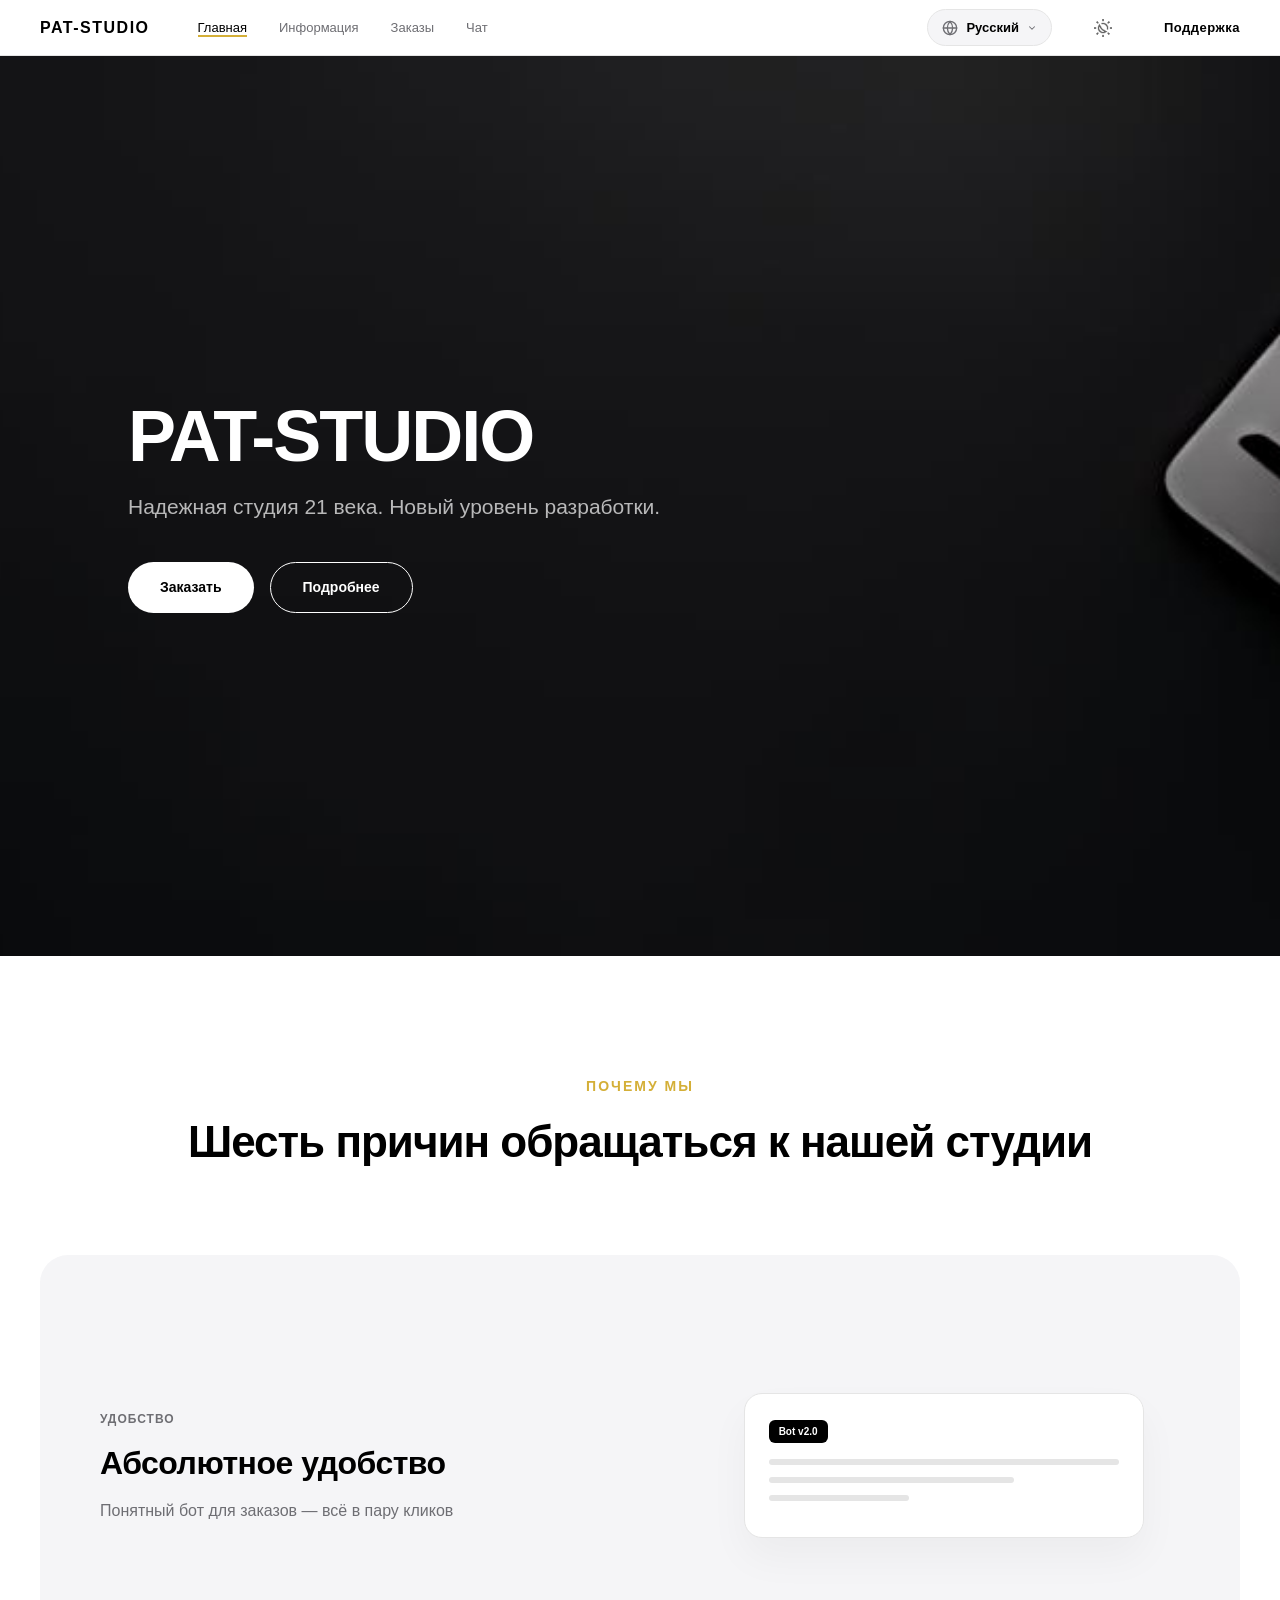
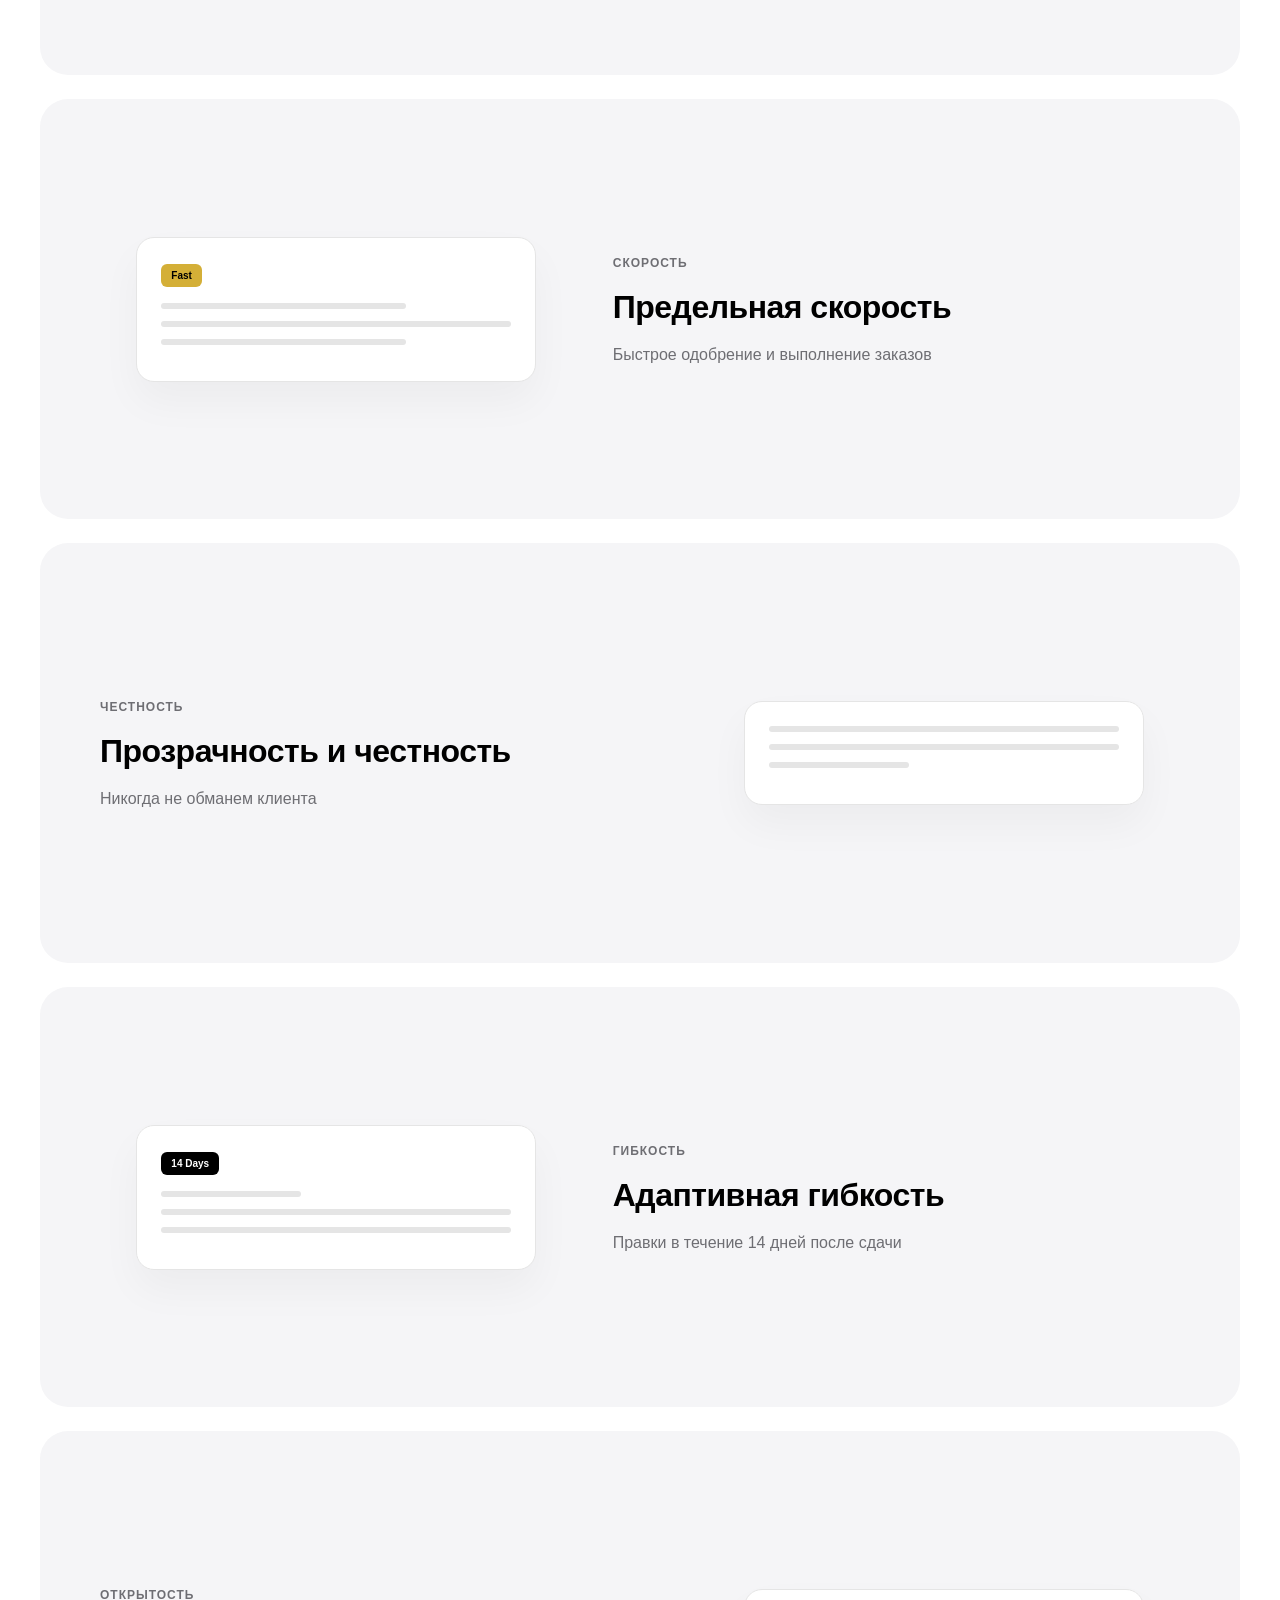
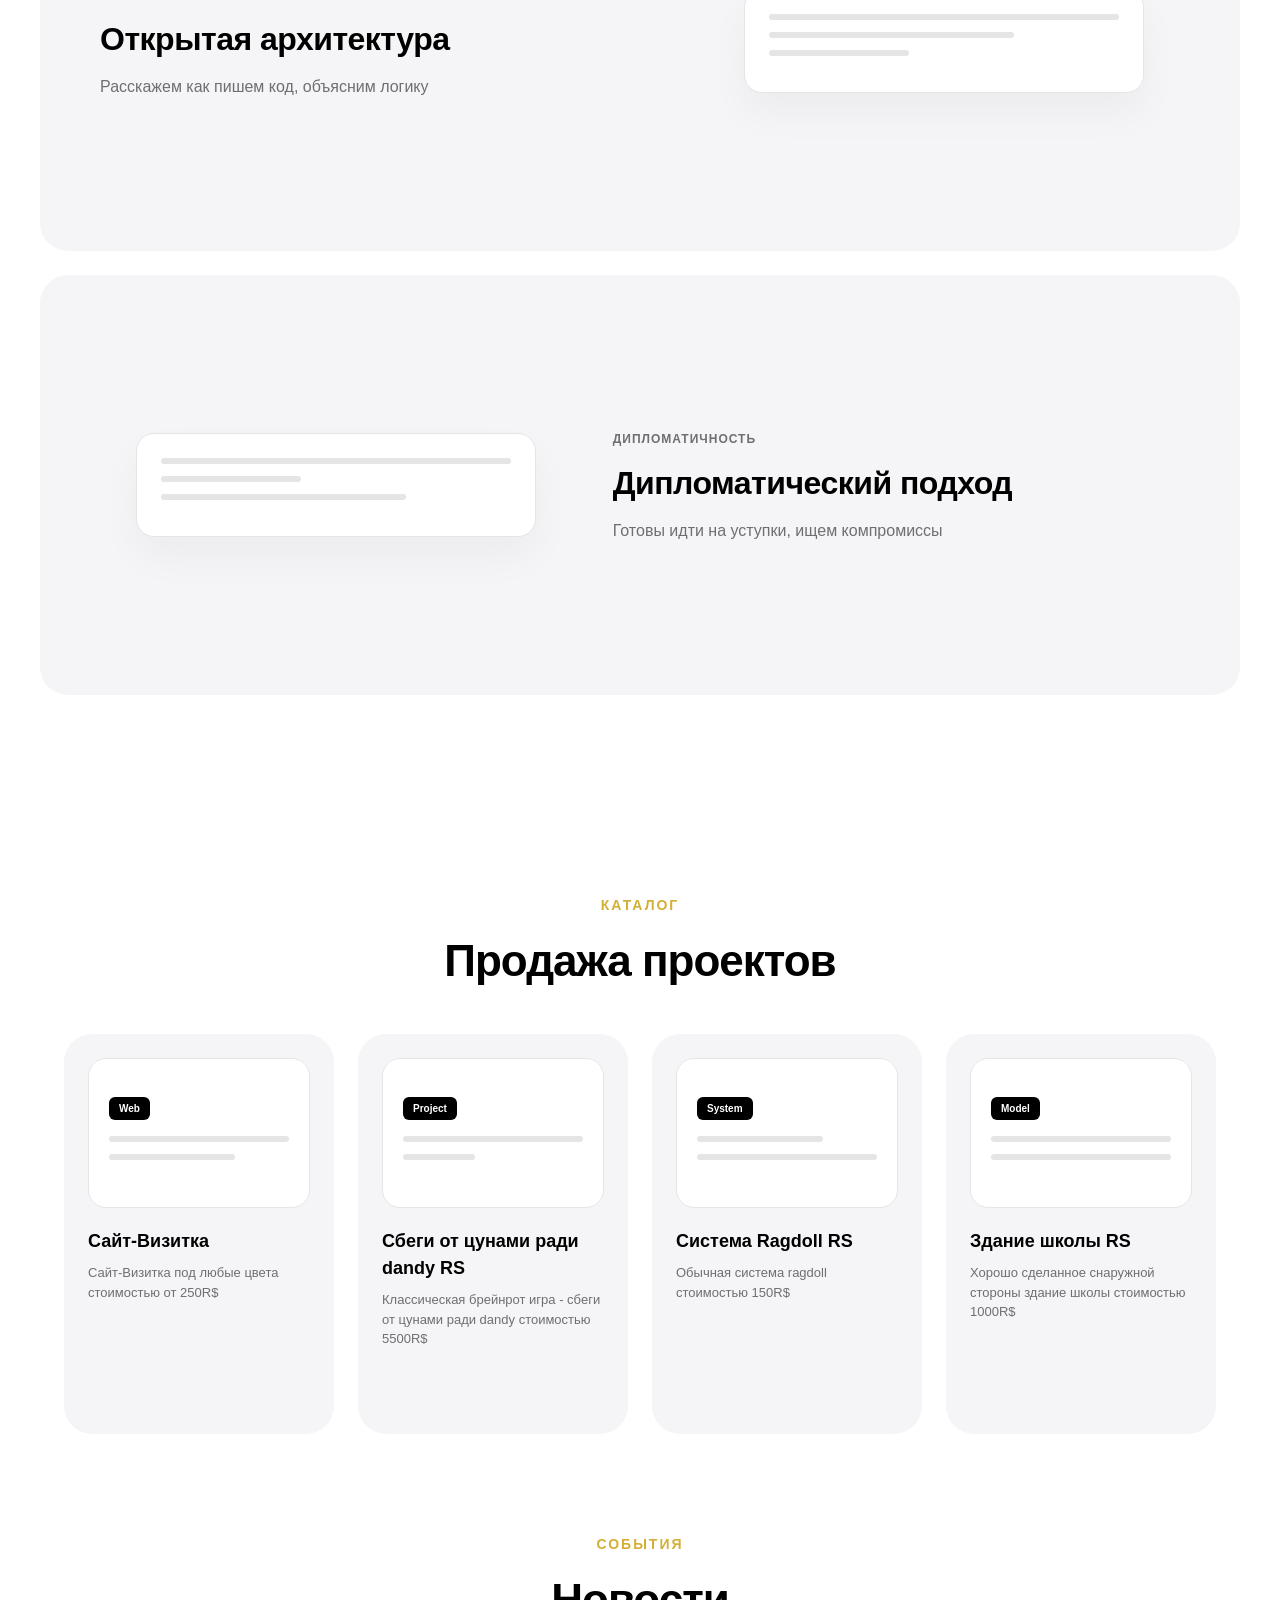
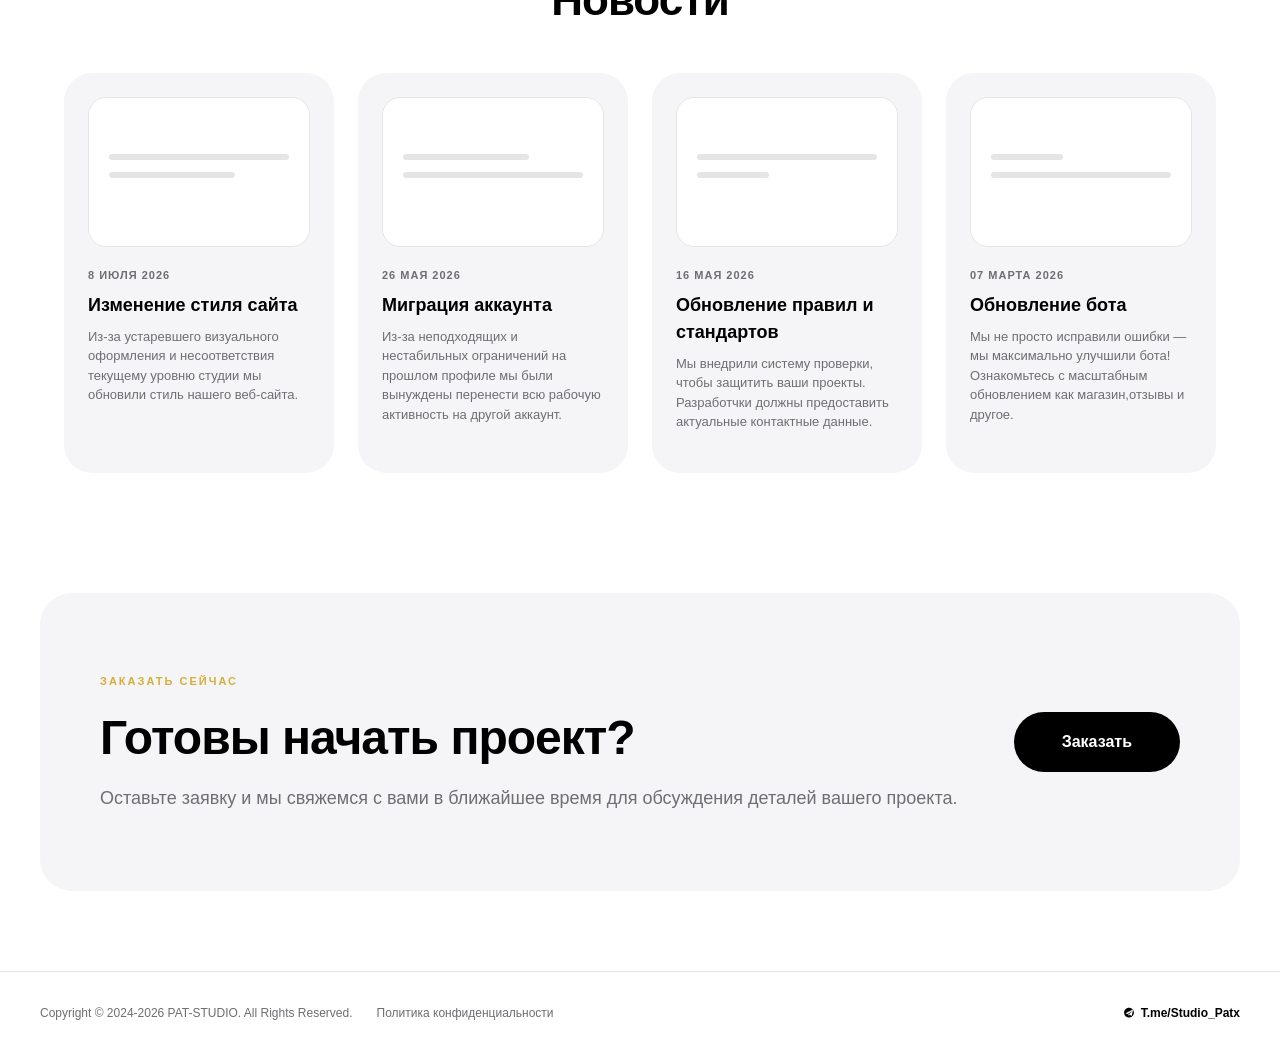
<file: index.html>
<!DOCTYPE html>
<html lang="en" data-theme="light">
<head>
    <meta charset="UTF-8">
    <meta name="viewport" content="width=device-width, initial-scale=1.0">
    <title>PAT-STUDIO</title>
    <script>
        const savedTheme = localStorage.getItem('pat_theme') || 'light';
        document.documentElement.setAttribute('data-theme', savedTheme);
    </script>
    <style>
        /*СИС*/
        :root {
            --bg-primary: #ffffff;
            --bg-secondary: #f5f5f7;
            --text-primary: #000000;
            --text-secondary: #6e6e73;
            --border-color: #e5e5e5;
            --badge-bg: #000000;
            --badge-text: #ffffff;
            --accent-gold: #d4af37;
            --font-samsung: "SamsungOne", "Inter", -apple-system, sans-serif;
            --transition-smooth: all 0.6s cubic-bezier(0.16, 1, 0.3, 1);
            --transition-fast: all 0.2s ease;
        }

        [data-theme="dark"] {
            --bg-primary: #000000;
            --bg-secondary: #0b0b0c;
            --text-primary: #ffffff;
            --text-secondary: #86868b;
            --border-color: #1a1a1a;
            --badge-bg: #ffffff;
            --badge-text: #000000;
        }

        /* --- БАЗОВЫЕ СТИЛИ --- */
        * {
            margin: 0;
            padding: 0;
            box-sizing: border-box;
            outline: none;
        }

        body {
            font-family: "SamsungOne", "Inter", "Helvetica Neue", Arial, sans-serif;
            background-color: var(--bg-primary);
            color: var(--text-primary);
            min-height: 100vh;
            overflow-x: hidden;
            -webkit-font-smoothing: antialiased;
            transition: background-color 0.5s ease, color 0.5s ease;
            line-height: 1.5;
        }

        body.rtl {
            direction: rtl;
        }

        /* --- СКРОЛЛБАР --- */
        ::-webkit-scrollbar {
            width: 8px;
        }
        ::-webkit-scrollbar-track {
            background: var(--bg-primary);
        }
        ::-webkit-scrollbar-thumb {
            background: var(--border-color);
            border-radius: 4px;
        }

        /* --- ТЕКСТОВЫЕ СТИЛИ И АНИМАЦИИ ВЫЯВЛЕНИЯ --- */
        .reveal {
            opacity: 0;
            transform: translateY(40px);
            transition: var(--transition-smooth);
        }

        .reveal.active {
            opacity: 1;
            transform: translateY(0);
        }

        /* --- ШАПКА САЙТА (HEADER) --- */
        .header {
            position: fixed;
            top: 0;
            left: 0;
            width: 100%;
            height: 56px;
            background: rgba(255, 255, 255, 0.7);
            backdrop-filter: blur(20px);
            -webkit-backdrop-filter: blur(20px);
            z-index: 1000;
            border-bottom: 1px solid var(--border-color);
            display: flex;
            align-items: center;
            transition: border-color 0.5s ease, background-color 0.5s ease;
        }


        [data-theme="dark"] .header {
            background: rgba(0, 0, 0, 0.7);
        }

        .header-container {
            width: 100%;
            max-width: 1440px;
            margin: 0 auto;
            padding: 0 40px;
            display: flex;
            justify-content: space-between;
            align-items: center;
        }

        .logo-zone {
            display: flex;
            align-items: center;
            gap: 48px;
        }

        .logo {
            font-size: 16px;
            font-weight: 800;
            letter-spacing: 1.5px;
            text-transform: uppercase;
            text-decoration: none;
            color: var(--text-primary);
            transition: opacity 0.2s;
        }

        .logo:hover {
            opacity: 0.7;
        }


        .nav-menu {
            display: flex;
            gap: 32px;
            list-style: none;
            height: 100%;
            margin: 0;
            padding: 0;
        }

        .nav-menu li {
            display: flex;
            align-items: center;
            height: 100%;
        }


        .nav-link {
            font-size: 13px;
            font-weight: 500;
            text-decoration: none;
            color: var(--text-secondary);
            transition: var(--transition-fast);
            position: relative;
            display: flex;
            align-items: center;
            height: 100%;
            cursor: pointer;
        }

        .nav-link:hover {
            color: var(--text-primary);
        }


        .nav-link.active {
            color: var(--text-primary);
        }

        .nav-link.active::after {
            content: '';
            position: absolute;
            bottom: 0;
            left: 0;
            right: 0;
            height: 2px;
            background: var(--accent-gold);
            z-index: 1005;
        }

        .controls-zone {
            display: flex;
            align-items: center;
            gap: 24px;
        }

        .header-support {
            font-size: 14px;
            font-weight: 800;
            letter-spacing: 0.5px;
            text-decoration: none;
            color: #000000;
            transition: opacity 0.2s ease;
            display: inline-flex;
            align-items: center;
            margin-left: 20px;
        }

        .header-support:hover {
            opacity: 0.7;
        }

        [data-theme="dark"] .header-support {
            color: #ffffff;
        }

        @media (max-width: 600px) {
            .header-support {
                font-size: 12px;
                margin-left: 12px;
            }
        }

        .controls-zone {
            display: flex;
            align-items: center;
            gap: 24px;
        }

        .header-support {
            font-size: 13px;
            font-weight: 800;
            letter-spacing: 0.5px;
            text-decoration: none;
            color: #000000;
            transition: opacity 0.2s ease;
            display: inline-flex;
            align-items: center;
            margin-left: 20px;
        }

        .header-support:hover {
            opacity: 0.7;
        }

        [data-theme="dark"] .header-support {
            color: #ffffff;
        }

        @media (max-width: 600px) {
            .header-support {
                font-size: 12px;
                margin-left: 12px;
            }
        }

        /* --- СТИЛИ ДЛЯ КАСТОМНОГО ПЕРЕКЛЮЧАТЕЛЯ ЯЗЫКОВ --- */

        .lang-wrapper {
            display: flex;
            align-items: center;
            gap: 8px;
            position: relative;
            padding: 8px 14px;
            border-radius: 50px;
            background: var(--bg-secondary);
            border: 1px solid var(--border-color);
            transition: background-color 0.2s ease, border-color 0.2s ease;
            cursor: pointer;
            user-select: none;
        }

        .lang-wrapper:hover {
            background: var(--border-color);
        }

        .lang-icon {
            width: 16px;
            height: 16px;
            stroke: var(--text-secondary);
            transition: stroke 0.2s ease;
        }

        .lang-wrapper:hover .lang-icon {
            stroke: var(--text-primary);
        }

        .lang-current {
            font-size: 13px;
            font-weight: 600;
            color: var(--text-primary);
            font-family: "SamsungOne", "Inter", "Helvetica Neue", Arial, sans-serif;
        }

        .lang-arrow {
            stroke: var(--text-secondary);
            transition: transform 0.3s cubic-bezier(0.16, 1, 0.3, 1), stroke 0.2s ease;
        }


        .lang-wrapper.open .lang-arrow {
            transform: rotate(180deg);
            stroke: var(--text-primary);
        }


        .lang-dropdown {
            position: absolute;
            top: calc(100% + 8px);
            right: 0;
            background: var(--bg-secondary);
            border: 1px solid var(--border-color);
            border-radius: 16px;
            padding: 6px;
            min-width: 130px;
            display: flex;
            flex-direction: column;
            gap: 2px;
            box-shadow: 0 10px 30px rgba(0, 0, 0, 0.1);
            opacity: 0;
            pointer-events: none;
            transform: translateY(-10px);
            transition: opacity 0.3s cubic-bezier(0.16, 1, 0.3, 1), transform 0.3s cubic-bezier(0.16, 1, 0.3, 1);
            z-index: 1100;
        }

        .lang-wrapper.open .lang-dropdown {
            opacity: 1;
            pointer-events: auto;
            transform: translateY(0);
        }


        .lang-option {
            padding: 8px 12px;
            font-size: 13px;
            font-weight: 500;
            color: var(--text-primary);
            border-radius: 10px;
            font-family: "SamsungOne", "Inter", "Helvetica Neue", Arial, sans-serif;
            transition: background-color 0.2s ease;
            text-align: left;
        }


        body.rtl .lang-option {
            text-align: right;
        }

        .lang-option:hover {
            background: var(--border-color);
        }

        .theme-toggle-btn {
            background: none;
            border: none;
            padding: 8px;
            margin-left: 10px;
            cursor: pointer;
            display: inline-flex;
            align-items: center;
            justify-content: center;
            border-radius: 50px;
            transition: background-color 0.2s ease;
        }

        .theme-toggle-btn:hover {
            background: var(--border-color);
}

        .theme-icon {
            width: 18px;
            height: 18px;
            display: block;
            filter: brightness(0) opacity(0.6);
            transition: filter 0.2s ease;
        }

        .theme-icon {
            width: 18px;
            height: 18px;
            display: block;

            filter: brightness(0) opacity(0.6);
            transition: filter 0.2s ease, opacity 0.2s ease;
        }

        [data-theme="dark"] .theme-icon {
            filter: brightness(0) invert(1) opacity(0.6);
        }

        [data-theme="dark"] .theme-toggle-btn:hover .theme-icon {
            filter: brightness(0) invert(1) opacity(1);
        }

        .theme-toggle-btn:hover .theme-icon {
            filter: brightness(0) opacity(1);
        }

        body.dark .theme-icon {
            filter: brightness(1) opacity(0.6);
        }
        body.dark .theme-toggle-btn:hover .theme-icon {
            filter: brightness(1) opacity(1);
        }

        /* --- ГЛАВНЫЙ ЭКРАН (HERO SECTION) --- */
        .hero-section {
            position: relative;
            height: 100vh;
            display: flex;
            flex-direction: column;
            justify-content: center;
            align-items: flex-start;
            text-align: left;
            padding: 0 10%;
            background: #000000 url('indexim.jpg') center/cover no-repeat;
            img {max-width: 100%}
            color: #ffffff;
            z-index: 1;
            margin-top: 56px;
        }

        .hero-title {
            font-size: 72px;
            font-weight: 800;
            line-height: 1.05;
            letter-spacing: -2px;
            margin-bottom: 16px;
            max-width: 900px;
            text-align: left;
        }

        .hero-subtitle {
            font-size: 21px;
            color: rgba(255, 255, 255, 0.7);
            max-width: 600px;
            margin-bottom: 40px;
            font-weight: 400;
            text-align: left;
        }

        .hero-cta-group {
            display: flex;
            gap: 16px;
            justify-content: flex-start;
        }

        .btn-premium {
            display: inline-flex;
            align-items: center;
            justify-content: center;
            padding: 14px 32px;
            border-radius: 50px;
            font-size: 14px;
            font-weight: 600;
            text-decoration: none;
            transition: var(--transition-smooth);
            border: none;
            cursor: pointer;
            font-family: "SamsungOne", "Inter", "Helvetica Neue", Arial, sans-serif;
        }

        .btn-premium.primary {
            background: #ffffff;
            color: #000000;
        }

        .btn-premium.primary:hover {
            transform: scale(1.03);
            opacity: 0.9;
        }

        .btn-premium.secondary {
            background: transparent;
            border: 1px solid #ffffff;
            color: #ffffff;
        }

        .btn-premium.secondary:hover {
            background: rgba(255, 255, 255, 0.1);
            transform: scale(1.03);
        }

        /* --- СЕКЦИЯ ПЛАШЕК SAMSUNG-STYLE (SHOWCASE STACK) --- */
        .showcase-section {
            padding: 120px 40px;
            max-width: 1440px;
            margin: 0 auto;
            background: var(--bg-primary);
        }

        .section-header {
            margin-bottom: 80px;
            text-align: center;
        }

        .section-tag {
            font-size: 14px;
            font-weight: 700;
            color: var(--accent-gold);
            text-transform: uppercase;
            letter-spacing: 2px;
            margin-bottom: 12px;
            display: block;
        }

        .section-main-title {
            font-size: 44px;
            font-weight: 700;
            letter-spacing: -1px;
            color: var(--text-primary);
        }

        .samsung-container {
            display: flex;
            flex-direction: column;
            gap: 24px;
        }

        .samsung-plate {
            background: var(--bg-secondary);
            border-radius: 28px;
            padding: 60px;
            display: grid;
            grid-template-columns: 1.2fr 1fr;
            gap: 40px;
            align-items: center;
            min-height: 420px;
            overflow: hidden;
            position: relative;
            transition: transform 0.5s ease, background-color 0.5s ease;
        }

        .samsung-plate:hover {
            transform: translateY(-4px);
        }

        .samsung-plate.inverted {
            grid-template-columns: 1fr 1.2fr;
        }

        .plate-info {
            z-index: 2;
        }

        .plate-tag {
            font-size: 12px;
            font-weight: 700;
            text-transform: uppercase;
            letter-spacing: 1px;
            margin-bottom: 16px;
            color: var(--text-secondary);
            display: inline-block;
        }

        .plate-title {
            font-size: 32px;
            font-weight: 700;
            line-height: 1.2;
            margin-bottom: 16px;
            letter-spacing: -0.5px;
            color: var(--text-primary);
        }

        .plate-text {
            font-size: 16px;
            color: var(--text-secondary);
            line-height: 1.6;
            max-width: 480px;
        }

        .plate-visual {
            position: relative;
            width: 100%;
            height: 100%;
            min-height: 280px;
            display: flex;
            align-items: center;
            justify-content: center;
        }

        .ui-mockup {
            background: var(--bg-primary);
            border: 1px solid var(--border-color);
            border-radius: 18px;
            width: 100%;
            max-width: 400px;
            padding: 24px;
            box-shadow: 0 20px 40px rgba(0,0,0,0.04);
            transform: translateY(20px);
            opacity: 0;
            transition: all 0.8s cubic-bezier(0.16, 1, 0.3, 1) 0.2s;
        }

        .samsung-plate.active .ui-mockup {
            transform: translateY(0);
            opacity: 1;
        }

        .ui-line {
            height: 6px;
            background: var(--border-color);
            border-radius: 4px;
            margin-bottom: 12px;
        }
        .ui-line.short { width: 40%; }
        .ui-line.medium { width: 70%; }
        .ui-line.long { width: 100%; }

        .ui-badge-preview {
            display: inline-block;
            background: var(--badge-bg);
            color: var(--badge-text);
            padding: 4px 10px;
            font-size: 10px;
            font-weight: 700;
            border-radius: 6px;
            margin-bottom: 16px;
        }

        /* --- СЕКЦИЯ КОНТРАСТНОГО ЗАКАЗА (BLACK CARD ORDER) --- */
        .order-showcase-section {
        padding: 80px 40px;
        background: var(--bg-primary);
    }

    .premium-order-card {
        background: var(--bg-secondary);
        color: var(--text-primary);
        border-radius: 32px;
        padding: 80px 60px;
        max-width: 1360px;
        margin: 0 auto;
        display: flex;
        justify-content: space-between;
        align-items: center;
        position: relative;
        overflow: hidden;
        border: none;
        transition: transform 0.5s ease, background-color 0.5s ease;
    }

    .premium-order-card:hover {
        transform: translateY(-4px);
    }

    .order-card-tag {
        font-size: 11px;
        font-weight: 700;
        text-transform: uppercase;
        letter-spacing: 2px;
        color: var(--accent-gold);
        margin-bottom: 20px;
        display: block;
    }

    .order-card-title {
        font-size: 48px;
        font-weight: 700;
        line-height: 1.15;
        letter-spacing: -1px;
        margin-bottom: 20px;
    }

    .order-card-desc {
        font-size: 18px;
        color: var(--text-secondary);
        line-height: 1.45;
    }

    .btn-order-glow {
        background: var(--text-primary);
        color: var(--bg-primary);
        padding: 18px 48px;
        border-radius: 50px;
        font-size: 16px;
        font-weight: 700;
        text-decoration: none;
        display: inline-block;
        transition: var(--transition-smooth);
        border: none;
    }

    .btn-order-glow:hover {
        transform: scale(1.05);
        opacity: 0.9;
    }

        /* --- МИНИМАЛИСТИЧНЫЙ КОМПАКТНЫЙ ФУТЕР (SMALL FOOTER) --- */
        .footer {
            background: var(--bg-primary);
            border-top: 1px solid var(--border-color);
            padding: 32px 40px;
            font-size: 12px;
            color: var(--text-secondary);
            transition: background-color 0.5s ease, border-color 0.5s ease;
        }

        .footer-container {
            max-width: 1440px;
            margin: 0 auto;
            display: flex;
            justify-content: space-between;
            align-items: center;
        }

        .footer-left {
            display: flex;
            align-items: center;
            gap: 24px;
        }

        .footer-copyright {
            font-weight: 400;
        }

        .footer-links {
            display: flex;
            gap: 16px;
            list-style: none;
        }

        .footer-link-item a {
            color: var(--text-secondary);
            text-decoration: none;
            transition: var(--transition-fast);
        }

        .footer-link-item a:hover {
            color: var(--text-primary);
            text-decoration: underline;
        }

        .footer-right {
            display: flex;
            align-items: center;
            gap: 20px;
        }

        .footer-tg {
            display: flex;
            align-items: center;
            gap: 6px;
            color: var(--text-primary);
            text-decoration: none;
            font-weight: 600;
        }

        .footer-tg:hover {
            text-decoration: underline;
        }

        /* --- АДАПТИВНОСТЬ --- */
        @media (max-width: 1024px) {
            .samsung-plate, .samsung-plate.inverted {
                grid-template-columns: 1fr;
                padding: 40px;
                min-height: auto;
            }
            .premium-order-card {
                flex-direction: column;
                align-items: flex-start;
                gap: 40px;
                padding: 48px;
            }
            .hero-title { font-size: 52px; }
        }

        @media (max-width: 768px) {
            .header-container { padding: 0 20px; }
            .nav-menu { display: none; }
            .showcase-section { padding: 60px 20px; }
            .footer-container {
                flex-direction: column;
                align-items: flex-start;
                gap: 16px;
            }
            .hero-section { margin-top: 0; }
        }
    </style>
</head>
<body>

    <!-- ШАПКА САЙТА -->
    <header class="header">
    <div class="header-container">

        <div class="logo-zone">
            <a href="#" class="logo">PAT-STUDIO</a>
           <nav>
                <ul class="nav-menu">
                    <li><a href="index.html" class="nav-link active" data-key="navHome">Главная</a></li>
                    <li><a href="about.html" class="nav-link" data-key="navAbout">Информация</a></li>
                    <li><a href="orders.html" class="nav-link" data-key="navOrders">Заказы</a></li>
                    <li><a href="chat.html" class="nav-link" data-key="navChat">Чат</a></li>
                </ul>
            </nav>
        </div>

        <div class="controls-zone">

            <div class="lang-wrapper" id="customLangWidget" onclick="toggleLangMenu(event)">
                <svg class="lang-icon" width="16" height="16" viewBox="0 0 24 24" fill="none" stroke="currentColor" stroke-width="2" stroke-linecap="round" stroke-linejoin="round"><circle cx="12" cy="12" r="10"></circle><line x1="2" y1="12" x2="22" y2="12"></line><path d="M12 2a15.3 15.3 0 0 1 4 10 15.3 15.3 0 0 1-4 10 15.3 15.3 0 0 1-4-10 15.3 15.3 0 0 1 4-10z"></path></svg>
                <span class="lang-current" id="currentLangText">Русский</span>
                <svg class="lang-arrow" width="10" height="10" viewBox="0 0 24 24" fill="none" stroke="currentColor" stroke-width="2.5" stroke-linecap="round" stroke-linejoin="round"><polyline points="6 9 12 15 18 9"></polyline></svg>

                <select id="langSelect" style="display: none;" onchange="AppEngine.changeLanguage(this.value)">
                    <option value="ru">Русский</option>
                    <option value="en">English</option>
                    <option value="zh">中文</option>
                    <option value="it">Italiano</option>
                    <option value="ar">العربية</option>
                </select>

                <div class="lang-dropdown" id="langDropdownMenu">
                    <div class="lang-option" onclick="selectLanguage('ru', 'Русский')">Русский</div>
                    <div class="lang-option" onclick="selectLanguage('en', 'English')">English</div>
                    <div class="lang-option" onclick="selectLanguage('zh', '中文')">中文</div>
                    <div class="lang-option" onclick="selectLanguage('it', 'Italiano')">Italiano</div>
                    <div class="lang-option" onclick="selectLanguage('ar', 'العربية')">العربية</div>
                </div>
            </div>

            <button class="theme-toggle-btn" onclick="AppEngine.toggleTheme()" aria-label="Toggle Theme">
                <img src="theme.png" class="theme-icon" alt="Theme">
            </button>
            <a href="https://t.me/PaT_Support" target="_blank" class="header-support" data-key="headerSupport">Support</a>
        </div>
    </div>
</header>


    <!-- ГЛАВНЫЙ ЭКРАН -->
    <main class="hero-section">
        <h1 class="hero-title" data-key="heroTitle">PAT-STUDIO</h1>
        <p class="hero-subtitle" data-key="heroSubtitle">Надежная студия 21 века. Новый уровень разработки.</p>
        <div class="hero-cta-group">
            <a href="orders.html" class="btn-premium primary" data-key="heroBtn">Заказать</a>
            <a href="about.html" class="btn-premium secondary" data-key="navAbout">Подробнее</a>
        </div>
    </main>

    <!-- СЕКЦИЯ ПЛАШЕК SAMSUNG SHOWCASE -->
    <section class="showcase-section">
        <div class="section-header reveal">
            <span class="section-tag" data-key="sectionTag">Почему мы</span>
            <h2 class="section-main-title" data-key="sectionTitle">Шесть причин обращаться к нашей студии</h2>
        </div>

        <div class="samsung-container">
            <!-- Плашка 1 -->
            <div class="samsung-plate reveal">
                <div class="plate-info">
                    <span class="plate-tag" data-key="cardTitle1">УДОБСТВО</span>
                    <h3 class="plate-title" data-key="cardTitle1">Абсолютное удобство</h3>
                    <p class="plate-text" data-key="cardText1">Понятный бот для заказов — всё в пару кликов</p>
                </div>
                <div class="plate-visual">
                    <div class="ui-mockup">
                        <div class="ui-badge-preview">Bot v2.0</div>
                        <div class="ui-line long"></div>
                        <div class="ui-line medium"></div>
                        <div class="ui-line short"></div>
                    </div>
                </div>
            </div>

            <!-- Плашка 2 -->
            <div class="samsung-plate inverted reveal">
                <div class="plate-visual">
                    <div class="ui-mockup">
                        <div class="ui-badge-preview" style="background: var(--accent-gold); color: #000;">Fast</div>
                        <div class="ui-line medium"></div>
                        <div class="ui-line long"></div>
                        <div class="ui-line medium"></div>
                    </div>
                </div>
                <div class="plate-info">
                    <span class="plate-tag" data-key="cardTitle2">СКОРОСТЬ</span>
                    <h3 class="plate-title" data-key="cardTitle2">Предельная скорость</h3>
                    <p class="plate-text" data-key="cardText2">Быстрое одобрение и выполнение заказов</p>
                </div>
            </div>

            <!-- Плашка 3 -->
            <div class="samsung-plate reveal">
                <div class="plate-info">
                    <span class="plate-tag" data-key="cardTitle3">ЧЕСТНОСТЬ</span>
                    <h3 class="plate-title" data-key="cardTitle3">Прозрачность и честность</h3>
                    <p class="plate-text" data-key="cardText3">Никогда не обманем клиента</p>
                </div>
                <div class="plate-visual">
                    <div class="ui-mockup">
                        <div class="ui-line long"></div>
                        <div class="ui-line long"></div>
                        <div class="ui-line short"></div>
                    </div>
                </div>
            </div>

            <!-- Плашка 4 -->
            <div class="samsung-plate inverted reveal">
                <div class="plate-visual">
                    <div class="ui-mockup">
                        <div class="ui-badge-preview">14 Days</div>
                        <div class="ui-line short"></div>
                        <div class="ui-line long"></div>
                        <div class="ui-line long"></div>
                    </div>
                </div>
                <div class="plate-info">
                    <span class="plate-tag" data-key="cardTitle4">ГИБКОСТЬ</span>
                    <h3 class="plate-title" data-key="cardTitle4">Адаптивная гибкость</h3>
                    <p class="plate-text" data-key="cardText4">Правки в течение 14 дней после сдачи</p>
                </div>
            </div>

            <!-- Плашка 5 -->
            <div class="samsung-plate reveal">
                <div class="plate-info">
                    <span class="plate-tag" data-key="cardTitle5">ОТКРЫТОСТЬ</span>
                    <h3 class="plate-title" data-key="cardTitle5">Открытая архитектура</h3>
                    <p class="plate-text" data-key="cardText5">Расскажем как пишем код, объясним логику</p>
                </div>
                <div class="plate-visual">
                    <div class="ui-mockup">
                        <div class="ui-line long"></div>
                        <div class="ui-line medium"></div>
                        <div class="ui-line short"></div>
                    </div>
                </div>
            </div>

            <!-- Плашка 6 -->
            <div class="samsung-plate inverted reveal">
                <div class="plate-visual">
                    <div class="ui-mockup">
                        <div class="ui-line long"></div>
                        <div class="ui-line short"></div>
                        <div class="ui-line medium"></div>
                    </div>
                </div>
                <div class="plate-info">
                    <span class="plate-tag" data-key="cardTitle6">ДИПЛОМАТИЧНОСТЬ</span>
                    <h3 class="plate-title" data-key="cardTitle6">Дипломатический подход</h3>
                    <p class="plate-text" data-key="cardText6">Готовы идти на уступки, ищем компромиссы</p>
                </div>
            </div>
        </div>
    </section>

    <!-- <p>Проекты</p> -->

    <div class="section-header reveal" style="margin-top: 80px; margin-bottom: 40px;">
    <span class="section-tag" data-key="projectsSaleTag">Каталог</span>
    <h2 class="section-main-title" data-key="projectsSaleTitle">Продажа проектов</h2>
</div>

<div class="content-section-wrapper">
    <div class="products-grid reveal">
        <div class="product-card">
            <div class="product-visual">
                <div class="ui-mockup">
                    <div class="ui-badge-preview">Web</div>
                    <div class="ui-line long"></div>
                    <div class="ui-line medium"></div>
                </div>
            </div>
            <div class="product-info">
                <h4 class="product-title" data-key="projTitle1">Название проекта 1</h4>
                <p class="product-text" data-key="projText1">Краткое описание готового решения, его архитектуры и назначения.</p>
                <button class="product-buy-btn" data-key="projBuyBtn">Купить</button>
            </div>
        </div>

        <div class="product-card">
            <div class="product-visual">
                <div class="ui-mockup">
                    <div class="ui-badge-preview">Project</div>
                    <div class="ui-line long"></div>
                    <div class="ui-line short"></div>
                </div>
            </div>
            <div class="product-info">
                <h4 class="product-title" data-key="projTitle2">Название проекта 2</h4>
                <p class="product-text" data-key="projText2">Краткое описание готового решения, его архитектуры и назначения.</p>
                <button class="product-buy-btn" data-key="projBuyBtn">Купить</button>
            </div>
        </div>

        <div class="product-card">
            <div class="product-visual">
                <div class="ui-mockup">
                    <div class="ui-badge-preview">System</div>
                    <div class="ui-line medium"></div>
                    <div class="ui-line long"></div>
                </div>
            </div>
            <div class="product-info">
                <h4 class="product-title" data-key="projTitle3">Название проекта 3</h4>
                <p class="product-text" data-key="projText3">Краткое описание готового решения, его архитектуры и назначения.</p>
                <button class="product-buy-btn" data-key="projBuyBtn">Купить</button>
            </div>
        </div>

        <div class="product-card">
            <div class="product-visual">
                <div class="ui-mockup">
                    <div class="ui-badge-preview">Model</div>
                    <div class="ui-line long"></div>
                    <div class="ui-line long"></div>
                </div>
            </div>
            <div class="product-info">
                <h4 class="product-title" data-key="projTitle4">Название проекта 4</h4>
                <p class="product-text" data-key="projText4">Краткое описание готового решения, его архитектуры и назначения.</p>
                <button class="product-buy-btn" data-key="projBuyBtn">Купить</button>
            </div>
        </div>
    </div>
</div>

<div class="section-header reveal" style="margin-top: 100px; margin-bottom: 40px;">
    <span class="section-tag" data-key="newsSectionTag">События</span>
    <h2 class="section-main-title" data-key="newsSectionTitle">Новости</h2>
</div>

    <!-- <p>Новости</p> -->

<div class="content-section-wrapper">
    <div class="news-grid reveal">
        <div class="news-card">
            <div class="news-visual">
                <div class="ui-mockup">
                    <div class="ui-line long"></div>
                    <div class="ui-line medium"></div>
                </div>
            </div>
            <div class="news-info">
                <span class="news-date-tag" data-key="newsDate1">08 июля 2026</span>
                <h4 class="news-title" data-key="newsTitle1">Изменение стиля сайта</h4>
                <p class="news-text" data-key="newsText1">Из-за устаревшего визуального оформления и несоответствия текущему уровню студии мы обновили стиль нашего веб-сайта.</p>
            </div>
        </div>

        <div class="news-card">
            <div class="news-visual">
                <div class="ui-mockup">
                    <div class="ui-line medium"></div>
                    <div class="ui-line long"></div>
                </div>
            </div>
            <div class="news-info">
                <span class="news-date-tag" data-key="newsDate2">26 МАЯ 2026</span>
                <h4 class="news-title" data-key="newsTitle2">Миграция аккаунта</h4>
                <p class="news-text" data-key="newsText2">Из-за неподходящих и нестабильных ограничений на прошлом профиле мы были вынуждены перенести всю рабочую активность на другой аккаунт.</p>
            </div>
        </div>

        <div class="news-card">
            <div class="news-visual">
                <div class="ui-mockup">
                    <div class="ui-line long"></div>
                    <div class="ui-line short"></div>
                </div>
            </div>
            <div class="news-info">
                <span class="news-date-tag" data-key="newsDate3">16 МАЯ 2026</span>
                <h4 class="news-title" data-key="newsTitle3">Обновление правил и стандартов</h4>
                <p class="news-text" data-key="newsText3">Мы внедрили систему проверки, чтобы защитить ваши проекты. Разработчки должны предоставить актуальные контактные данные.</p>
            </div>
        </div>

        <div class="news-card">
            <div class="news-visual">
                <div class="ui-mockup">
                    <div class="ui-line short"></div>
                    <div class="ui-line long"></div>
                </div>
            </div>
            <div class="news-info">
                <span class="news-date-tag" data-key="newsDate4">7 марта 2026</span>
                <h4 class="news-title" data-key="newsTitle4">Обновление бота</h4>
                <p class="news-text" data-key="newsText4">Мы не просто исправили ошибки — мы максимально улучшили бота! Ознакомьтесь с масштабным обновлением как магазин,отзывы и другое.</p>
            </div>
        </div>
    </div>
</div>

        <!-- <p>Стили</p> -->

<style>
    .content-section-wrapper {
        width: 100%;
        max-width: 1200px;
        margin: 0 auto;
        padding: 0 24px;
    }

    .products-grid, .news-grid {
        display: grid;
        grid-template-columns: repeat(4, 1fr);
        gap: 24px;
        width: 100%;
        margin-bottom: 40px;
    }

    /* Карточка Проектов */
    .product-card {
        background: var(--bg-secondary);
        border-radius: 28px;
        padding: 24px;
        display: flex;
        flex-direction: column;
        justify-content: space-between;
        min-height: 400px;
        transition: transform 0.4s ease, background-color 0.5s ease;
        overflow: hidden;
    }

    .product-card:hover {
        transform: translateY(-4px);
    }

    /* Внутренний UI-контейнер для визуала */
    .product-visual {
        background: var(--bg-primary);
        border-radius: 18px;
        padding: 20px;
        height: 150px;
        display: flex;
        align-items: center;
        justify-content: center;
        margin-bottom: 20px;
        border: 1px solid var(--border-color);
    }

    .product-visual .ui-mockup {
        opacity: 1;
        transform: none;
        box-shadow: none;
        padding: 0;
        border: none;
        width: 100%;
    }

    .product-info {
        display: flex;
        flex-direction: column;
        flex-grow: 1;
    }

    .product-title {
        font-size: 18px;
        font-weight: 700;
        color: var(--text-primary);
        margin-bottom: 8px;
    }

    .product-text {
        font-size: 13px;
        color: var(--text-secondary);
        line-height: 1.5;
        margin-bottom: 20px;
        flex-grow: 1;
    }

    .product-buy-btn {
        width: 100%;
        padding: 12px;
        background: var(--text-primary);
        color: var(--bg-primary);
        border: none;
        border-radius: 50px;
        font-size: 13px;
        font-weight: 600;
        cursor: pointer;
        opacity: 0;
        transform: translateY(10px);
        transition: opacity 0.3s ease, transform 0.3s ease, background-color 0.2s ease;
    }

    .product-card:hover .product-buy-btn {
        opacity: 1;
        transform: translateY(0);
    }

    .product-buy-btn:hover {
        background: var(--accent-gold);
        color: #000000;
    }

    /* Карточка Новостей */
    .news-card {
        background: var(--bg-secondary);
        border-radius: 28px;
        padding: 24px;
        display: flex;
        flex-direction: column;
        min-height: 400px;
        transition: transform 0.4s ease, background-color 0.5s ease;
        overflow: hidden;
    }

    .news-card:hover {
        transform: translateY(-4px);
    }

    .news-visual {
        background: var(--bg-primary);
        border-radius: 18px;
        padding: 20px;
        height: 150px;
        display: flex;
        align-items: center;
        justify-content: center;
        margin-bottom: 20px;
        border: 1px solid var(--border-color);
    }

    .news-visual .ui-mockup {
        opacity: 1;
        transform: none;
        box-shadow: none;
        padding: 0;
        border: none;
        width: 100%;
    }

    .news-info {
        display: flex;
        flex-direction: column;
        flex-grow: 1;
    }

    .news-date-tag {
        font-size: 11px;
        font-weight: 700;
        text-transform: uppercase;
        letter-spacing: 1px;
        color: var(--text-secondary);
        margin-bottom: 8px;
    }

    .news-title {
        font-size: 18px;
        font-weight: 700;
        color: var(--text-primary);
        margin-bottom: 8px;
    }

    .news-text {
        font-size: 13px;
        color: var(--text-secondary);
        line-height: 1.5;
    }

    @media (max-width: 1200px) {
        .products-grid, .news-grid {
            grid-template-columns: repeat(2, 1fr);
        }
    }

    @media (max-width: 600px) {
        .products-grid, .news-grid {
            grid-template-columns: 1fr;
        }
        .product-buy-btn {
            opacity: 1;
            transform: none;
        }
    }
</style>

    <!-- КОНТРАСТНАЯ ЧЕРНАЯ ПЛАШКА С ТЕКСТОМ И КНОПКОЙ ЗАКАЗА -->
    <section class="order-showcase-section">
        <div class="premium-order-card reveal">
            <div class="order-card-left">
                <span class="order-card-tag" data-key="orderTag">Заказать сейчас</span>
                <h2 class="order-card-title" data-key="orderTitle">Готовы начать проект?</h2>
                <p class="order-card-desc" data-key="orderDesc">Оставьте заявку и мы свяжемся с вами в ближайшее время для обсуждения деталей вашего проекта.</p>
            </div>
            <div class="order-card-right">
                <a href="orders.html" class="btn-order-glow" data-key="heroBtn">Заказать</a>
            </div>
        </div>
    </section>

    <!-- НИЖНИЙ БАР -->
    <footer class="footer">
        <div class="footer-container">
            <div class="footer-left">
                <span class="footer-copyright">Copyright © 2024-2026 PAT-STUDIO. All Rights Reserved.</span>
                <ul class="footer-links">
                    <li class="footer-link-item"><a href="/license.html" data-key="footerTerms">Политика конфиденциальности</a></li>
                </ul>
            </div>
            <div class="footer-right">
                <a href="https://t.me/Studio_Patx" target="_blank" class="footer-tg">
                    <svg width="12" height="12" viewBox="0 0 24 24" fill="currentColor"><path d="M12.003 21.144c-4.832 0-8.991-3.614-9.664-8.384l-.008-.073c-.76-5.41 3.018-10.273 8.428-11.033 5.41-.76 10.273 3.018 11.033 8.428.718 5.112-2.617 9.805-7.697 10.91l-.147.03c-.636.126-1.288.193-1.945.193zm-1.573-7.536l.247 3.513c.354 0 .506-.163.69-.34l1.636-1.574 3.394 2.503c.623.344 1.07.167 1.226-.575l2.224-10.48c.227-.91-.346-1.32-.942-1.052L6.151 12.04c-.883.22-.873.714-.155.935l3.328 1.04 7.712-4.866c.363-.22.696-.102.424.14l-6.248 5.64-.176-.328z"/></svg>
                    T.me/Studio_Patx
                </a>
            </div>
        </div>
    </footer>

    <!-- СИСТЕМНЫЕ СКРИПТЫ, АНИМАЦИИ И ПЕРЕВОДЫ -->
    <script>
        const AppEngine = {
            translations: {
            ru: {
                    headerSupport: "Поддержка",
                    projectsSaleTag: "Каталог",
                    projectsSaleTitle: "Продажа проектов",
                    projBuyBtn: "Купить",
                    projTitle1: "Сайт-Визитка",
                    projText1: "Сайт-Визитка под любые цвета стоимостью от 250R$",
                    projTitle2: "Сбеги от цунами ради dandy RS",
                    projText2: "Классическая брейнрот игра - сбеги от цунами ради dandy стоимостью 5500R$",
                    projTitle3: "Система Ragdoll RS",
                    projText3: "Обычная система ragdoll стоимостью 150R$",
                    projTitle4: "Здание школы RS",
                    projText4: "Хорошо сделанное снаружной стороны здание школы стоимостью 1000R$",
                    newsSectionTag: "События",
                    newsSectionTitle: "Новости",
                    newsDate1: "8 июля 2026",
                    newsTitle1: "Изменение стиля сайта",
                    newsText1: "Из-за устаревшего визуального оформления и несоответствия текущему уровню студии мы обновили стиль нашего веб-сайта.",
                    newsDate2: "26 МАЯ 2026",
                    newsTitle2: "Миграция аккаунта",
                    newsText2: "Из-за неподходящих и нестабильных ограничений на прошлом профиле мы были вынуждены перенести всю рабочую активность на другой аккаунт.",
                    newsDate3: "16 МАЯ 2026",
                    newsTitle3: "Обновление правил и стандартов",
                    newsText3: "Мы внедрили систему проверки, чтобы защитить ваши проекты. Разработчки должны предоставить актуальные контактные данные.",
                    newsDate4: "07 марта 2026",
                    newsTitle4: "Обновление бота",
                    newsText4: "Мы не просто исправили ошибки — мы максимально улучшили бота! Ознакомьтесь с масштабным обновлением как магазин,отзывы и другое."
                },
                en: {
                    headerSupport: "Support",
                    navHome: "Home",
                    navAbout: "About",
                    navOrders: "Orders",
                    navChat: "Chat",
                    heroTitle: "PAT-STUDIO",
                    heroSubtitle: "Reliable 21st-century studio. A new level of development.",
                    heroBtn: "Order Now",
                    sectionTag: "Why Us",
                    sectionTitle: "Six reasons to choose our studio",
                    cardTitle1: "CONVENIENCE",
                    cardText1: "Clear order bot — everything in a couple of clicks",
                    cardTitle2: "SPEED",
                    cardText2: "Fast approval and order execution",
                    cardTitle3: "HONESTY",
                    cardText3: "We never deceive our clients",
                    cardTitle4: "FLEXIBILITY",
                    cardText4: "Edits within 14 days after delivery",
                    cardTitle5: "OPENNESS",
                    cardText5: "We'll explain how we code and our logic",
                    cardTitle6: "DIPLOMACY",
                    cardText6: "Ready to make concessions, seeking compromises",
                    orderTag: "Order Now",
                    orderTitle: "Ready to start your project?",
                    orderDesc: "Leave a request and we will contact you soon to discuss the details of your project.",
                    footerTerms: "Privacy Policy",
                    projectsSaleTag: "Catalog",
                    projectsSaleTitle: "Projects for Sale",
                    projBuyBtn: "Buy",
                    projTitle1: "Business Card Website",
                    projText1: "Business card website in any colors starting from 250R$",
                    projTitle2: "Escape from tsunami for dandy RS",
                    projText2: "Classic brainrot game - escape from tsunami for dandy costing 5500R$",
                    projTitle3: "Ragdoll System RS",
                    projText3: "Regular ragdoll system costing 150R$",
                    projTitle4: "School Building RS",
                    projText4: "A well-made school building from the outside costing 1000R$",
                    newsSectionTag: "Events",
                    newsSectionTitle: "News",
                    newsDate1: "July 8, 2026",
                    newsTitle1: "Website Style Change",
                    newsText1: "Due to an outdated visual design and inconsistency with the studio's current level, we have updated the style of our website.",
                    newsDate2: "MAY 26, 2026",
                    newsTitle2: "Account Migration",
                    newsText2: "Due to unsuitable and unstable restrictions on the previous profile, we were forced to move all work activity to another account.",
                    newsDate3: "MAY 16, 2026",
                    newsTitle3: "Rules and Standards Update",
                    newsText3: "We have implemented a verification system to protect your projects. Developers must provide up-to-date contact details.",
                    newsDate4: "March 07, 2026",
                    newsTitle4: "Bot Update",
                    newsText4: "We didn't just fix bugs — we improved the bot to the maximum! Check out the massive update including the shop, reviews, and more."
                },
                zh: {
                    headerSupport: "支援",
                    navHome: "首页",
                    navAbout: "关于我们",
                    navOrders: "订单",
                    navChat: "聊天",
                    heroTitle: "PAT-STUDIO",
                    heroSubtitle:"可靠的21世紀工作室。一個全新的發展階段.",
                    heroBtn: "立即订购",
                    sectionTag: "为什么选择我们",
                    sectionTitle: "选择我们工作室 my六大理由",
                    cardTitle1: "便利",
                    cardText1: "清晰的订购机器人 — 只需点击几下即可完成一切",
                    cardTitle2: "速度",
                    cardText2: "快速审批与订单执行",
                    cardTitle3: "诚实",
                    cardText3: "我们从不欺骗客户",
                    cardTitle4: "灵活性",
                    cardText4: "交付后14天内可进行修改",
                    cardTitle5: "开放性",
                    cardText5: "我们会解释我们的编码方式和逻辑",
                    cardTitle6: "外交手腕",
                    cardText6: "乐于做出让步，寻找折中方案",
                    orderTag: "立即订购",
                    orderTitle: "准备好开始您的项目了吗？",
                    orderDesc: "留下您的申请，我们很快会与您联系以讨论项目的细节。",
                    footerTerms: "隐私政策",
                    projectsSaleTag: "目录",
                    projectsSaleTitle: "项目出售",
                    projBuyBtn: "购买",
                    projTitle1: "名片网站",
                    projText1: "适合任何颜色的名片网站，价格从 250R$ 起",
                    projTitle2: "为了 dandy RS 逃离海啸",
                    projText2: "经典的脑腐（Brainrot）游戏 - 为了 dandy 逃离海啸，价格 5500R$",
                    projTitle3: "Ragdoll RS 系统",
                    projText3: "普通的 ragdoll 系统，价格 150R$",
                    projTitle4: "学校建筑 RS",
                    projText4: "外观制作精良的学校建筑，价格 1000R$",
                    newsSectionTag: "活动",
                    newsSectionTitle: "新闻",
                    newsDate1: "2026年7月8日",
                    newsTitle1: "网站风格变更",
                    newsText1: "由于视觉设计陈旧且不符合工作室当前的水准，我们更新了网站的整体风格。",
                    newsDate2: "2026年5月26日",
                    newsTitle2: "账户迁移",
                    newsText2: "由于旧个人资料存在不合适且不稳定的限制，我们不得不将所有工作业务迁移至另一个账户。",
                    newsDate3: "2026年5月16日",
                    newsTitle3: "规则与标准更新",
                    newsText3: "我们引入了验证系统以保护您的项目。开发人员必须提供最新的联系方式。",
                    newsDate4: "2026年3月07日",
                    newsTitle4: "机器人更新",
                    newsText4: "我们不仅修复了错误 — 还将机器人优化到了极致！快来了解包含商店、评价等内容的大规模更新吧。"
                },
                it: {
                    headerSupport: "Supporto",
                    navHome: "Home",
                    navAbout: "Chi Siamo",
                    navOrders: "Ordini",
                    navChat: "Chat",
                    heroTitle: "PAT-STUDIO",
                    heroSubtitle: "Uno studio affidabile del XXI secolo. Un nuovo livello di sviluppo.",
                    heroBtn: "Ordina Ora",
                    sectionTag: "Perché Sceglierci",
                    sectionTitle: "Sei motivi per scegliere il nostro studio",
                    cardTitle1: "COMODITÀ",
                    cardText1: "Bot d'ordine chiaro — tutto in un paio di clic",
                    cardTitle2: "VELOCITÀ",
                    cardText2: "Approvazione ed esecuzione rapida dell'ordine",
                    cardTitle3: "ONESTÀ",
                    cardText3: "Non inganniamo mai i nostri clienti",
                    cardTitle4: "FLESSIBILITÀ",
                    cardText4: "Modifiche entro 14 giorni dalla consegna",
                    cardTitle5: "APERTURA",
                    cardText5: "Spiegheremo come scriviamo il codice e la nostra logica",
                    cardTitle6: "DIPLOMAZIA",
                    cardText6: "Pronti a fare concessioni, cercando compromessi",
                    orderTag: "Ordina Ora",
                    orderTitle: "Pronto a iniziare il tuo progetto?",
                    orderDesc: "Lascia una richiesta e ti contatteremo presto per discutere i dettagli del tuo progetto.",
                    footerTerms: "Informativa sulla privacy",
                    projectsSaleTag: "Catalogo",
                    projectsSaleTitle: "Vendita Progetti",
                    projBuyBtn: "Acquista",
                    projTitle1: "Sito Vetrina",
                    projText1: "Sito vetrina in qualsiasi colore a partire da 250R$",
                    projTitle2: "Scappa dal tsunami per dandy RS",
                    projText2: "Classico gioco brainrot - scappa dal tsunami per dandy al costo di 5500R$",
                    projTitle3: "Sistema Ragdoll RS",
                    projText3: "Normale sistema ragdoll al costo di 150R$",
                    projTitle4: "Edificio Scolastico RS",
                    projText4: "Edificio scolastico ben realizzato all'esterno al costo di 1000R$",
                    newsSectionTag: "Eventi",
                    newsSectionTitle: "Novità",
                    newsDate1: "8 luglio 2026",
                    newsTitle1: "Cambio di stile del sito",
                    newsText1: "A causa di un design visivo obsoleto e non in linea con l'attuale livello dello studio, abbiamo aggiornato lo stile del nostro sito web.",
                    newsDate2: "26 MAGGIO 2026",
                    newsTitle2: "Migrazione dell'account",
                    newsText2: "A causa di restrizioni inadeguate e instabili sul profilo precedente, siamo stati costretti a trasferire tutta l'attività lavorativa su un altro account.",
                    newsDate3: "16 MAGGIO 2026",
                    newsTitle3: "Aggiornamento di regole e standard",
                    newsText3: "Abbiamo implementato un sistema di verifica per proteggere i vostri progetti. I sviluppatori devono fornire dati di contatto aggiornati.",
                    newsDate4: "07 marzo 2026",
                    newsTitle4: "Aggiornamento del bot",
                    newsText4: "Non abbiamo solo corretto i bug — abbiamo migliorato il bot al massimo! Dai un'occhiata al grande aggiornamento che include il negozio, le recensioni e altro ancora."
                },
                ar: {
                    headerSupport: "الدعم",
                    navHome: "الرئيسية",
                    navAbout: "من نحن",
                    navOrders: "الطلبات",
                    navChat: "الدردشة",
                    heroTitle: "PAT-STUDIO",
                    heroSubtitle: "استوديو موثوق به من القرن الحادي والعشرين. مستوى جديد من التطوير.",
                    heroBtn: "اطلب الآن",
                    sectionTag: "لماذا نحن",
                    sectionTitle: "ستة أسباب لاختيار الاستوديو الخاص بنا",
                    cardTitle1: "الراحة",
                    cardText1: "بوت طلبات واضح — كل شيء في بضع نقرات",
                    cardTitle2: "السرعة",
                    cardText2: "موافقة سريعة وتنفيذ فوري للطلبات",
                    cardTitle3: "الصدق",
                    cardText3: "نحن لا نخدع عملائنا أبدًا",
                    cardTitle4: "المرونة",
                    cardText4: "تعديلات خلال 14 يومًا بعد التسليم",
                    cardTitle5: "الشفافية",
                    cardText5: "سنشرح لك كيف نبرمج وما هو منطقنا العملي",
                    cardTitle6: "الدبلوماسية",
                    cardText6: "مستعدون لتقديم تنازلات والبحث عن حلول وسطى",
                    orderTag: "اطلب الآن",
                    orderTitle: "هل أنت جاهز لبدء مشروعك؟",
                    orderDesc: "اترك طلبًا وسنتصل بك قريبًا لمناقشة تفاصيل مشروعك.",
                    footerTerms: "سياسة الخصوصية",
                    projectsSaleTag: "الكتالوج",
                    projectsSaleTitle: "مشاريع للبيع",
                    projBuyBtn: "شراء",
                    projTitle1: "موقع بطاقة تعريفية",
                    projText1: "موقع بطاقة تعريفية بأي ألوان بسعر يبدأ من 250R$",
                    projTitle2: "الهروب من التسونامي من أجل dandy RS",
                    projText2: "لعبة برين روت (brainrot) كلاسيكية - الهروب من التسونامي من أجل dandy بسعر 5500R$",
                    projTitle3: "نظام Ragdoll RS",
                    projText3: "نظام ragdoll عادي بسعر 150R$",
                    projTitle4: "مبنى مدرسة RS",
                    projText4: "مبنى مدرسة مصنوع بشكل جيد من الخارج بسعر 1000R$",
                    newsSectionTag: "الأحداث",
                    newsSectionTitle: "الأخبار",
                    newsDate1: "8 يوليو 2026",
                    newsTitle1: "تغيير نمط الموقع",
                    newsText1: "بسبب التصميم المرئي القديم وعدم توافقه مع المستوى الحالي للاستوديو، قمنا بتحديث نمط موقعنا الإلكتروني.",
                    newsDate2: "26 مايو 2026",
                    newsTitle2: "هجرة الحساب",
                    newsText2: "بسبب القيود غير المناسبة وغير المستقرة على الملف الشخصي السابق، اضطررنا لنقل جميع أنشطة العمل إلى حساب آخر.",
                    newsDate3: "16 مايو 2026",
                    newsTitle3: "تحديث القواعد والمعايير",
                    newsText3: "لقد قمنا بتطبيق نظام التحقق لحماية مشاريعكم. يجب على المطورين تقديم بيانات اتصال محدثة.",
                    newsDate4: "07 مارس 2026",
                    newsTitle4: "تحديث البوت",
                    newsText4: "لم نقم فقط بإصلاح الأخطاء — بل قمنا بتحسين البوت إلى أقصى حد! اطلع على التحديث الضخم الذي يشمل المتجر، المراجعات، والمزيد."
                }
            },

            init() {
                this.setupTheme();
                this.setupLanguage();
                this.setupScrollAnimations();
            },

            setupTheme() {
                const savedTheme = localStorage.getItem('pat_theme') || 'light';
                document.documentElement.setAttribute('data-theme', savedTheme);
            },

            toggleTheme() {
                const currentTheme = document.documentElement.getAttribute('data-theme');
                const newTheme = currentTheme === 'dark' ? 'light' : 'dark';
                document.documentElement.setAttribute('data-theme', newTheme);
                localStorage.setItem('pat_theme', newTheme);
            },

            setupLanguage() {
                const savedLang = localStorage.getItem('pat_lang') || 'ru';
                document.getElementById('langSelect').value = savedLang;
                this.changeLanguage(savedLang);
            },

            changeLanguage(lang) {
                document.documentElement.lang = lang;
                localStorage.setItem('pat_lang', lang);

                if (lang === 'ar') {
                    document.body.classList.add('rtl');
                } else {
                    document.body.classList.remove('rtl');
                }

                document.querySelectorAll('[data-key]').forEach(element => {
                    const key = element.getAttribute('data-key');
                    if (this.translations[lang] && this.translations[lang][key]) {
                        element.textContent = this.translations[lang][key];
                    }
                });
            },

            setupScrollAnimations() {
                const observerOptions = {
                    root: null,
                    rootMargin: '0px',
                    threshold: 0.15
                };

                const observer = new IntersectionObserver((entries) => {
                    entries.forEach(entry => {
                        if (entry.isIntersecting) {
                            entry.target.classList.add('active');
                        }
                    });
                }, observerOptions);

                document.querySelectorAll('.reveal, .samsung-plate').forEach(el => {
                    observer.observe(el);
                });
            }
        };

        document.addEventListener('DOMContentLoaded', () => {
            AppEngine.init();
        });

function toggleLangMenu(event) {
    event.stopPropagation();
    document.getElementById('customLangWidget').classList.toggle('open');
}

function selectLanguage(langCode, langName) {
    const realSelect = document.getElementById('langSelect');
    if (realSelect) {
        realSelect.value = langCode;
    }

    document.getElementById('currentLangText').textContent = langName;
    if (typeof AppEngine !== 'undefined' && AppEngine.changeLanguage) {
        AppEngine.changeLanguage(langCode);
    }
}

document.addEventListener('click', () => {
    const widget = document.getElementById('customLangWidget');
    if (widget) widget.classList.remove('remove');
    const openMenu = document.querySelector('.lang-wrapper.open');
    if (openMenu) openMenu.classList.remove('open');
});

document.addEventListener('DOMContentLoaded', () => {
    setTimeout(() => {
        const savedLang = localStorage.getItem('pat_lang') || 'ru';
        const langMap = {
            'ru': 'Русский',
            'en': 'English',
            'zh': '中文',
            'it': 'Italiano',
            'ar': 'العربية'
        };
        if (langMap[savedLang]) {
            document.getElementById('currentLangText').textContent = langMap[savedLang];
        }
    }, 100);
            });
    </script>

<script>
    
    if (window.location.pathname.endsWith('index.html')) {
        const cleanPath = window.location.pathname.replace('index.html', 'home');
        window.history.replaceState(null, '', cleanPath);
    } else if (window.location.pathname.endsWith('/') || window.location.pathname === '') {
        window.history.replaceState(null, '', window.location.pathname + 'home');
    }

    document.querySelectorAll('.product-buy-btn').forEach(button => {
    button.addEventListener('click', () => {
        window.location.href = 'https://t.me/patatyuchik';
    });
});

</script>

</body>
</html>
</file>
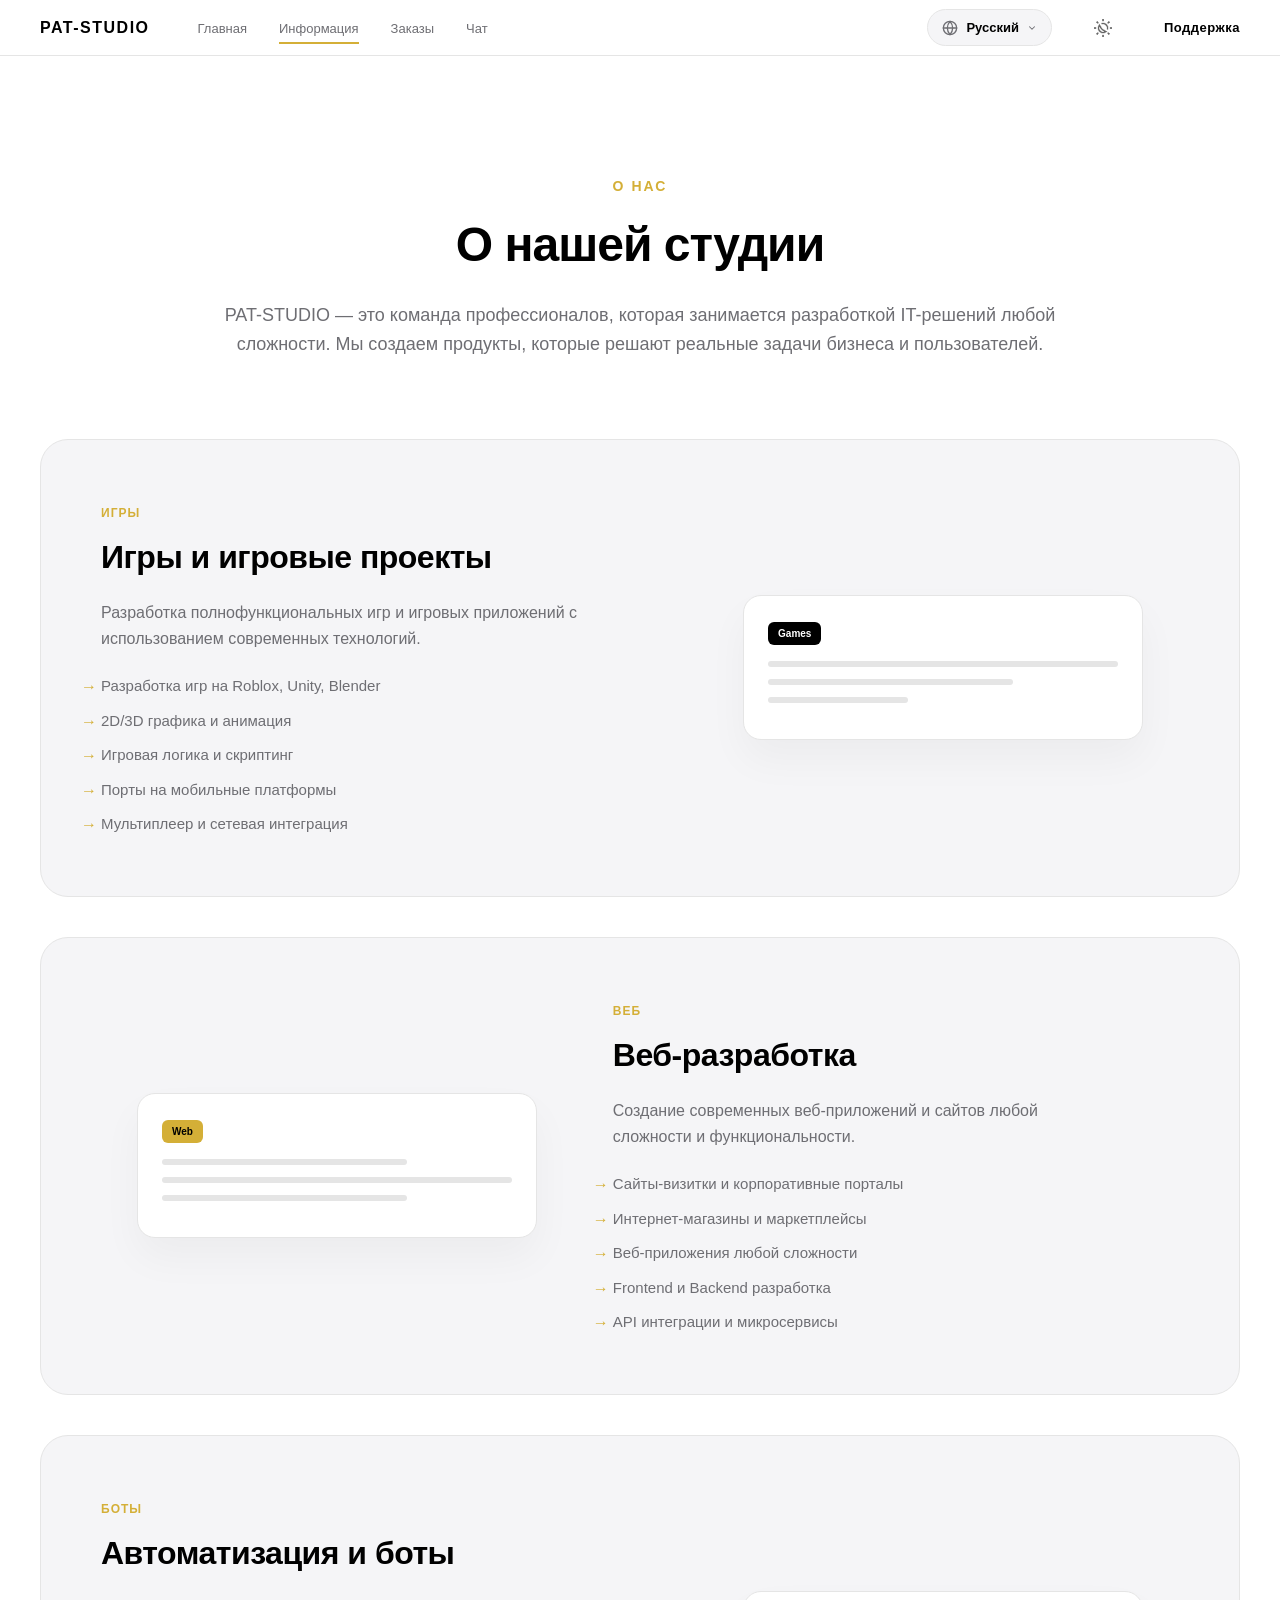
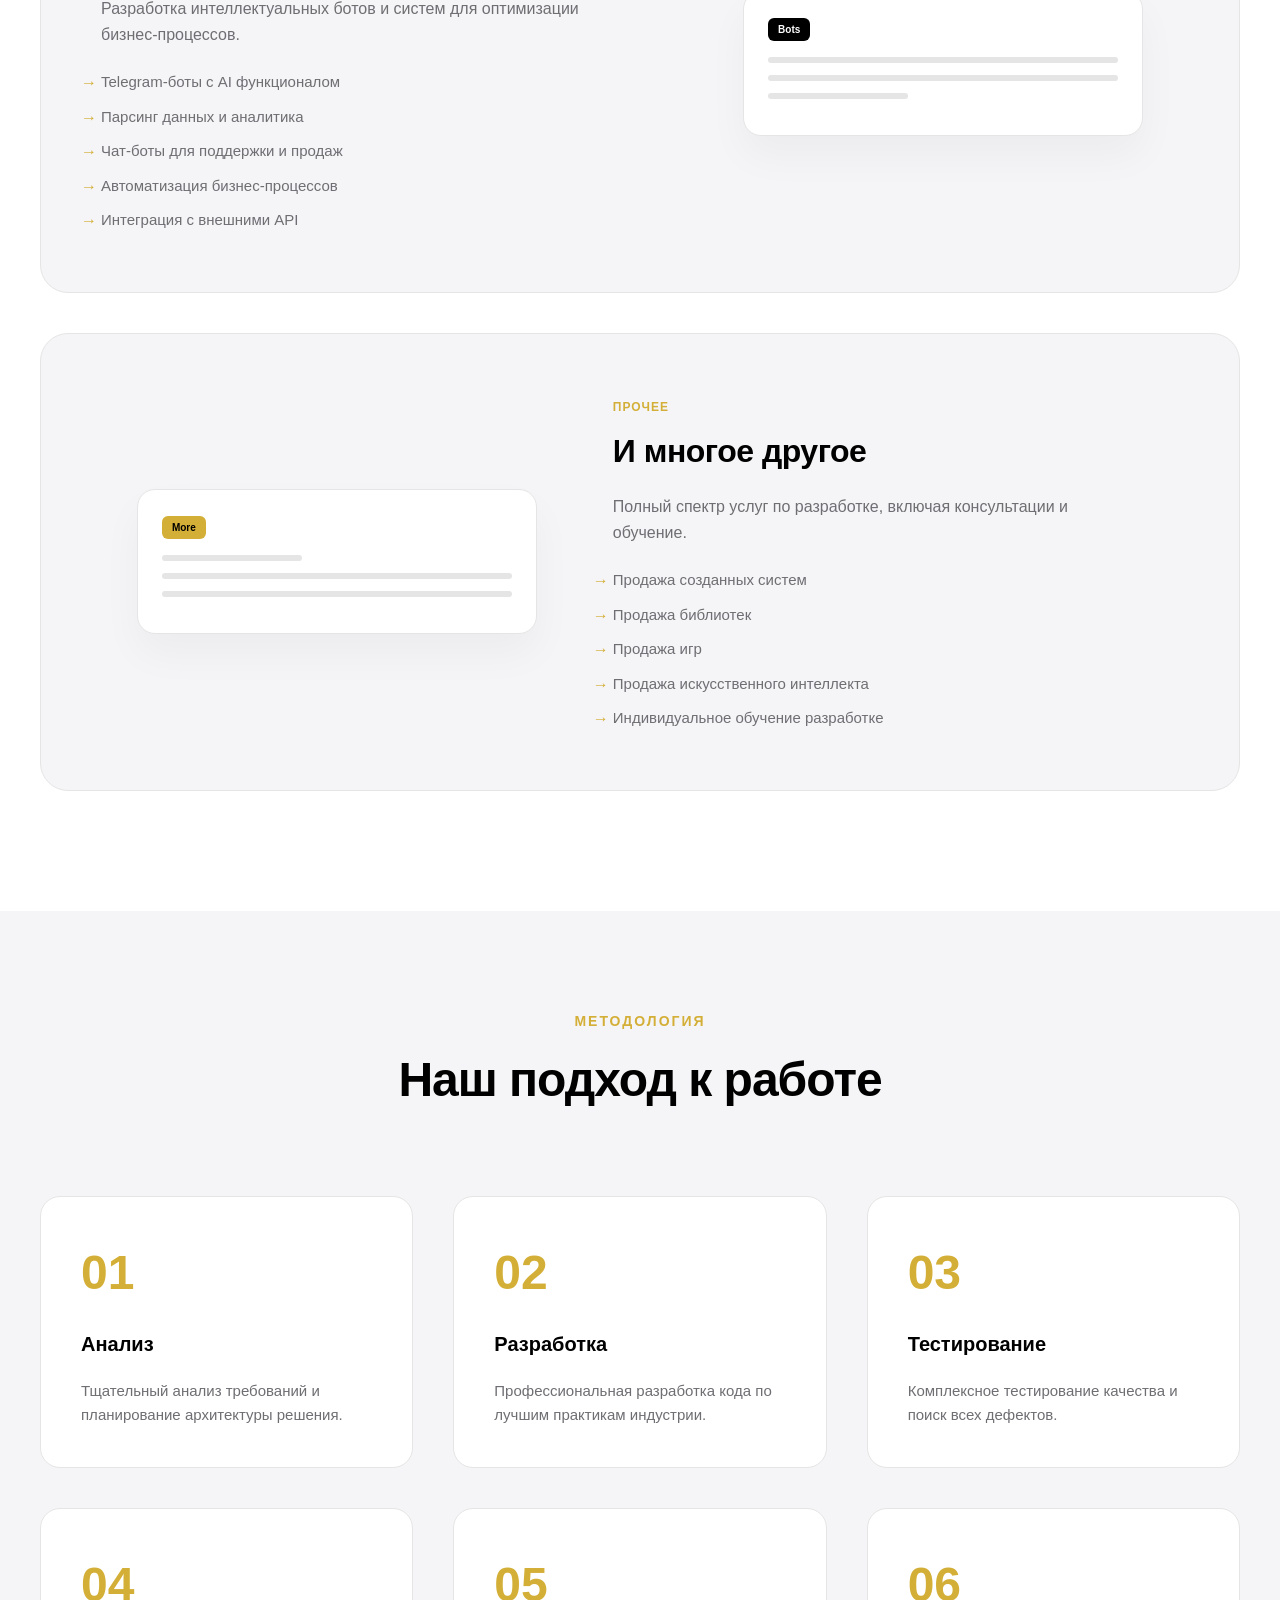
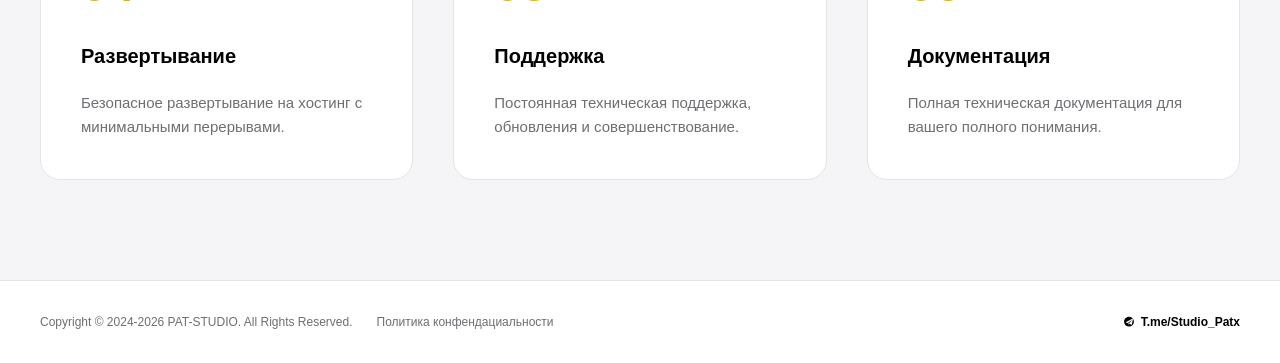
<file: about.html>
<!DOCTYPE html>
<html lang="en" data-theme="light">
<head>
    <meta charset="UTF-8">
    <meta name="viewport" content="width=device-width, initial-scale=1.0">
    <title>About | PAT-STUDIO</title>
    <style>
        /*СИС*/
        :root {
            --bg-primary: #ffffff;
            --bg-secondary: #f5f5f7;
            --text-primary: #000000;
            --text-secondary: #6e6e73;
            --border-color: #e5e5e5;
            --badge-bg: #000000;
            --badge-text: #ffffff;
            --accent-gold: #d4af37;
            --font-samsung: "SamsungOne", "Inter", -apple-system, sans-serif;
            --transition-smooth: all 0.6s cubic-bezier(0.16, 1, 0.3, 1);
            --transition-fast: all 0.2s ease;
        }

        [data-theme="dark"] {
            --bg-primary: #000000;
            --bg-secondary: #0b0b0c;
            --text-primary: #ffffff;
            --text-secondary: #86868b;
            --border-color: #1a1a1a;
            --badge-bg: #ffffff;
            --badge-text: #000000;
        }

        * {
            margin: 0;
            padding: 0;
            box-sizing: border-box;
            outline: none;
        }

        body {
            font-family: "SamsungOne", "Inter", "Helvetica Neue", Arial, sans-serif;
            background-color: var(--bg-primary);
            color: var(--text-primary);
            min-height: 100vh;
            overflow-x: hidden;
            -webkit-font-smoothing: antialiased;
            transition: background-color 0.5s ease, color 0.5s ease;
            line-height: 1.5;
        }

        body.rtl {
            direction: rtl;
        }

        ::-webkit-scrollbar {
            width: 8px;
        }
        ::-webkit-scrollbar-track {
            background: var(--bg-primary);
        }
        ::-webkit-scrollbar-thumb {
            background: var(--border-color);
            border-radius: 4px;
        }

        .reveal {
            opacity: 0;
            transform: translateY(40px);
            transition: var(--transition-smooth);
        }

        .reveal.active {
            opacity: 1;
            transform: translateY(0);
        }

        /* --- ШАПКА --- */
        .header {
            position: fixed;
            top: 0;
            left: 0;
            width: 100%;
            height: 56px;
            background: rgba(255, 255, 255, 0.7);
            backdrop-filter: blur(20px);
            -webkit-backdrop-filter: blur(20px);
            z-index: 1000;
            border-bottom: 1px solid var(--border-color);
            display: flex;
            align-items: center;
            transition: border-color 0.5s ease;
        }

        [data-theme="dark"] .header {
            background: rgba(0, 0, 0, 0.7);
        }

        .header-container {
            width: 100%;
            max-width: 1440px;
            margin: 0 auto;
            padding: 0 40px;
            display: flex;
            justify-content: space-between;
            align-items: center;
        }

        .logo-zone {
            display: flex;
            align-items: center;
            gap: 48px;
        }

        .logo {
            font-size: 16px;
            font-weight: 800;
            letter-spacing: 1.5px;
            text-transform: uppercase;
            text-decoration: none;
            color: var(--text-primary);
            transition: opacity 0.2s;
        }

        .logo:hover {
            opacity: 0.7;
        }

        .nav-menu {
            display: flex;
            gap: 32px;
            list-style: none;
        }

        .nav-link {
            font-size: 13px;
            font-weight: 500;
            text-decoration: none;
            color: var(--text-secondary);
            transition: var(--transition-fast);
            position: relative;
        }

        .nav-link:hover {
            color: var(--text-primary);
        }

        .nav-link.active::after {
            content: '';
            position: absolute;
            bottom: -8px;
            left: 0;
            right: 0;
            height: 2px;
            background: var(--accent-gold);
        }

        .controls-zone {
            display: flex;
            align-items: center;
            gap: 24px;
        }

        .header-support {
            font-size: 13px;
            font-weight: 800;
            letter-spacing: 0.5px;
            text-decoration: none;
            color: #000000;
            transition: opacity 0.2s ease;
            display: inline-flex;
            align-items: center;
            margin-left: 20px;
        }

        .header-support:hover {
            opacity: 0.7;
        }

        [data-theme="dark"] .header-support {
            color: #ffffff;
        }

        @media (max-width: 600px) {
            .header-support {
                font-size: 12px;
                margin-left: 12px;
            }
        }

        /* --- ПЕРЕКЛЮЧАТЕЛЬ ЯЗЫКОВ --- */

        .lang-wrapper {
            display: flex;
            align-items: center;
            gap: 8px;
            position: relative;
            padding: 8px 14px;
            border-radius: 50px;
            background: var(--bg-secondary);
            border: 1px solid var(--border-color);
            transition: background-color 0.2s ease, border-color 0.2s ease;
            cursor: pointer;
            user-select: none;
        }

        .lang-wrapper:hover {
            background: var(--border-color);
        }

        .lang-icon {
            width: 16px;
            height: 16px;
            stroke: var(--text-secondary);
            transition: stroke 0.2s ease;
        }

        .lang-wrapper:hover .lang-icon {
            stroke: var(--text-primary);
        }

        .lang-current {
            font-size: 13px;
            font-weight: 600;
            color: var(--text-primary);
            font-family: "SamsungOne", "Inter", "Helvetica Neue", Arial, sans-serif;
        }

        .lang-arrow {
            stroke: var(--text-secondary);
            transition: transform 0.3s cubic-bezier(0.16, 1, 0.3, 1), stroke 0.2s ease;
        }

        .lang-wrapper.open .lang-arrow {
            transform: rotate(180deg);
            stroke: var(--text-primary);
        }

        .lang-dropdown {
            position: absolute;
            top: calc(100% + 8px);
            right: 0;
            background: var(--bg-secondary);
            border: 1px solid var(--border-color);
            border-radius: 16px;
            padding: 6px;
            min-width: 130px;
            display: flex;
            flex-direction: column;
            gap: 2px;
            box-shadow: 0 10px 30px rgba(0, 0, 0, 0.1);
            opacity: 0;
            pointer-events: none;
            transform: translateY(-10px);
            transition: opacity 0.3s cubic-bezier(0.16, 1, 0.3, 1), transform 0.3s cubic-bezier(0.16, 1, 0.3, 1);
            z-index: 1100;
        }

        .lang-wrapper.open .lang-dropdown {
            opacity: 1;
            pointer-events: auto;
            transform: translateY(0);
        }

        .lang-option {
            padding: 8px 12px;
            font-size: 13px;
            font-weight: 500;
            color: var(--text-primary);
            border-radius: 10px;
            font-family: "SamsungOne", "Inter", "Helvetica Neue", Arial, sans-serif;
            transition: background-color 0.2s ease;
            text-align: left;
            cursor: pointer;
        }

        body.rtl .lang-option {
            text-align: right;
        }

        .lang-option:hover {
            background: var(--border-color);
        }

        /* --- ТЕМА --- */

        .theme-toggle-btn {
            background: none;
            border: none;
            padding: 8px;
            margin-left: 10px;
            cursor: pointer;
            display: inline-flex;
            align-items: center;
            justify-content: center;
            border-radius: 50px;
            transition: background-color 0.2s ease;
        }

        .theme-toggle-btn:hover {
            background: var(--border-color);
        }

        .theme-icon {
            width: 18px;
            height: 18px;
            display: block;
            filter: brightness(0) opacity(0.6);
            transition: filter 0.2s ease, opacity 0.2s ease;
        }

        [data-theme="dark"] .theme-icon {
            filter: brightness(0) invert(1) opacity(0.6);
        }

        [data-theme="dark"] .theme-toggle-btn:hover .theme-icon {
            filter: brightness(0) invert(1) opacity(1);
        }

        .theme-toggle-btn:hover .theme-icon {
            filter: brightness(0) opacity(1);
        }

        .main-content {
            padding-top: 56px;
            background: var(--bg-primary);
        }

        .section-header {
            padding: 120px 40px 80px;
            max-width: 1440px;
            margin: 0 auto;
            text-align: center;
        }

        .section-tag {
            font-size: 14px;
            font-weight: 700;
            color: var(--accent-gold);
            text-transform: uppercase;
            letter-spacing: 2px;
            margin-bottom: 12px;
            display: block;
        }

        .section-main-title {
            font-size: 48px;
            font-weight: 700;
            letter-spacing: -1px;
            color: var(--text-primary);
            margin-bottom: 20px;
        }

        .section-subtitle {
            font-size: 18px;
            color: var(--text-secondary);
            max-width: 900px;
            margin: 0 auto;
            line-height: 1.6;
        }

        /* --- СЕТКА УСЛУГ --- */
        .services-container {
            max-width: 1440px;
            margin: 0 auto;
            padding: 0 40px 120px;
            display: flex;
            flex-direction: column;
            gap: 40px;
        }

        .service-card {
            background: var(--bg-secondary);
            border-radius: 28px;
            padding: 60px;
            display: grid;
            grid-template-columns: 1.2fr 1fr;
            gap: 40px;
            align-items: center;
            min-height: 420px;
            overflow: hidden;
            position: relative;
            transition: transform 0.5s ease, background-color 0.5s ease;
            border: 1px solid var(--border-color);
        }

        .service-card:hover {
            transform: translateY(-8px);
        }

        .service-card.inverted {
            grid-template-columns: 1fr 1.2fr;
        }

        .service-info {
            z-index: 2;
        }

        .service-tag {
            font-size: 12px;
            font-weight: 700;
            text-transform: uppercase;
            letter-spacing: 1px;
            margin-bottom: 16px;
            color: var(--accent-gold);
            display: inline-block;
        }

        .service-title {
            font-size: 32px;
            font-weight: 700;
            line-height: 1.2;
            margin-bottom: 24px;
            letter-spacing: -0.5px;
            color: var(--text-primary);
        }

        .service-text {
            font-size: 16px;
            color: var(--text-secondary);
            line-height: 1.6;
            max-width: 480px;
            margin-bottom: 24px;
        }

        .service-list {
            list-style: none;
            display: flex;
            flex-direction: column;
            gap: 12px;
        }

        .service-list li {
            font-size: 15px;
            color: var(--text-secondary);
            padding-left: 0;
            position: relative;
            line-height: 1.5;
        }

        .service-list li::before {
            content: "→";
            color: var(--accent-gold);
            position: absolute;
            left: -20px;
            font-weight: bold;
            font-size: 16px;
        }

        .service-visual {
            position: relative;
            width: 100%;
            height: 100%;
            min-height: 280px;
            display: flex;
            align-items: center;
            justify-content: center;
        }

        .ui-mockup {
            background: var(--bg-primary);
            border: 1px solid var(--border-color);
            border-radius: 18px;
            width: 100%;
            max-width: 400px;
            padding: 24px;
            box-shadow: 0 20px 40px rgba(0,0,0,0.04);
            transform: translateY(20px);
            opacity: 0;
            transition: all 0.8s cubic-bezier(0.16, 1, 0.3, 1) 0.2s;
        }

        .service-card.active .ui-mockup {
            transform: translateY(0);
            opacity: 1;
        }

        .ui-line {
            height: 6px;
            background: var(--border-color);
            border-radius: 4px;
            margin-bottom: 12px;
        }
        .ui-line.short { width: 40%; }
        .ui-line.medium { width: 70%; }
        .ui-line.long { width: 100%; }

        .ui-badge-preview {
            display: inline-block;
            background: var(--badge-bg);
            color: var(--badge-text);
            padding: 4px 10px;
            font-size: 10px;
            font-weight: 700;
            border-radius: 6px;
            margin-bottom: 16px;
        }

        /* --- СЕКЦИЯ МЕТОДОЛОГИИ --- */
        .approach-section {
            background: var(--bg-secondary);
            padding: 100px 40px;
        }

        .approach-wrapper {
            max-width: 1440px;
            margin: 0 auto;
        }

        .approach-header {
            text-align: center;
            margin-bottom: 80px;
        }

        .approach-title {
            font-size: 48px;
            font-weight: 700;
            color: var(--text-primary);
            margin-bottom: 24px;
            letter-spacing: -1px;
        }

        .approach-grid {
            display: grid;
            grid-template-columns: repeat(3, 1fr);
            gap: 40px;
        }

        .approach-item {
            background: var(--bg-primary);
            border-radius: 20px;
            padding: 40px;
            display: flex;
            flex-direction: column;
            gap: 20px;
            border: 1px solid var(--border-color);
            transition: all 0.5s ease;
        }

        .approach-item:hover {
            transform: translateY(-8px);
            border-color: var(--accent-gold);
        }

        .approach-item-number {
            font-size: 48px;
            font-weight: 700;
            color: var(--accent-gold);
        }

        .approach-item-title {
            font-size: 20px;
            font-weight: 700;
            color: var(--text-primary);
        }

        .approach-item-text {
            font-size: 15px;
            color: var(--text-secondary);
            line-height: 1.6;
        }

        /* --- СЕТКА ЦЕННОСТЕЙ --- */
        .values-section {
            padding: 120px 40px;
            background: var(--bg-primary);
        }

        .values-container {
            max-width: 1440px;
            margin: 0 auto;
            text-align: center;
            margin-bottom: 80px;
        }

        .values-title {
            font-size: 48px;
            font-weight: 700;
            color: var(--text-primary);
            margin-bottom: 80px;
        }

        .values-grid {
            display: grid;
            grid-template-columns: repeat(3, 1fr);
            gap: 40px;
            max-width: 1440px;
            margin: 0 auto;
        }

        .value-card {
            background: var(--bg-secondary);
            border-radius: 24px;
            padding: 48px;
            text-align: center;
            border: 1px solid var(--border-color);
            transition: all 0.5s ease;
        }

        .value-card:hover {
            transform: translateY(-8px);
            border-color: var(--accent-gold);
        }

        .value-name {
            font-size: 24px;
            font-weight: 700;
            color: var(--text-primary);
            margin-bottom: 12px;
        }

        .value-desc {
            font-size: 15px;
            color: var(--text-secondary);
            line-height: 1.6;
        }

        /* --- ФУТЕР --- */
        .footer {
            background: var(--bg-primary);
            border-top: 1px solid var(--border-color);
            padding: 32px 40px;
            font-size: 12px;
            color: var(--text-secondary);
            transition: background-color 0.5s ease, border-color 0.5s ease;
        }

        .footer-container {
            max-width: 1440px;
            margin: 0 auto;
            display: flex;
            justify-content: space-between;
            align-items: center;
        }

        .footer-left {
            display: flex;
            align-items: center;
            gap: 24px;
        }

        .footer-copyright {
            font-weight: 400;
        }

        .footer-links {
            display: flex;
            gap: 16px;
            list-style: none;
        }

        .footer-link-item a {
            color: var(--text-secondary);
            text-decoration: none;
            transition: var(--transition-fast);
        }

        .footer-link-item a:hover {
            color: var(--text-primary);
            text-decoration: underline;
        }

        .footer-right {
            display: flex;
            align-items: center;
            gap: 20px;
        }

        .footer-tg {
            display: flex;
            align-items: center;
            gap: 6px;
            color: var(--text-primary);
            text-decoration: none;
            font-weight: 600;
        }

        .footer-tg:hover {
            text-decoration: underline;
        }

        /* --- АДАПТИВНОСТЬ --- */
        @media (max-width: 1024px) {
            .service-card, .service-card.inverted {
                grid-template-columns: 1fr;
                padding: 40px;
                min-height: auto;
            }
            .approach-grid {
                grid-template-columns: 1fr;
            }
            .values-grid {
                grid-template-columns: repeat(2, 1fr);
            }
            .section-main-title {
                font-size: 36px;
            }
        }

        @media (max-width: 768px) {
            .header-container {
                padding: 0 20px;
            }
            .nav-menu {
                display: none;
            }
            .section-header {
                padding: 80px 20px 60px;
            }
            .services-container {
                padding: 0 20px 80px;
                gap: 24px;
            }
            .service-card {
                padding: 40px;
            }
            .approach-section {
                padding: 80px 20px;
            }
            .values-section {
                padding: 80px 20px;
            }
            .values-grid {
                grid-template-columns: 1fr;
            }
            .approach-grid {
                grid-template-columns: 1fr;
            }
            .section-main-title {
                font-size: 32px;
            }
            .footer-container {
                flex-direction: column;
                align-items: flex-start;
                gap: 16px;
            }
            .service-list li::before {
                left: 0;
            }
            .service-text {
                max-width: 100%;
            }
        }
    </style>
</head>

<body>

    <!-- ШАПКА САЙТА -->
    <header class="header">
        <div class="header-container">
            <div class="logo-zone">
                <a href="index.html" class="logo">PAT-STUDIO</a>
                <nav>
                    <ul class="nav-menu">
                        <li><a href="index.html" class="nav-link" data-key="navHome">Главная</a></li>
                        <li><a href="about.html" class="nav-link active" data-key="navAbout">Информация</a></li>
                        <li><a href="orders.html" class="nav-link" data-key="navOrders">Заказы</a></li>
                        <li><a href="chat.html" class="nav-link" data-key="navChat">Чат</a></li>
                    </ul>
                </nav>
            </div>

            <div class="controls-zone">
                <div class="lang-wrapper" id="customLangWidget" onclick="toggleLangMenu(event)">
                    <svg class="lang-icon" width="16" height="16" viewBox="0 0 24 24" fill="none" stroke="currentColor" stroke-width="2" stroke-linecap="round" stroke-linejoin="round"><circle cx="12" cy="12" r="10"></circle><line x1="2" y1="12" x2="22" y2="12"></line><path d="M12 2a15.3 15.3 0 0 1 4 10 15.3 15.3 0 0 1-4 10 15.3 15.3 0 0 1-4-10 15.3 15.3 0 0 1 4-10z"></path></svg>
                    <span class="lang-current" id="currentLangText">Русский</span>
                    <svg class="lang-arrow" width="10" height="10" viewBox="0 0 24 24" fill="none" stroke="currentColor" stroke-width="2.5" stroke-linecap="round" stroke-linejoin="round"><polyline points="6 9 12 15 18 9"></polyline></svg>

                    <select id="langSelect" style="display: none;" onchange="AppEngine.changeLanguage(this.value)">
                        <option value="ru">Русский</option>
                        <option value="en">English</option>
                        <option value="zh">中文</option>
                        <option value="it">Italiano</option>
                        <option value="ar">العربية</option>
                    </select>

                    <div class="lang-dropdown" id="langDropdownMenu">
                        <div class="lang-option" onclick="selectLanguage('ru', 'Русский')">Русский</div>
                        <div class="lang-option" onclick="selectLanguage('en', 'English')">English</div>
                        <div class="lang-option" onclick="selectLanguage('zh', '中文')">中文</div>
                        <div class="lang-option" onclick="selectLanguage('it', 'Italiano')">Italiano</div>
                        <div class="lang-option" onclick="selectLanguage('ar', 'العربية')">العربية</div>
                    </div>
                </div>

                <button class="theme-toggle-btn" onclick="AppEngine.toggleTheme()" aria-label="Toggle Theme">
                    <img src="theme.png" class="theme-icon" alt="Theme">
                </button>
                <a href="https://t.me/PaT_Support" target="_blank" class="header-support" data-key="headerSupport">Support</a>
            </div>
        </div>
    </header>

    <!-- ОСНОВНОЙ КОНТЕНТ -->
    <main class="main-content">

        <div class="section-header reveal">
            <span class="section-tag" data-key="aboutTag">О нас</span>
            <h1 class="section-main-title" data-key="aboutTitle">О нашей студии</h1>
            <p class="section-subtitle" data-key="aboutDescription">PAT-STUDIO — это команда профессионалов, которая занимается разработкой IT-решений любой сложности. Мы создаем продукты, которые решают реальные задачи бизнеса и пользователей.</p>
        </div>

        <div class="services-container">
            <!-- Плашка 1 -->
            <div class="service-card reveal">
                <div class="service-info">
                    <span class="service-tag" data-key="serviceTag1">ИГРЫ</span>
                    <h3 class="service-title" data-key="serviceTitle1">Игры и игровые проекты</h3>
                    <p class="service-text" data-key="serviceText1">Разработка полнофункциональных игр и игровых приложений с использованием современных технологий.</p>
                    <ul class="service-list">
                        <li data-key="serviceItem1_1">Разработка игр на Roblox, Unity, Blender</li>
                        <li data-key="serviceItem1_2">2D/3D графика и анимация</li>
                        <li data-key="serviceItem1_3">Игровая логика и скриптинг</li>
                        <li data-key="serviceItem1_4">Порты на мобильные платформы</li>
                        <li data-key="serviceItem1_5">Мультиплеер и сетевая интеграция</li>
                    </ul>
                </div>
                <div class="service-visual">
                    <div class="ui-mockup">
                        <div class="ui-badge-preview">Games</div>
                        <div class="ui-line long"></div>
                        <div class="ui-line medium"></div>
                        <div class="ui-line short"></div>
                    </div>
                </div>
            </div>

            <!-- Плашка 2 -->
            <div class="service-card inverted reveal">
                <div class="service-visual">
                    <div class="ui-mockup">
                        <div class="ui-badge-preview" style="background: var(--accent-gold); color: #000;">Web</div>
                        <div class="ui-line medium"></div>
                        <div class="ui-line long"></div>
                        <div class="ui-line medium"></div>
                    </div>
                </div>
                <div class="service-info">
                    <span class="service-tag" data-key="serviceTag2">ВЕБ</span>
                    <h3 class="service-title" data-key="serviceTitle2">Веб-разработка</h3>
                    <p class="service-text" data-key="serviceText2">Создание современных веб-приложений и сайтов любой сложности и функциональности.</p>
                    <ul class="service-list">
                        <li data-key="serviceItem2_1">Сайты-визитки и корпоративные порталы</li>
                        <li data-key="serviceItem2_2">Интернет-магазины и маркетплейсы</li>
                        <li data-key="serviceItem2_3">Веб-приложения любой сложности</li>
                        <li data-key="serviceItem2_4">Frontend и Backend разработка</li>
                        <li data-key="serviceItem2_5">API интеграции и микросервисы</li>
                    </ul>
                </div>
            </div>

            <!-- Плашка 3 -->
            <div class="service-card reveal">
                <div class="service-info">
                    <span class="service-tag" data-key="serviceTag3">БОТЫ</span>
                    <h3 class="service-title" data-key="serviceTitle3">Автоматизация и боты</h3>
                    <p class="service-text" data-key="serviceText3">Разработка интеллектуальных ботов и систем для оптимизации бизнес-процессов.</p>
                    <ul class="service-list">
                        <li data-key="serviceItem3_1">Telegram-боты с AI функционалом</li>
                        <li data-key="serviceItem3_2">Парсинг данных и аналитика</li>
                        <li data-key="serviceItem3_3">Чат-боты для поддержки и продаж</li>
                        <li data-key="serviceItem3_4">Автоматизация бизнес-процессов</li>
                        <li data-key="serviceItem3_5">Интеграция с внешними API</li>
                    </ul>
                </div>
                <div class="service-visual">
                    <div class="ui-mockup">
                        <div class="ui-badge-preview">Bots</div>
                        <div class="ui-line long"></div>
                        <div class="ui-line long"></div>
                        <div class="ui-line short"></div>
                    </div>
                </div>
            </div>

            <!-- Плашка 4 -->
            <div class="service-card inverted reveal">
                <div class="service-visual">
                    <div class="ui-mockup">
                        <div class="ui-badge-preview" style="background: var(--accent-gold); color: #000;">More</div>
                        <div class="ui-line short"></div>
                        <div class="ui-line long"></div>
                        <div class="ui-line long"></div>
                    </div>
                </div>
                <div class="service-info">
                    <span class="service-tag" data-key="serviceTag4">ПРОЧЕЕ</span>
                    <h3 class="service-title" data-key="serviceTitle4">И многое другое</h3>
                    <p class="service-text" data-key="serviceText4">Полный спектр услуг по разработке, включая консультации и обучение.</p>
                    <ul class="service-list">
                        <li data-key="serviceItem4_1">Продажа созданных систем</li>
                        <li data-key="serviceItem4_2">Продажа библиотек</li>
                        <li data-key="serviceItem4_3">Продажа игр</li>
                        <li data-key="serviceItem4_4">Продажа искусственного интеллекта</li>
                        <li data-key="serviceItem4_5">Индивидуальное обучение разработке</li>
                    </ul>
                </div>
            </div>
            </div>

        <!-- ПОДХОД К РАБОТЕ -->
        <section class="approach-section">
            <div class="approach-wrapper">
                <div class="approach-header reveal">
                    <span class="section-tag" data-key="approachTag">Методология</span>
                    <h2 class="approach-title" data-key="approachTitle">Наш подход к работе</h2>
                </div>

                <div class="approach-grid">
                    <div class="approach-item reveal">
                        <div class="approach-item-number">01</div>
                        <div class="approach-item-title" data-key="approachStep1">Анализ</div>
                        <p class="approach-item-text" data-key="approachText1">Тщательный анализ требований и планирование архитектуры решения.</p>
                    </div>
                    <div class="approach-item reveal">
                        <div class="approach-item-number">02</div>
                        <div class="approach-item-title" data-key="approachStep2">Разработка</div>
                        <p class="approach-item-text" data-key="approachText2">Профессиональная разработка кода по лучшим практикам индустрии.</p>
                    </div>
                    <div class="approach-item reveal">
                        <div class="approach-item-number">03</div>
                        <div class="approach-item-title" data-key="approachStep3">Тестирование</div>
                        <p class="approach-item-text" data-key="approachText3">Комплексное тестирование качества и поиск всех дефектов.</p>
                    </div>
                    <div class="approach-item reveal">
                        <div class="approach-item-number">04</div>
                        <div class="approach-item-title" data-key="approachStep4">Развертывание</div>
                        <p class="approach-item-text" data-key="approachText4">Безопасное развертывание на хостинг с минимальными перерывами.</p>
                    </div>
                    <div class="approach-item reveal">
                        <div class="approach-item-number">05</div>
                        <div class="approach-item-title" data-key="approachStep5">Поддержка</div>
                        <p class="approach-item-text" data-key="approachText5">Постоянная техническая поддержка, обновления и совершенствование.</p>
                    </div>
                    <div class="approach-item reveal">
                        <div class="approach-item-number">06</div>
                        <div class="approach-item-title" data-key="approachStep6">Документация</div>
                        <p class="approach-item-text" data-key="approachText6">Полная техническая документация для вашего полного понимания.</p>
                    </div>
                </div>
            </div>
        </section>

    <!-- НИЖНИЙ БАР -->
    <footer class="footer">
        <div class="footer-container">
            <div class="footer-left">
                <span class="footer-copyright">Copyright © 2024-2026 PAT-STUDIO. All Rights Reserved.</span>
                <ul class="footer-links">
                    <li class="footer-link-item"><a href="/license.html" data-key="footerTerms">Политика конфиденциальности</a></li>
                </ul>
            </div>
            <div class="footer-right">
                <a href="https://t.me/Studio_Patx" target="_blank" class="footer-tg">
                    <svg width="12" height="12" viewBox="0 0 24 24" fill="currentColor"><path d="M12.003 21.144c-4.832 0-8.991-3.614-9.664-8.384l-.008-.073c-.76-5.41 3.018-10.273 8.428-11.033 5.41-.76 10.273 3.018 11.033 8.428.718 5.112-2.617 9.805-7.697 10.91l-.147.03c-.636.126-1.288.193-1.945.193zm-1.573-7.536l.247 3.513c.354 0 .506-.163.69-.34l1.636-1.574 3.394 2.503c.623.344 1.07.167 1.226-.575l2.224-10.48c.227-.91-.346-1.32-.942-1.052L6.151 12.04c-.883.22-.873.714-.155.935l3.328 1.04 7.712-4.866c.363-.22.696-.102.424.14l-6.248 5.64-.176-.328z"/></svg>
                    T.me/Studio_Patx
                </a>
            </div>
        </div>
    </footer>

    <!-- СИСТЕМНЫЕ СКРИПТЫ, АНИМАЦИИ И ПЕРЕВОДЫ -->
    <script>
        const AppEngine = {
            translations: {
                ru: {
                    headerSupport: "Поддержка",
                    navHome: "Главная",
                    navAbout: "Информация",
                    navOrders: "Заказы",
                    navChat: "Чат",
                    aboutTag: "О нас",
                    aboutTitle: "О нашей студии",
                    aboutDescription: "PAT-STUDIO — это команда профессионалов, которая занимается разработкой IT-решений любой сложности. Мы создаем продукты, которые решают реальные задачи бизнеса и пользователей.",
                    serviceTag1: "ИГРЫ",
                    serviceTitle1: "Игры и игровые проекты",
                    serviceText1: "Разработка полнофункциональных игр и игровых приложений с использованием современных технологий.",
                    serviceItem1_1: "Разработка игр на Roblox, Unity, Blender",
                    serviceItem1_2: "2D/3D графика и анимация",
                    serviceItem1_3: "Игровая логика и скриптинг",
                    serviceItem1_4: "Порты на мобильные платформы",
                    serviceItem1_5: "Мультиплеер и сетевая интеграция",
                    serviceTag2: "ВЕБ",
                    serviceTitle2: "Веб-разработка",
                    serviceText2: "Создание современных веб-приложений и сайтов любой сложности и функциональности.",
                    serviceItem2_1: "Сайты-визитки и корпоративные порталы",
                    serviceItem2_2: "Интернет-магазины и маркетплейсы",
                    serviceItem2_3: "Веб-приложения любой сложности",
                    serviceItem2_4: "Frontend и Backend разработка",
                    serviceItem2_5: "API интеграции и микросервисы",
                    serviceTag3: "БОТЫ",
                    serviceTitle3: "Автоматизация и боты",
                    serviceText3: "Разработка интеллектуальных ботов и систем для оптимизации бизнес-процессов.",
                    serviceItem3_1: "Telegram-боты с AI функционалом",
                    serviceItem3_2: "Парсинг данных и аналитика",
                    serviceItem3_3: "Чат-боты для поддержки и продаж",
                    serviceItem3_4: "Автоматизация бизнес-процессов",
                    serviceItem3_5: "Интеграция с внешними API",
                    serviceTag4: "ПРОЧЕЕ",
                    serviceTitle4: "И многое другое",
                    serviceText4: "Полный спектр услуг по разработке, включая консультации и обучение.",
                    serviceItem4_1: "Продажа созданных систем",
                    serviceItem4_2: "Продажа библиотек",
                    serviceItem4_3: "Продажа игр",
                    serviceItem4_4: "Продажа искусственного интеллекта",
                    serviceItem4_5: "Индивидуальное обучение разработке",
                    serviceTag5: "ОТКРЫТОСТЬ",
                    serviceTitle5: "Открытая архитектура",
                    serviceText5: "Расскажем как пишем код, объясним логику и архитектуру решения.",
                    serviceItem5_1: "Полная документация проекта",
                    serviceItem5_2: "Объяснение архитектуры",
                    serviceItem5_3: "Обучение вашей команды",
                    serviceItem5_4: "Консультации по коду",
                    serviceItem5_5: "Поддержка и развитие",
                    serviceTag6: "ГИБКОСТЬ",
                    serviceTitle6: "Адаптивная гибкость",
                    serviceText6: "Правки в течение 14 дней после сдачи, всегда готовы к изменениям.",
                    serviceItem6_1: "Бесплатные правки после запуска",
                    serviceItem6_2: "Готовность к масштабированию",
                    serviceItem6_3: "Адаптация к новым требованиям",
                    serviceItem6_4: "Гибкие условия сотрудничества",
                    serviceItem6_5: "Долгосрочная поддержка",
                    approachTag: "Методология",
                    approachTitle: "Наш подход к работе",
                    approachStep1: "Анализ",
                    approachText1: "Тщательный анализ требований и планирование архитектуры решения.",
                    approachStep2: "Разработка",
                    approachText2: "Профессиональная разработка кода по лучшим практикам индустрии.",
                    approachStep3: "Тестирование",
                    approachText3: "Комплексное тестирование качества и поиск всех дефектов.",
                    approachStep4: "Развертывание",
                    approachText4: "Безопасное развертывание на хостинг с минимальными перерывами.",
                    approachStep5: "Поддержка",
                    approachText5: "Постоянная техническая поддержка, обновления и совершенствование.",
                    approachStep6: "Документация",
                    approachText6: "Полная техническая документация для вашего полного понимания.",
                    valuesTag: "Ценности",
                    valuesTitle: "Почему мы лучше",
                    valueName1: "Скорость",
                    valueDesc1: "Быстрое одобрение и выполнение заказов без ущерба качеству",
                    valueName2: "Честность",
                    valueDesc2: "Прозрачное общение и никогда не обманем наших клиентов",
                    valueName3: "Качество",
                    valueDesc3: "Строгий контроль качества на каждом этапе разработки",
                    valueName4: "Гибкость",
                    valueDesc4: "Адаптируемся к требованиям и готовы к изменениям",
                    valueName5: "Открытость",
                    valueDesc5: "Объясняем архитектуру, делимся знаниями и опытом",
                    valueName6: "Партнерство",
                    valueDesc6: "Долгосрочное сотрудничество и постоянная поддержка",
                    footerTerms: "Политика конфендациальности"
                },
                en: {
                    headerSupport: "Support",
                    navHome: "Home",
                    navAbout: "About",
                    navOrders: "Orders",
                    navChat: "Chat",
                    aboutTag: "About Us",
                    aboutTitle: "About our studio",
                    aboutDescription: "PAT-STUDIO is a team of professionals specializing in IT solutions of any complexity. We create products that solve real business and user problems.",
                    serviceTag1: "GAMES",
                    serviceTitle1: "Games and gaming projects",
                    serviceText1: "Development of full-featured games and gaming applications using modern technologies.",
                    serviceItem1_1: "Game development on Roblox, Unity, Blender",
                    serviceItem1_2: "2D/3D graphics and animation",
                    serviceItem1_3: "Game logic and scripting",
                    serviceItem1_4: "Ports to mobile platforms",
                    serviceItem1_5: "Multiplayer and network integration",
                    serviceTag2: "WEB",
                    serviceTitle2: "Web development",
                    serviceText2: "Creating modern web applications and sites of any complexity and functionality.",
                    serviceItem2_1: "Business card websites and corporate portals",
                    serviceItem2_2: "Online stores and marketplaces",
                    serviceItem2_3: "Web applications of any complexity",
                    serviceItem2_4: "Frontend and Backend development",
                    serviceItem2_5: "API integrations and microservices",
                    serviceTag3: "BOTS",
                    serviceTitle3: "Automation and bots",
                    serviceText3: "Development of intelligent bots and systems to optimize business processes.",
                    serviceItem3_1: "Telegram bots with AI functionality",
                    serviceItem3_2: "Data parsing and analytics",
                    serviceItem3_3: "Chatbots for support and sales",
                    serviceItem3_4: "Business process automation",
                    serviceItem3_5: "Integration with external APIs",
                    serviceTag4: "MORE",
                    serviceTitle4: "And much more",
                    serviceText4: "Full range of development services, including consultations and training.",
                    serviceItem4_1: "Sale of created systems",
                    serviceItem4_2: "Sale of libraries",
                    serviceItem4_3: "Sale of games",
                    serviceItem4_4: "Sale of artificial intelligence",
                    serviceItem4_5: "Individual development training",
                    serviceTag5: "OPENNESS",
                    serviceTitle5: "Open architecture",
                    serviceText5: "We will tell you how we write code, explain the logic and architecture of the solution.",
                    serviceItem5_1: "Complete project documentation",
                    serviceItem5_2: "Architecture explanation",
                    serviceItem5_3: "Training your team",
                    serviceItem5_4: "Code consultations",
                    serviceItem5_5: "Support and development",
                    serviceTag6: "FLEXIBILITY",
                    serviceTitle6: "Adaptive flexibility",
                    serviceText6: "Edits within 14 days after delivery, always ready for changes.",
                    serviceItem6_1: "Free edits after launch",
                    serviceItem6_2: "Readiness for scaling",
                    serviceItem6_3: "Adaptation to new requirements",
                    serviceItem6_4: "Flexible cooperation terms",
                    serviceItem6_5: "Long-term support",
                    approachTag: "Methodology",
                    approachTitle: "Our approach",
                    approachStep1: "Analysis",
                    approachText1: "Careful analysis of requirements and planning of the solution architecture.",
                    approachStep2: "Development",
                    approachText2: "Professional code development following industry best practices.",
                    approachStep3: "Testing",
                    approachText3: "Comprehensive quality testing and search for all defects.",
                    approachStep4: "Deployment",
                    approachText4: "Safe deployment to hosting with minimal downtime.",
                    approachStep5: "Support",
                    approachText5: "Continuous technical support, updates and improvements.",
                    approachStep6: "Documentation",
                    approachText6: "Complete technical documentation for your full understanding.",
                    valuesTag: "Values",
                    valuesTitle: "Why we are better",
                    valueName1: "Speed",
                    valueDesc1: "Fast approval and order execution without compromising quality",
                    valueName2: "Honesty",
                    valueDesc2: "Transparent communication and never deceive our clients",
                    valueName3: "Quality",
                    valueDesc3: "Strict quality control at every stage of development",
                    valueName4: "Flexibility",
                    valueDesc4: "We adapt to requirements and are ready for changes",
                    valueName5: "Openness",
                    valueDesc5: "We explain architecture, share knowledge and experience",
                    valueName6: "Partnership",
                    valueDesc6: "Long-term cooperation and continuous support",
                    footerTerms: "Privacy Policy",
                },
                zh: {
                    headerSupport: "支援",
                    navHome: "首页",
                    navAbout: "关于我们",
                    navOrders: "订单",
                    navChat: "聊天",
                    aboutTag: "关于我们",
                    aboutTitle: "关于我们的工作室",
                    aboutDescription: "PAT-STUDIO 是一支由专业人士组成的团队，专门从事任何复杂程度的IT解决方案开发。我们创建解决真实业务和用户问题的产品。",
                    serviceTag1: "游戏",
                    serviceTitle1: "游戏和游戏项目",
                    serviceText1: "使用现代技术开发功能齐全的游戏和游戏应用程序。",
                    serviceItem1_1: "在Roblox、Unity、Blender上进行游戏开发",
                    serviceItem1_2: "2D/3D图形和动画",
                    serviceItem1_3: "游戏逻辑和脚本编制",
                    serviceItem1_4: "移植到移动平台",
                    serviceItem1_5: "多人游戏和网络集成",
                    serviceTag2: "网络",
                    serviceTitle2: "网络开发",
                    serviceText2: "创建现代网络应用程序和网站，任何复杂程度和功能。",
                    serviceItem2_1: "商务卡网站和企业门户",
                    serviceItem2_2: "在线商店和市场",
                    serviceItem2_3: "任何复杂程度的网络应用程序",
                    serviceItem2_4: "前端和后端开发",
                    serviceItem2_5: "API集成和微服务",
                    serviceTag3: "机器人",
                    serviceTitle3: "自动化和机器人",
                    serviceText3: "开发智能机器人和系统以优化业务流程。",
                    serviceItem3_1: "具有AI功能的Telegram机器人",
                    serviceItem3_2: "数据解析和分析",
                    serviceItem3_3: "用于支持和销售的聊天机器人",
                    serviceItem3_4: "业务流程自动化",
                    serviceItem3_5: "与外部API的集成",
                    serviceTag4: "更多",
                    serviceTitle4: "还有更多",
                    serviceText4: "完整的开发服务范围，包括咨询和培训。",
                    serviceItem4_1: "出售创建的系统",
                    serviceItem4_2: "出售库",
                    serviceItem4_3: "销售游戏",
                    serviceItem4_4: "出售人工智能",
                    serviceItem4_5: "个人开发培训",
                    serviceTag5: "开放性",
                    serviceTitle5: "开放架构",
                    serviceText5: "我们会告诉您我们如何编写代码，解释解决方案的逻辑和架构。",
                    serviceItem5_1: "完整的项目文档",
                    serviceItem5_2: "架构说明",
                    serviceItem5_3: "培训您的团队",
                    serviceItem5_4: "代码咨询",
                    serviceItem5_5: "支持和开发",
                    serviceTag6: "灵活性",
                    serviceTitle6: "自适应灵活性",
                    serviceText6: "交付后14天内可进行修改，始终准备好应对变化。",
                    serviceItem6_1: "启动后免费编辑",
                    serviceItem6_2: "扩展就绪",
                    serviceItem6_3: "适应新要求",
                    serviceItem6_4: "灵活的合作条件",
                    serviceItem6_5: "长期支持",
                    approachTag: "方法论",
                    approachTitle: "我们的方法",
                    approachStep1: "分析",
                    approachText1: "仔细分析需求并规划解决方案架构。",
                    approachStep2: "开发",
                    approachText2: "按照行业最佳实践进行专业代码开发。",
                    approachStep3: "测试",
                    approachText3: "全面的质量测试和所有缺陷的搜索。",
                    approachStep4: "部署",
                    approachText4: "安全部署到主机，停机时间最少。",
                    approachStep5: "支持",
                    approachText5: "持续的技术支持、更新和改进。",
                    approachStep6: "文档",
                    approachText6: "完整的技术文档供您充分理解。",
                    valuesTag: "价值观",
                    valuesTitle: "我们为什么更好",
                    valueName1: "速度",
                    valueDesc1: "快速批准和订单执行，不损害质量",
                    valueName2: "诚实",
                    valueDesc2: "透明沟通，永不欺骗我们的客户",
                    valueName3: "质量",
                    valueDesc3: "开发的每个阶段严格质量控制",
                    valueName4: "灵活性",
                    valueDesc4: "我们适应要求并准备好应对变化",
                    valueName5: "开放性",
                    valueDesc5: "我们解释架构、分享知识和经验",
                    valueName6: "合作伙伴关系",
                    valueDesc6: "长期合作和持续支持",
                    footerTerms: "隐私政策",
                },
                it: {
                    headerSupport: "Supporto",
                    navHome: "Home",
                    navAbout: "Chi Siamo",
                    navOrders: "Ordini",
                    navChat: "Chat",
                    aboutTag: "Chi Siamo",
                    aboutTitle: "Chi siamo",
                    aboutDescription: "PAT-STUDIO è un team di professionisti specializzati in soluzioni IT di qualsiasi complessità. Creiamo prodotti che risolvono problemi reali di business e utenti.",
                    serviceTag1: "GIOCHI",
                    serviceTitle1: "Giochi e progetti ludici",
                    serviceText1: "Sviluppo di giochi completi e applicazioni di gioco utilizzando tecnologie moderne.",
                    serviceItem1_1: "Sviluppo di giochi su Roblox, Unity, Blender",
                    serviceItem1_2: "Grafica e animazione 2D/3D",
                    serviceItem1_3: "Logica di gioco e scripting",
                    serviceItem1_4: "Porting su piattaforme mobili",
                    serviceItem1_5: "Multiplayer e integrazione di rete",
                    serviceTag2: "WEB",
                    serviceTitle2: "Sviluppo Web",
                    serviceText2: "Creazione di moderne applicazioni web e siti di qualsiasi complessità e funzionalità.",
                    serviceItem2_1: "Siti web biglietto da visita e portali aziendali",
                    serviceItem2_2: "Negozi online e marketplace",
                    serviceItem2_3: "Applicazioni web di qualsiasi complessità",
                    serviceItem2_4: "Sviluppo Frontend e Backend",
                    serviceItem2_5: "Integrazioni API e microservizi",
                    serviceTag3: "BOT",
                    serviceTitle3: "Automazione e bot",
                    serviceText3: "Sviluppo di bot intelligenti e sistemi per ottimizzare i processi aziendali.",
                    serviceItem3_1: "Bot Telegram con funzionalità AI",
                    serviceItem3_2: "Parsing dei dati e analitiche",
                    serviceItem3_3: "Chatbot per supporto e vendite",
                    serviceItem3_4: "Automazione dei processi aziendali",
                    serviceItem3_5: "Integrazione con API esterne",
                    serviceTag4: "ALTRO",
                    serviceTitle4: "E molto altro",
                    serviceText4: "Gamma completa di servizi di sviluppo, incluse consulenze e formazione.",
                    serviceItem4_1: "Vendita di sistemi creati",
                    serviceItem4_2: "Vendita di librerie",
                    serviceItem4_3: "Vendita di giochi",
                    serviceItem4_4: "Vendita di intelligenza artificiale",
                    serviceItem4_5: "Formazione individuale sullo sviluppo",
                    serviceTag5: "APERTURA",
                    serviceTitle5: "Architettura aperta",
                    serviceText5: "Ti diremo come scriviamo il codice, spiegheremo la logica e l'architettura della soluzione.",
                    serviceItem5_1: "Documentazione completa del progetto",
                    serviceItem5_2: "Spiegazione dell'architettura",
                    serviceItem5_3: "Formazione del tuo team",
                    serviceItem5_4: "Consulenze sul codice",
                    serviceItem5_5: "Supporto e sviluppo",
                    serviceTag6: "FLESSIBILITÀ",
                    serviceTitle6: "Flessibilità adattiva",
                    serviceText6: "Modifiche entro 14 giorni dalla consegna, sempre pronti ai cambiamenti.",
                    serviceItem6_1: "Modifiche gratuite dopo il lancio",
                    serviceItem6_2: "Prontezza per il ridimensionamento",
                    serviceItem6_3: "Adattamento ai nuovi requisiti",
                    serviceItem6_4: "Termini di cooperazione flessibili",
                    serviceItem6_5: "Supporto a lungo termine",
                    approachTag: "Metodologia",
                    approachTitle: "Il nostro approccio",
                    approachStep1: "Analisi",
                    approachText1: "Attenta analisi dei requisiti e pianificazione dell'architettura della soluzione.",
                    approachStep2: "Sviluppo",
                    approachText2: "Sviluppo professionale del codice secondo le migliori pratiche del settore.",
                    approachStep3: "Test",
                    approachText3: "Test completo della qualità e ricerca di tutti i difetti.",
                    approachStep4: "Distribuzione",
                    approachText4: "Distribuzione sicura su hosting con tempi di inattività minimi.",
                    approachStep5: "Supporto",
                    approachText5: "Supporto tecnico continuo, aggiornamenti e miglioramenti.",
                    approachStep6: "Documentazione",
                    approachText6: "Documentazione tecnica completa per la vostra piena comprensione.",
                    valuesTag: "Valori",
                    valuesTitle: "Perché siamo migliori",
                    valueName1: "Velocità",
                    valueDesc1: "Approvazione veloce ed esecuzione ordini senza compromessi sulla qualità",
                    valueName2: "Onestà",
                    valueDesc2: "Comunicazione trasparente e mai inganniamo i nostri clienti",
                    valueName3: "Qualità",
                    valueDesc3: "Controllo rigoroso della qualità in ogni fase dello sviluppo",
                    valueName4: "Flessibilità",
                    valueDesc4: "Ci adattiamo ai requisiti e siamo pronti ai cambiamenti",
                    valueName5: "Apertura",
                    valueDesc5: "Spieghiamo l'architettura, condividiamo conoscenze ed esperienza",
                    valueName6: "Partnership",
                    valueDesc6: "Cooperazione a lungo termine e supporto continuo",
                    footerTerms: "Informativa sulla privacy",
                },
                ar: {
                    headerSupport: "الدعم",
                    navHome: "الرئيسية",
                    navAbout: "من نحن",
                    navOrders: "الطلبات",
                    navChat: "الدردشة",
                    aboutTag: "من نحن",
                    aboutTitle: "حول استوديونا",
                    aboutDescription: "PAT-STUDIO هي فريق من المحترفين متخصصون في حلول تكنولوجيا المعلومات بأي تعقيد. نحن ننشئ منتجات تحل مشاكل العمل والمستخدمين الحقيقية.",
                    serviceTag1: "الألعاب",
                    serviceTitle1: "الألعاب والمشاريع الألعاب",
                    serviceText1: "تطوير الألعاب الكاملة وتطبيقات الألعاب باستخدام التقنيات الحديثة.",
                    serviceItem1_1: "تطوير الألعاب على Roblox و Unity و Blender",
                    serviceItem1_2: "رسومات وحركات ثنائية وثلاثية الأبعاد",
                    serviceItem1_3: "منطق اللعبة والبرمجة",
                    serviceItem1_4: "نقل إلى منصات الهاتف المحمول",
                    serviceItem1_5: "متعدد اللاعبين وتكامل الشبكة",
                    serviceTag2: "ويب",
                    serviceTitle2: "تطوير الويب",
                    serviceText2: "إنشاء تطبيقات ويب ومواقع حديثة بأي تعقيد وأداء.",
                    serviceItem2_1: "مواقع بطاقات الأعمال والبوابات الشركات",
                    serviceItem2_2: "المتاجر عبر الإنترنت والأسواق",
                    serviceItem2_3: "تطبيقات الويب لأي درجة من التعقيد",
                    serviceItem2_4: "تطوير Frontend و Backend",
                    serviceItem2_5: "تكاملات API والخدمات الدقيقة",
                    serviceTag3: "الروبوتات",
                    serviceTitle3: "الأتمتة والروبوتات",
                    serviceText3: "تطوير الروبوتات الذكية والأنظمة لتحسين العمليات التجارية.",
                    serviceItem3_1: "روبوتات Telegram مع وظائف الذكاء الاصطناعي",
                    serviceItem3_2: "تحليل البيانات والتحليلات",
                    serviceItem3_3: "الروبوتات الدردشة للدعم والمبيعات",
                    serviceItem3_4: "أتمتة العمليات التجارية",
                    serviceItem3_5: "التكامل مع واجهات برمجة التطبيقات الخارجية",
                    serviceTag4: "المزيد",
                    serviceTitle4: "والكثير أيضا",
                    serviceText4: "نطاق كامل من خدمات التطوير، بما في ذلك الاستشارات والتدريب.",
                    serviceItem4_1: "بيع الأنظمة المُنشأة",
                    serviceItem4_2: "بيع المكتبات",
                    serviceItem4_3: "بيع الألعاب",
                    serviceItem4_4: "بيع الذكاء الاصطناعي",
                    serviceItem4_5: "التدريب الفردي على التطوير",
                    serviceTag5: "الشفافية",
                    serviceTitle5: "الهندسة المعمارية المفتوحة",
                    serviceText5: "سنخبرك بكيفية كتابة الأكواد، وشرح منطق وهندسة الحل.",
                    serviceItem5_1: "وثائق المشروع الكاملة",
                    serviceItem5_2: "شرح العمارة",
                    serviceItem5_3: "تدريب فريقك",
                    serviceItem5_4: "استشارات الأكواد",
                    serviceItem5_5: "الدعم والتطوير",
                    serviceTag6: "المرونة",
                    serviceTitle6: "المرونة التكيفية",
                    serviceText6: "تعديلات خلال 14 يومًا بعد التسليم، دائمًا مستعدون للتغييرات.",
                    serviceItem6_1: "تعديلات مجانية بعد الإطلاق",
                    serviceItem6_2: "الجاهزية للتوسع",
                    serviceItem6_3: "التكيف مع المتطلبات الجديدة",
                    serviceItem6_4: "شروط تعاون مرنة",
                    serviceItem6_5: "الدعم على المدى الطويل",
                    approachTag: "المنهجية",
                    approachTitle: "نهجنا",
                    approachStep1: "التحليل",
                    approachText1: "تحليل دقيق للمتطلبات وتخطيط معمارية الحل.",
                    approachStep2: "التطوير",
                    approachText2: "تطوير احترافي للأكواد وفقاً لأفضل الممارسات في الصناعة.",
                    approachStep3: "الاختبار",
                    approachText3: "اختبار شامل للجودة والبحث عن جميع الأخطاء.",
                    approachStep4: "النشر",
                    approachText4: "نشر آمن على الخادم مع أقل وقت تعطل.",
                    approachStep5: "الدعم",
                    approachText5: "دعم تقني مستمر وتحديثات وتحسينات.",
                    approachStep6: "التوثيق",
                    approachText6: "وثائق تقنية كاملة لفهمك الكامل.",
                    valuesTag: "القيم",
                    valuesTitle: "لماذا نحن أفضل",
                    valueName1: "السرعة",
                    valueDesc1: "موافقة سريعة وتنفيذ فوري للطلبات دون المساس بالجودة",
                    valueName2: "الصدق",
                    valueDesc2: "تواصل شفاف وعدم خداع عملائنا أبدا",
                    valueName3: "الجودة",
                    valueDesc3: "مراقبة صارمة للجودة في كل مرحلة من مراحل التطوير",
                    valueName4: "المرونة",
                    valueDesc4: "نحن نتكيف مع المتطلبات ومستعدون للتغييرات",
                    valueName5: "الشفافية",
                    valueDesc5: "نشرح البنية المعمارية ونشارك المعرفة والخبرة",
                    valueName6: "الشراكة",
                    valueDesc6: "تعاون طويل الأجل والدعم المستمر",
                    footerTerms: "سياسة الخصوصية",
                }
            },

            init() {
                this.setupTheme();
                this.setupLanguage();
                this.setupScrollAnimations();
            },

            setupTheme() {
                const savedTheme = localStorage.getItem('pat_theme') || 'light';
                document.documentElement.setAttribute('data-theme', savedTheme);
            },

            toggleTheme() {
                const currentTheme = document.documentElement.getAttribute('data-theme');
                const newTheme = currentTheme === 'dark' ? 'light' : 'dark';
                document.documentElement.setAttribute('data-theme', newTheme);
                localStorage.setItem('pat_theme', newTheme);
            },

            setupLanguage() {
                const savedLang = localStorage.getItem('pat_lang') || 'ru';
                document.getElementById('langSelect').value = savedLang;
                this.changeLanguage(savedLang);
            },

            changeLanguage(lang) {
                document.documentElement.lang = lang;
                localStorage.setItem('pat_lang', lang);

                if (lang === 'ar') {
                    document.body.classList.add('rtl');
                } else {
                    document.body.classList.remove('rtl');
                }

                document.querySelectorAll('[data-key]').forEach(element => {
                    const key = element.getAttribute('data-key');
                    if (this.translations[lang] && this.translations[lang][key]) {
                        element.textContent = this.translations[lang][key];
                    }
                });
            },

            setupScrollAnimations() {
                const observerOptions = {
                    root: null,
                    rootMargin: '0px',
                    threshold: 0.15
                };

                const observer = new IntersectionObserver((entries) => {
                    entries.forEach(entry => {
                        if (entry.isIntersecting) {
                            entry.target.classList.add('active');
                        }
                    });
                }, observerOptions);

                document.querySelectorAll('.reveal, .service-card').forEach(el => {
                    observer.observe(el);
                });
            }
        };

        document.addEventListener('DOMContentLoaded', () => {
            AppEngine.init();
        });

        function toggleLangMenu(event) {
            event.stopPropagation();
            document.getElementById('customLangWidget').classList.toggle('open');
        }

        function selectLanguage(langCode, langName) {
            const realSelect = document.getElementById('langSelect');
            if (realSelect) {
                realSelect.value = langCode;
            }

            document.getElementById('currentLangText').textContent = langName;
            if (typeof AppEngine !== 'undefined' && AppEngine.changeLanguage) {
                AppEngine.changeLanguage(langCode);
            }
        }

        document.addEventListener('click', () => {
            const widget = document.getElementById('customLangWidget');
            if (widget) widget.classList.remove('open');
            const openMenu = document.querySelector('.lang-wrapper.open');
            if (openMenu) openMenu.classList.remove('open');
        });

        document.addEventListener('DOMContentLoaded', () => {
            setTimeout(() => {
                const savedLang = localStorage.getItem('pat_lang') || 'ru';
                const langMap = {
                    'ru': 'Русский',
                    'en': 'English',
                    'zh': '中文',
                    'it': 'Italiano',
                    'ar': 'العربية'
                };
                if (langMap[savedLang]) {
                    document.getElementById('currentLangText').textContent = langMap[savedLang];
                }
            }, 100);
        });
    </script>


<script>

    if (window.location.pathname.endsWith('about.html')) {
        const cleanPath = window.location.pathname.replace('about.html', 'about');
        window.history.replaceState(null, '', cleanPath);
    } else if (window.location.pathname.endsWith('/') || window.location.pathname === '') {
        window.history.replaceState(null, '', window.location.pathname + 'about');
    }

</script>

    </body>
    </html>
</file>
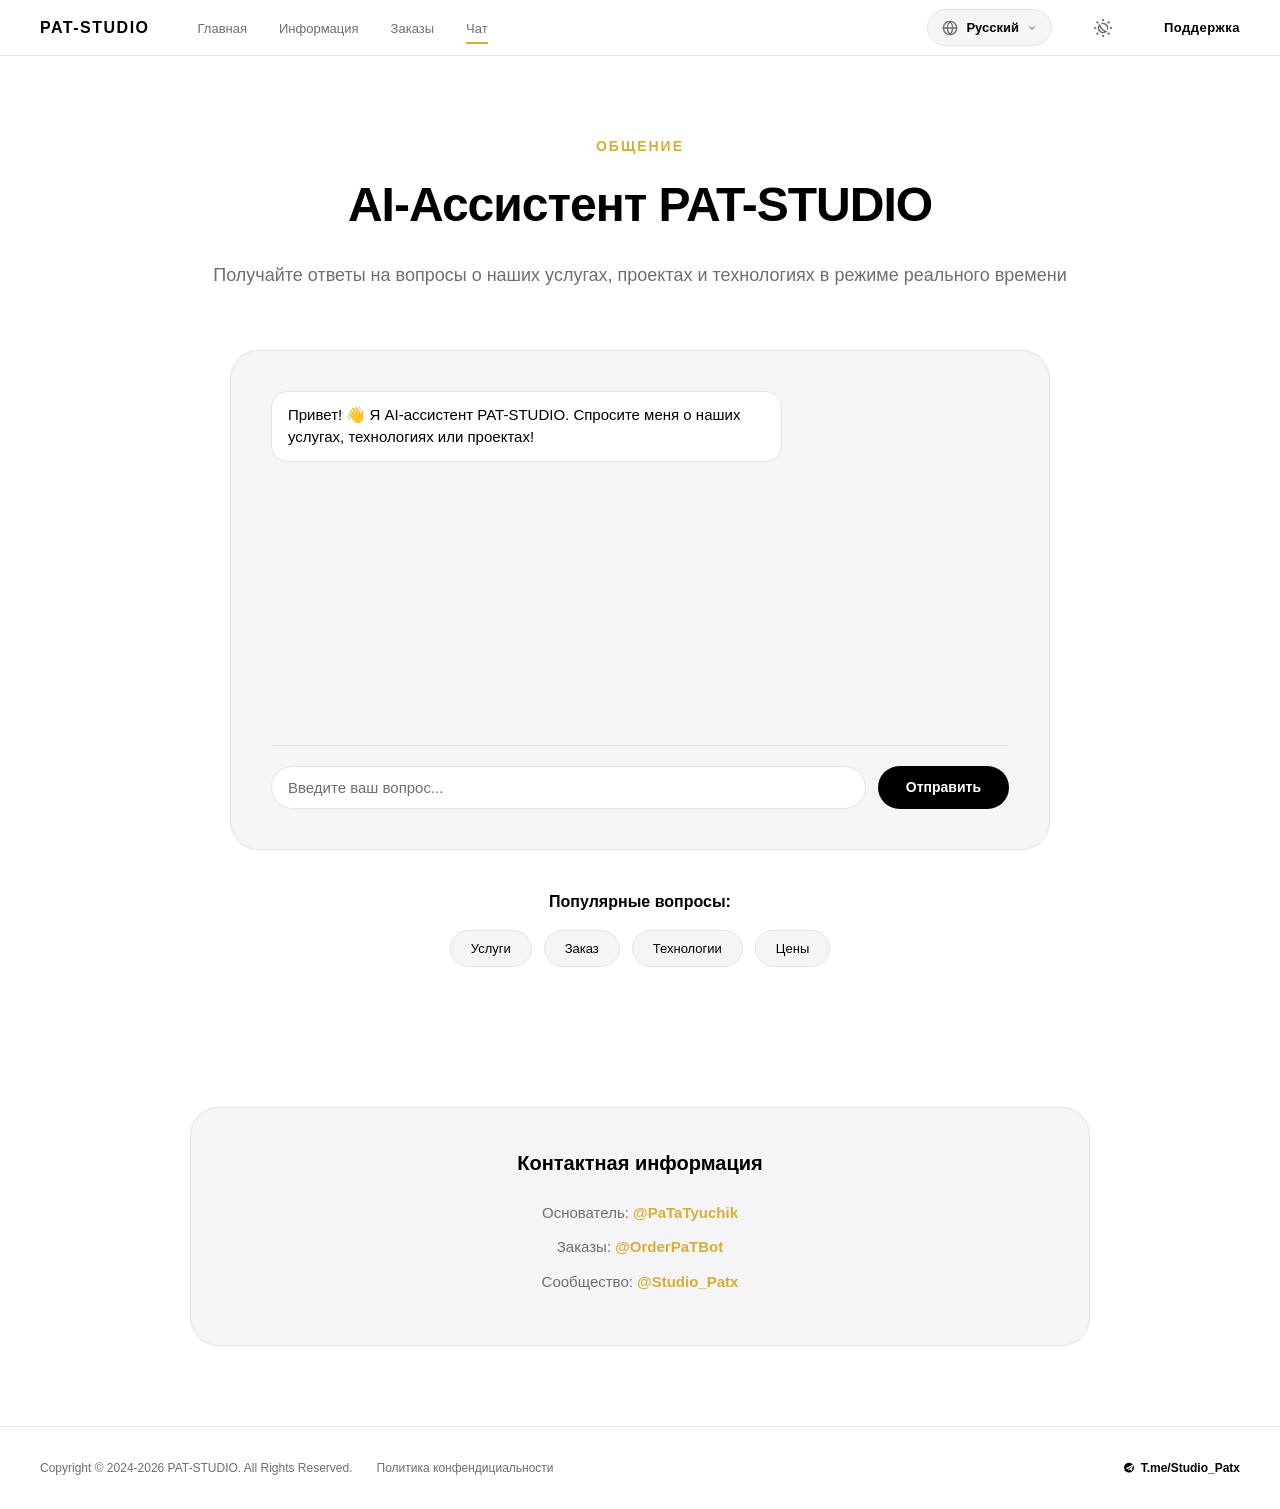
<file: chat.html>
<!DOCTYPE html>
<html lang="en" data-theme="light">
<head>
    <meta charset="UTF-8">
    <meta name="viewport" content="width=device-width, initial-scale=1.0">

    <title>Chat | PAT-STUDIO</title>
    <style>
        /*СИС*/
        :root {
            --bg-primary: #ffffff;
            --bg-secondary: #f5f5f7;
            --text-primary: #000000;
            --text-secondary: #6e6e73;
            --border-color: #e5e5e5;
            --badge-bg: #000000;
            --badge-text: #ffffff;
            --accent-gold: #d4af37;
            --font-samsung: "SamsungOne", "Inter", -apple-system, sans-serif;
            --transition-smooth: all 0.6s cubic-bezier(0.16, 1, 0.3, 1);
            --transition-fast: all 0.2s ease;
        }

        [data-theme="dark"] {
            --bg-primary: #000000;
            --bg-secondary: #0b0b0c;
            --text-primary: #ffffff;
            --text-secondary: #86868b;
            --border-color: #1a1a1a;
            --badge-bg: #ffffff;
            --badge-text: #000000;
        }

        /* --- БАЗОВЫЕ СТИЛИ --- */
        * {
            margin: 0;
            padding: 0;
            box-sizing: border-box;
            outline: none;
        }

        body {
            font-family: "SamsungOne", "Inter", "Helvetica Neue", Arial, sans-serif;
            background-color: var(--bg-primary);
            color: var(--text-primary);
            min-height: 100vh;
            overflow-x: hidden;
            -webkit-font-smoothing: antialiased;
            transition: background-color 0.5s ease, color 0.5s ease;
            line-height: 1.5;
        }

        body.rtl {
            direction: rtl;
        }

        /* --- СКРОЛЛБАР --- */
        ::-webkit-scrollbar {
            width: 8px;
        }
        ::-webkit-scrollbar-track {
            background: var(--bg-primary);
        }
        ::-webkit-scrollbar-thumb {
            background: var(--border-color);
            border-radius: 4px;
        }

        /* --- ТЕКСТОВЫЕ СТИЛИ И АНИМАЦИИ ВЫЯВЛЕНИЯ --- */
        .reveal {
            opacity: 0;
            transform: translateY(40px);
            transition: var(--transition-smooth);
        }

        .reveal.active {
            opacity: 1;
            transform: translateY(0);
        }

        /* --- ШАПКА САЙТА (HEADER) --- */
        .header {
            position: fixed;
            top: 0;
            left: 0;
            width: 100%;
            height: 56px;
            background: rgba(255, 255, 255, 0.7);
            backdrop-filter: blur(20px);
            -webkit-backdrop-filter: blur(20px);
            z-index: 1000;
            border-bottom: 1px solid var(--border-color);
            display: flex;
            align-items: center;
            transition: border-color 0.5s ease;
        }

        [data-theme="dark"] .header {
            background: rgba(0, 0, 0, 0.7);
        }

        .header-container {
            width: 100%;
            max-width: 1440px;
            margin: 0 auto;
            padding: 0 40px;
            display: flex;
            justify-content: space-between;
            align-items: center;
        }

        .logo-zone {
            display: flex;
            align-items: center;
            gap: 48px;
        }

        .logo {
            font-size: 16px;
            font-weight: 800;
            letter-spacing: 1.5px;
            text-transform: uppercase;
            text-decoration: none;
            color: var(--text-primary);
            transition: opacity 0.2s;
        }

        .logo:hover {
            opacity: 0.7;
        }

        .nav-menu {
            display: flex;
            gap: 32px;
            list-style: none;
        }

        .nav-link {
            font-size: 13px;
            font-weight: 500;
            text-decoration: none;
            color: var(--text-secondary);
            transition: var(--transition-fast);
            position: relative;
        }

        .nav-link:hover {
            color: var(--text-primary);
        }

        .nav-link.active::after {
            content: '';
            position: absolute;
            bottom: -8px;
            left: 0;
            right: 0;
            height: 2px;
            background: var(--accent-gold);
        }

        .controls-zone {
            display: flex;
            align-items: center;
            gap: 24px;
        }

        .header-support {
            font-size: 13px;
            font-weight: 800;
            letter-spacing: 0.5px;
            text-decoration: none;
            color: #000000;
            transition: opacity 0.2s ease;
            display: inline-flex;
            align-items: center;
            margin-left: 20px;
        }

        .header-support:hover {
            opacity: 0.7;
        }

        [data-theme="dark"] .header-support {
            color: #ffffff;
        }

        @media (max-width: 600px) {
            .header-support {
                font-size: 12px;
                margin-left: 12px;
            }
        }

        /* --- СТИЛИ ДЛЯ КАСТОМНОГО ПЕРЕКЛЮЧАТЕЛЯ ЯЗЫКОВ --- */
        .lang-wrapper {
            display: flex;
            align-items: center;
            gap: 8px;
            position: relative;
            padding: 8px 14px;
            border-radius: 50px;
            background: var(--bg-secondary);
            border: 1px solid var(--border-color);
            transition: background-color 0.2s ease, border-color 0.2s ease;
            cursor: pointer;
            user-select: none;
        }

        .lang-wrapper:hover {
            background: var(--border-color);
        }

        .lang-icon {
            width: 16px;
            height: 16px;
            stroke: var(--text-secondary);
            transition: stroke 0.2s ease;
        }

        .lang-wrapper:hover .lang-icon {
            stroke: var(--text-primary);
        }

        .lang-current {
            font-size: 13px;
            font-weight: 600;
            color: var(--text-primary);
            font-family: "SamsungOne", "Inter", "Helvetica Neue", Arial, sans-serif;
        }

        .lang-arrow {
            stroke: var(--text-secondary);
            transition: transform 0.3s cubic-bezier(0.16, 1, 0.3, 1), stroke 0.2s ease;
        }

        .lang-wrapper.open .lang-arrow {
            transform: rotate(180deg);
            stroke: var(--text-primary);
        }

        .lang-dropdown {
            position: absolute;
            top: calc(100% + 8px);
            right: 0;
            background: var(--bg-secondary);
            border: 1px solid var(--border-color);
            border-radius: 16px;
            padding: 6px;
            min-width: 130px;
            display: flex;
            flex-direction: column;
            gap: 2px;
            box-shadow: 0 10px 30px rgba(0, 0, 0, 0.1);
            opacity: 0;
            pointer-events: none;
            transform: translateY(-10px);
            transition: opacity 0.3s cubic-bezier(0.16, 1, 0.3, 1), transform 0.3s cubic-bezier(0.16, 1, 0.3, 1);
            z-index: 1100;
        }

        .lang-wrapper.open .lang-dropdown {
            opacity: 1;
            pointer-events: auto;
            transform: translateY(0);
        }

        .lang-option {
            padding: 8px 12px;
            font-size: 13px;
            font-weight: 500;
            color: var(--text-primary);
            border-radius: 10px;
            font-family: "SamsungOne", "Inter", "Helvetica Neue", Arial, sans-serif;
            transition: background-color 0.2s ease;
            text-align: left;
            cursor: pointer;
        }

        body.rtl .lang-option {
            text-align: right;
        }

        .lang-option:hover {
            background: var(--border-color);
        }

        .theme-toggle-btn {
            background: none;
            border: none;
            padding: 8px;
            margin-left: 10px;
            cursor: pointer;
            display: inline-flex;
            align-items: center;
            justify-content: center;
            border-radius: 50px;
            transition: background-color 0.2s ease;
        }

        .theme-toggle-btn:hover {
            background: var(--border-color);
        }

        .theme-icon {
            width: 18px;
            height: 18px;
            display: block;
            filter: brightness(0) opacity(0.6);
            transition: filter 0.2s ease, opacity 0.2s ease;
        }

        [data-theme="dark"] .theme-icon {
            filter: brightness(0) invert(1) opacity(0.6);
        }

        [data-theme="dark"] .theme-toggle-btn:hover .theme-icon {
            filter: brightness(0) invert(1) opacity(1);
        }

        .theme-toggle-btn:hover .theme-icon {
            filter: brightness(0) opacity(1);
        }

        /* --- ОСНОВНОЙ КОНТЕНТ --- */
        .main-content {
            padding-top: 56px;
            background: var(--bg-primary);
            min-height: 100vh;
            display: flex;
            flex-direction: column;
        }

        /* --- ЗАГОЛОВОК СЕКЦИИ --- */
        .section-header {
            padding: 80px 40px 60px;
            max-width: 1440px;
            margin: 0 auto;
            text-align: center;
        }

        .section-tag {
            font-size: 14px;
            font-weight: 700;
            color: var(--accent-gold);
            text-transform: uppercase;
            letter-spacing: 2px;
            margin-bottom: 12px;
            display: block;
        }

        .section-main-title {
            font-size: 48px;
            font-weight: 700;
            letter-spacing: -1px;
            color: var(--text-primary);
            margin-bottom: 20px;
        }

        .section-subtitle {
            font-size: 18px;
            color: var(--text-secondary);
            max-width: 900px;
            margin: 0 auto;
            line-height: 1.6;
        }

        /* --- КОНТЕНТ ЧАТа --- */
        .chat-wrapper {
            flex: 1;
            max-width: 900px;
            width: 100%;
            margin: 0 auto;
            padding: 0 40px 80px;
        }

        .chat-container {
            background: var(--bg-secondary);
            border-radius: 28px;
            padding: 40px;
            border: 1px solid var(--border-color);
            display: flex;
            flex-direction: column;
            height: 500px;
        }

        .messages {
            flex: 1;
            overflow-y: auto;
            display: flex;
            flex-direction: column;
            gap: 16px;
            margin-bottom: 24px;
            padding-right: 8px;
        }

        .message {
            display: flex;
            font-size: 15px;
            line-height: 1.5;
            animation: slideIn 0.4s ease;
        }

        @keyframes slideIn {
            from {
                opacity: 0;
                transform: translateY(10px);
            }
            to {
                opacity: 1;
                transform: translateY(0);
            }
        }

        .bot-message {
            justify-content: flex-start;
        }

        .bot-message .message-text {
            background: var(--bg-primary);
            color: var(--text-primary);
            border: 1px solid var(--border-color);
            padding: 12px 16px;
            border-radius: 16px;
            max-width: 70%;
        }

        .user-message {
            justify-content: flex-end;
        }

        .user-message .message-text {
            background: var(--badge-bg);
            color: var(--badge-text);
            padding: 12px 16px;
            border-radius: 16px;
            max-width: 70%;
        }

        .input-section {
            display: flex;
            gap: 12px;
            border-top: 1px solid var(--border-color);
            padding-top: 20px;
        }

        #messageInput {
            flex: 1;
            padding: 12px 16px;
            background: var(--bg-primary);
            border: 1px solid var(--border-color);
            border-radius: 50px;
            font-size: 15px;
            color: var(--text-primary);
            font-family: "SamsungOne", "Inter", "Helvetica Neue", Arial, sans-serif;
            transition: border-color 0.2s;
        }

        #messageInput:focus {
            border-color: var(--accent-gold);
        }

        #messageInput::placeholder {
            color: var(--text-secondary);
        }

        #sendButton {
            padding: 12px 28px;
            background: var(--text-primary);
            color: var(--bg-primary);
            border: none;
            border-radius: 50px;
            font-size: 14px;
            font-weight: 600;
            cursor: pointer;
            transition: var(--transition-fast);
            font-family: "SamsungOne", "Inter", "Helvetica Neue", Arial, sans-serif;
        }

        #sendButton:hover {
            opacity: 0.9;
            transform: scale(1.02);
        }

        /* --- БЫСТРЫЕ ВОПРОСЫ --- */
        .quick-questions {
            max-width: 900px;
            width: 100%;
            margin: 40px auto 0;
            padding: 0 40px;
        }

        .quick-title {
            font-size: 16px;
            font-weight: 700;
            color: var(--text-primary);
            margin-bottom: 16px;
            text-align: center;
        }

        .quick-buttons {
            display: flex;
            flex-wrap: wrap;
            gap: 12px;
            justify-content: center;
        }

        .quick-btn {
            padding: 10px 20px;
            background: var(--bg-secondary);
            border: 1px solid var(--border-color);
            color: var(--text-primary);
            border-radius: 20px;
            font-size: 13px;
            font-weight: 500;
            cursor: pointer;
            transition: var(--transition-fast);
            font-family: "SamsungOne", "Inter", "Helvetica Neue", Arial, sans-serif;
        }

        .quick-btn:hover {
            background: var(--accent-gold);
            color: #000000;
            border-color: var(--accent-gold);
        }

        /* --- КОНТАКТЫ --- */
        .contacts {
            max-width: 900px;
            width: 100%;
            margin: 60px auto 0;
            padding: 40px;
            text-align: center;
            background: var(--bg-secondary);
            border-radius: 28px;
            border: 1px solid var(--border-color);
        }

        .contacts-title {
            font-size: 20px;
            font-weight: 700;
            color: var(--text-primary);
            margin-bottom: 24px;
        }

        .contact-item {
            font-size: 15px;
            color: var(--text-secondary);
            margin-bottom: 12px;
        }

        .contact-link {
            color: var(--accent-gold);
            text-decoration: none;
            font-weight: 600;
            transition: opacity 0.2s;
        }

        .contact-link:hover {
            opacity: 0.8;
            text-decoration: underline;
        }

        /* --- МИНИМАЛИСТИЧНЫЙ КОМПАКТНЫЙ ФУТЕР --- */
        .footer {
            background: var(--bg-primary);
            border-top: 1px solid var(--border-color);
            padding: 32px 40px;
            font-size: 12px;
            color: var(--text-secondary);
            transition: background-color 0.5s ease, border-color 0.5s ease;
            margin-top: 80px;
        }

        .footer-container {
            max-width: 1440px;
            margin: 0 auto;
            display: flex;
            justify-content: space-between;
            align-items: center;
        }

        .footer-left {
            display: flex;
            align-items: center;
            gap: 24px;
        }

        .footer-copyright {
            font-weight: 400;
        }

        .footer-links {
            display: flex;
            gap: 16px;
            list-style: none;
        }

        .footer-link-item a {
            color: var(--text-secondary);
            text-decoration: none;
            transition: var(--transition-fast);
        }

        .footer-link-item a:hover {
            color: var(--text-primary);
            text-decoration: underline;
        }

        .footer-right {
            display: flex;
            align-items: center;
            gap: 20px;
        }

        .footer-tg {
            display: flex;
            align-items: center;
            gap: 6px;
            color: var(--text-primary);
            text-decoration: none;
            font-weight: 600;
        }

        .footer-tg:hover {
            text-decoration: underline;
        }

        /* --- АДАПТИВНОСТЬ --- */
        @media (max-width: 1024px) {
            .section-header {
                padding: 60px 20px 40px;
            }
            .chat-wrapper {
                padding: 0 20px 60px;
            }
            .contacts {
                padding: 30px 20px;
            }
        }

        @media (max-width: 768px) {
            .header-container {
                padding: 0 20px;
            }
            .nav-menu {
                display: none;
            }
            .section-main-title {
                font-size: 32px;
            }
            .chat-container {
                height: 400px;
                padding: 24px;
            }
            .bot-message .message-text,
            .user-message .message-text {
                max-width: 85%;
            }
            .quick-buttons {
                gap: 8px;
            }
            .quick-btn {
                padding: 8px 16px;
                font-size: 12px;
            }
            .footer-container {
                flex-direction: column;
                align-items: flex-start;
                gap: 16px;
            }
        }
    </style>
</head>
<body>

    <!-- ШАПКА САЙТА -->
    <header class="header">
        <div class="header-container">
            <div class="logo-zone">
                <a href="index.html" class="logo">PAT-STUDIO</a>
                <nav>
                    <ul class="nav-menu">
                        <li><a href="index.html" class="nav-link" data-key="navHome">Главная</a></li>
                        <li><a href="about.html" class="nav-link" data-key="navAbout">Информация</a></li>
                        <li><a href="orders.html" class="nav-link" data-key="navOrders">Заказы</a></li>
                        <li><a href="chat.html" class="nav-link active" data-key="navChat">Чат</a></li>
                    </ul>
                </nav>
            </div>

            <div class="controls-zone">
                <div class="lang-wrapper" id="customLangWidget" onclick="toggleLangMenu(event)">
                    <svg class="lang-icon" width="16" height="16" viewBox="0 0 24 24" fill="none" stroke="currentColor" stroke-width="2" stroke-linecap="round" stroke-linejoin="round"><circle cx="12" cy="12" r="10"></circle><line x1="2" y1="12" x2="22" y2="12"></line><path d="M12 2a15.3 15.3 0 0 1 4 10 15.3 15.3 0 0 1-4 10 15.3 15.3 0 0 1-4-10 15.3 15.3 0 0 1 4-10z"></path></svg>
                    <span class="lang-current" id="currentLangText">Русский</span>
                    <svg class="lang-arrow" width="10" height="10" viewBox="0 0 24 24" fill="none" stroke="currentColor" stroke-width="2.5" stroke-linecap="round" stroke-linejoin="round"><polyline points="6 9 12 15 18 9"></polyline></svg>

                    <select id="langSelect" style="display: none;" onchange="AppEngine.changeLanguage(this.value)">
                        <option value="ru">Русский</option>
                        <option value="en">English</option>
                        <option value="zh">中文</option>
                        <option value="it">Italiano</option>
                        <option value="ar">العربية</option>
                    </select>

                    <div class="lang-dropdown" id="langDropdownMenu">
                        <div class="lang-option" onclick="selectLanguage('ru', 'Русский')">Русский</div>
                        <div class="lang-option" onclick="selectLanguage('en', 'English')">English</div>
                        <div class="lang-option" onclick="selectLanguage('zh', '中文')">中文</div>
                        <div class="lang-option" onclick="selectLanguage('it', 'Italiano')">Italiano</div>
                        <div class="lang-option" onclick="selectLanguage('ar', 'العربية')">العربية</div>
                    </div>
                </div>

                <button class="theme-toggle-btn" onclick="AppEngine.toggleTheme()" aria-label="Toggle Theme">
                    <img src="theme.png" class="theme-icon" alt="Theme">
                </button>
                <a href="https://t.me/PaT_Support" target="_blank" class="header-support" data-key="headerSupport">Support</a>
            </div>
        </div>
    </header>

    <!-- ОСНОВНОЙ КОНТЕНТ -->
    <main class="main-content">
        <!-- ЗАГОЛОВОК СЕКЦИИ -->
        <div class="section-header reveal">
            <span class="section-tag" data-key="chatTag">Общение</span>
            <h1 class="section-main-title" data-key="chatTitle">AI-Ассистент PAT-STUDIO</h1>
            <p class="section-subtitle" data-key="chatDescription">Получайте ответы на вопросы о наших услугах, проектах и технологиях в режиме реального времени</p>
        </div>

        <!-- ЧАТОВОЕ ОКНО -->
        <div class="chat-wrapper reveal">
            <div class="chat-container">
                <div class="messages" id="chatBox">
                    <div class="message bot-message">
                        <div class="message-text" data-key="chatWelcome">Привет! 👋 Я AI-ассистент PAT-STUDIO. Спросите меня о наших услугах, технологиях или проектах!</div>
                    </div>
                </div>

                <div class="input-section">
                    <input type="text" id="messageInput" placeholder="Введите ваш вопрос..." data-key-placeholder="chatPlaceholder">
                    <button id="sendButton" data-key="chatSend">Отправить</button>
                </div>
            </div>

            <!-- БЫСТРЫЕ ВОПРОСЫ -->
            <div class="quick-questions">
                <div class="quick-title" data-key="chatQuick">Популярные вопросы:</div>
                <div class="quick-buttons">
                    <button class="quick-btn" onclick="quickAsk('Какие услуги вы предоставляете?')" data-key="quickBtn1">Услуги</button>
                    <button class="quick-btn" onclick="quickAsk('Как заказать проект?')" data-key="quickBtn2">Заказ</button>
                    <button class="quick-btn" onclick="quickAsk('Какие технологии вы используете?')" data-key="quickBtn3">Технологии</button>
                    <button class="quick-btn" onclick="quickAsk('Сколько стоит разработка?')" data-key="quickBtn4">Цены</button>
                </div>
            </div>
        </div>

        <!-- КОНТАКТЫ -->
        <div class="contacts reveal">
            <h2 class="contacts-title" data-key="contactsTitle">Контактная информация</h2>
            <div class="contact-item">
                <span data-key="founderLabel">Основатель:</span>
                <a href="https://t.me/PaTaTyuchik" target="_blank" class="contact-link">@PaTaTyuchik</a>
            </div>
            <div class="contact-item">
                <span data-key="ordersLabel">Заказы:</span>
                <a href="https://t.me/OrderPaTBot" target="_blank" class="contact-link">@OrderPaTBot</a>
            </div>
            <div class="contact-item">
                <span data-key="communityLabel">Сообщество:</span>
                <a href="https://t.me/Studio_Patx" target="_blank" class="contact-link">@Studio_Patx</a>
            </div>
        </div>
    </main>

    <!-- НИЖНИЙ БАР -->
    <footer class="footer">
        <div class="footer-container">
            <div class="footer-left">
                <span class="footer-copyright">Copyright © 2024-2026 PAT-STUDIO. All Rights Reserved.</span>
                <ul class="footer-links">
                    <li class="footer-link-item"><a href="/license.html" data-key="footerTerms">Политика конфиденциальности</a></li>
                </ul>
            </div>
            <div class="footer-right">
                <a href="https://t.me/Studio_Patx" target="_blank" class="footer-tg">
                    <svg width="12" height="12" viewBox="0 0 24 24" fill="currentColor"><path d="M12.003 21.144c-4.832 0-8.991-3.614-9.664-8.384l-.008-.073c-.76-5.41 3.018-10.273 8.428-11.033 5.41-.76 10.273 3.018 11.033 8.428.718 5.112-2.617 9.805-7.697 10.91l-.147.03c-.636.126-1.288.193-1.945.193zm-1.573-7.536l.247 3.513c.354 0 .506-.163.69-.34l1.636-1.574 3.394 2.503c.623.344 1.07.167 1.226-.575l2.224-10.48c.227-.91-.346-1.32-.942-1.052L6.151 12.04c-.883.22-.873.714-.155.935l3.328 1.04 7.712-4.866c.363-.22.696-.102.424.14l-6.248 5.64-.176-.328z"/></svg>
                    T.me/Studio_Patx
                </a>
            </div>
        </div>
    </footer>

    <!-- СИСТЕМНЫЕ СКРИПТЫ, АНИМАЦИИ И ПЕРЕВОДЫ -->
    <script>
        const AppEngine = {
            translations: {
                ru: {
                    headerSupport: "Поддержка",
                    navHome: "Главная",
                    navAbout: "Информация",
                    navOrders: "Заказы",
                    navChat: "Чат",
                    chatTag: "Общение",
                    chatTitle: "AI-Ассистент PAT-STUDIO",
                    chatDescription: "Получайте ответы на вопросы о наших услугах, проектах и технологиях в режиме реального времени",
                    chatWelcome: "Привет! 👋 Я AI-ассистент PAT-STUDIO. Спросите меня о наших услугах, технологиях или проектах!",
                    chatPlaceholder: "Введите ваш вопрос...",
                    chatSend: "Отправить",
                    chatQuick: "Популярные вопросы:",
                    quickBtn1: "Услуги",
                    quickBtn2: "Заказ",
                    quickBtn3: "Технологии",
                    quickBtn4: "Цены",
                    contactsTitle: "Контактная информация",
                    founderLabel: "Основатель:",
                    ordersLabel: "Заказы:",
                    communityLabel: "Сообщество:",
                    footerTerms: "Политика конфендициальности"
                },
                en: {
                    headerSupport: "Support",
                    navHome: "Home",
                    navAbout: "About",
                    navOrders: "Orders",
                    navChat: "Chat",
                    chatTag: "Communication",
                    chatTitle: "AI Assistant PAT-STUDIO",
                    chatDescription: "Get answers to questions about our services, projects and technologies in real time",
                    chatWelcome: "Hello! 👋 I'm the PAT-STUDIO AI assistant. Ask me about our services, technologies or projects!",
                    chatPlaceholder: "Type your question...",
                    chatSend: "Send",
                    chatQuick: "Popular questions:",
                    quickBtn1: "Services",
                    quickBtn2: "Order",
                    quickBtn3: "Technologies",
                    quickBtn4: "Prices",
                    contactsTitle: "Contact Information",
                    founderLabel: "Founder:",
                    ordersLabel: "Orders:",
                    communityLabel: "Community:",
                    footerTerms: "Privacy Policy",
                },
                zh: {
                    headerSupport: "支援",
                    navHome: "首页",
                    navAbout: "关于我们",
                    navOrders: "订单",
                    navChat: "聊天",
                    chatTag: "沟通",
                    chatTitle: "PAT-STUDIO AI 助手",
                    chatDescription: "实时获得有关我们的服务、项目和技术的答案",
                    chatWelcome: "你好！👋 我是 PAT-STUDIO AI 助手。问我有关我们的服务、技术或项目的问题！",
                    chatPlaceholder: "输入您的问题...",
                    chatSend: "发送",
                    chatQuick: "热门问题：",
                    quickBtn1: "服务",
                    quickBtn2: "订单",
                    quickBtn3: "技术",
                    quickBtn4: "价格",
                    contactsTitle: "联系信息",
                    founderLabel: "创始人：",
                    ordersLabel: "订单：",
                    communityLabel: "社区：",
                    footerTerms: "隐私政策",
                },
                it: {
                    headerSupport: "Supporto",
                    navHome: "Home",
                    navAbout: "Chi Siamo",
                    navOrders: "Ordini",
                    navChat: "Chat",
                    chatTag: "Comunicazione",
                    chatTitle: "Assistente AI PAT-STUDIO",
                    chatDescription: "Ottieni risposte alle domande su nostri servizi, progetti e tecnologie in tempo reale",
                    chatWelcome: "Ciao! 👋 Sono l'assistente AI PAT-STUDIO. Chiedimi informazioni sui nostri servizi, tecnologie o progetti!",
                    chatPlaceholder: "Digita la tua domanda...",
                    chatSend: "Invia",
                    chatQuick: "Domande popolari:",
                    quickBtn1: "Servizi",
                    quickBtn2: "Ordina",
                    quickBtn3: "Tecnologie",
                    quickBtn4: "Prezzi",
                    contactsTitle: "Informazioni di Contatto",
                    founderLabel: "Fondatore:",
                    ordersLabel: "Ordini:",
                    communityLabel: "Comunità:",
                    footerTerms: "Informativa sulla privacy",
                },
                ar: {
                    headerSupport: "الدعم",
                    navHome: "الرئيسية",
                    navAbout: "من نحن",
                    navOrders: "الطلبات",
                    navChat: "الدردشة",
                    chatTag: "التواصل",
                    chatTitle: "مساعد PAT-STUDIO AI",
                    chatDescription: "احصل على إجابات على أسئلتك حول خدماتنا ومشاريعنا وتقنياتنا في الوقت الفعلي",
                    chatWelcome: "مرحبا! 👋 أنا مساعد PAT-STUDIO AI. اسأني عن خدماتنا أو تقنياتنا أو مشاريعنا!",
                    chatPlaceholder: "اكتب سؤالك...",
                    chatSend: "إرسال",
                    chatQuick: "الأسئلة الشائعة:",
                    quickBtn1: "الخدمات",
                    quickBtn2: "الطلب",
                    quickBtn3: "التقنيات",
                    quickBtn4: "الأسعار",
                    contactsTitle: "معلومات الاتصال",
                    founderLabel: "المؤسس:",
                    ordersLabel: "الطلبات:",
                    communityLabel: "المجتمع:",
                    footerTerms: "سياسة الخصوصية",
                }
            },

            init() {
                this.setupTheme();
                this.setupLanguage();
                this.setupScrollAnimations();
            },

            setupTheme() {
                const savedTheme = localStorage.getItem('pat_theme') || 'light';
                document.documentElement.setAttribute('data-theme', savedTheme);
            },

            toggleTheme() {
                const currentTheme = document.documentElement.getAttribute('data-theme');
                const newTheme = currentTheme === 'dark' ? 'light' : 'dark';
                document.documentElement.setAttribute('data-theme', newTheme);
                localStorage.setItem('pat_theme', newTheme);
            },

            setupLanguage() {
                const savedLang = localStorage.getItem('pat_lang') || 'ru';
                document.getElementById('langSelect').value = savedLang;
                this.changeLanguage(savedLang);
            },

            changeLanguage(lang) {
                document.documentElement.lang = lang;
                localStorage.setItem('pat_lang', lang);

                if (lang === 'ar') {
                    document.body.classList.add('rtl');
                } else {
                    document.body.classList.remove('rtl');
                }

                document.querySelectorAll('[data-key]').forEach(element => {
                    const key = element.getAttribute('data-key');
                    if (this.translations[lang] && this.translations[lang][key]) {
                        element.textContent = this.translations[lang][key];
                    }
                });

                document.querySelectorAll('[data-key-placeholder]').forEach(element => {
                    const key = element.getAttribute('data-key-placeholder');
                    if (this.translations[lang] && this.translations[lang][key]) {
                        element.placeholder = this.translations[lang][key];
                    }
                });
            },

            setupScrollAnimations() {
                const observerOptions = {
                    root: null,
                    rootMargin: '0px',
                    threshold: 0.15
                };

                const observer = new IntersectionObserver((entries) => {
                    entries.forEach(entry => {
                        if (entry.isIntersecting) {
                            entry.target.classList.add('active');
                        }
                    });
                }, observerOptions);

                document.querySelectorAll('.reveal').forEach(el => {
                    observer.observe(el);
                });
            }
        };

        document.addEventListener('DOMContentLoaded', () => {
            AppEngine.init();
            setupChatEvents();
        });

        function toggleLangMenu(event) {
            event.stopPropagation();
            document.getElementById('customLangWidget').classList.toggle('open');
        }

        function selectLanguage(langCode, langName) {
            const realSelect = document.getElementById('langSelect');
            if (realSelect) {
                realSelect.value = langCode;
            }

            document.getElementById('currentLangText').textContent = langName;
            if (typeof AppEngine !== 'undefined' && AppEngine.changeLanguage) {
                AppEngine.changeLanguage(langCode);
            }
        }

        document.addEventListener('click', () => {
            const widget = document.getElementById('customLangWidget');
            if (widget) widget.classList.remove('open');
            const openMenu = document.querySelector('.lang-wrapper.open');
            if (openMenu) openMenu.classList.remove('open');
        });

        document.addEventListener('DOMContentLoaded', () => {
            setTimeout(() => {
                const savedLang = localStorage.getItem('pat_lang') || 'ru';
                const langMap = {
                    'ru': 'Русский',
                    'en': 'English',
                    'zh': '中文',
                    'it': 'Italiano',
                    'ar': 'العربية'
                };
                if (langMap[savedLang]) {
                    document.getElementById('currentLangText').textContent = langMap[savedLang];
                }
            }, 100);
        });

        // ЧАТ ФУНКЦИИ
        function setupChatEvents() {
            const sendButton = document.getElementById('sendButton');
            const messageInput = document.getElementById('messageInput');

            sendButton.addEventListener('click', sendMessage);
            messageInput.addEventListener('keypress', (e) => {
                if (e.key === 'Enter' && !e.shiftKey) {
                    e.preventDefault();
                    sendMessage();
                }
            });
        }

        function sendMessage() {
            const input = document.getElementById('messageInput');
            const message = input.value.trim();

            if (message === '') return;

            addMessageToChat('user', message);
            input.value = '';

            // Имитация ответа бота
            setTimeout(() => {
                const response = getBotResponse(message);
                addMessageToChat('bot', response);
            }, 800);
        }

        function quickAsk(question) {
            addMessageToChat('user', question);
            setTimeout(() => {
                const response = getBotResponse(question);
                addMessageToChat('bot', response);
            }, 800);
        }

        function addMessageToChat(sender, text) {
            const chatBox = document.getElementById('chatBox');
            const message = document.createElement('div');
            message.className = `message ${sender}-message`;
            message.innerHTML = `<div class="message-text">${text}</div>`;
            chatBox.appendChild(message);
            chatBox.scrollTop = chatBox.scrollHeight;
        }

        function getBotResponse(message) {
            const lowerMessage = message.toLowerCase();

            if (lowerMessage.includes('услуг') || lowerMessage.includes('service')) {
                return 'Мы предоставляем полный спектр IT-услуг: разработку игр, веб-разработку, создание ботов и автоматизацию процессов. Что вас интересует конкретно? 🎮💻';
            }
            if (lowerMessage.includes('заказ') || lowerMessage.includes('order')) {
                return 'Чтобы заказать проект, напишите нам в Telegram @OrderPaTBot или свяжитесь с нашей командой. Обсудим детали и сроки! 📝';
            }
            if (lowerMessage.includes('технолог') || lowerMessage.includes('tech')) {
                return 'Мы используем современные технологии: Unity, Roblox, React, Node.js, Python, и многое другое. Какой проект вас интересует? 🛠️';
            }
            if (lowerMessage.includes('цен') || lowerMessage.includes('price')) {
                return 'Стоимость проекта зависит от его сложности и требований. Напишите в @OrderPaTBot и мы подготовим смету для вас! 💰';
            }
            if (lowerMessage.includes('привет') || lowerMessage.includes('hello') || lowerMessage.includes('hi')) {
                return 'Привет! 👋 Рад помочь. Что бы вы хотели узнать о PAT-STUDIO? 😊';
            }
            if (lowerMessage.includes('спасибо') || lowerMessage.includes('thanks')) {
                return 'Пожалуйста! Если у вас еще есть вопросы, я всегда готов помочь! 🤝';
            }

            return 'Спасибо за ваш вопрос! 😊 Для более детального ответа, пожалуйста, свяжитесь с нашей командой в Telegram @PaTaTyuchik или @OrderPaTBot. Мы быстро вам ответим! ⚡';
        }
    </script>


<script>

    if (window.location.pathname.endsWith('chat.html')) {
        const cleanPath = window.location.pathname.replace('chat.html', 'chat');
        window.history.replaceState(null, '', cleanPath);
    } else if (window.location.pathname.endsWith('/') || window.location.pathname === '') {
        window.history.replaceState(null, '', window.location.pathname + 'chat');
    }

</script>

</body>
</html>
</file>
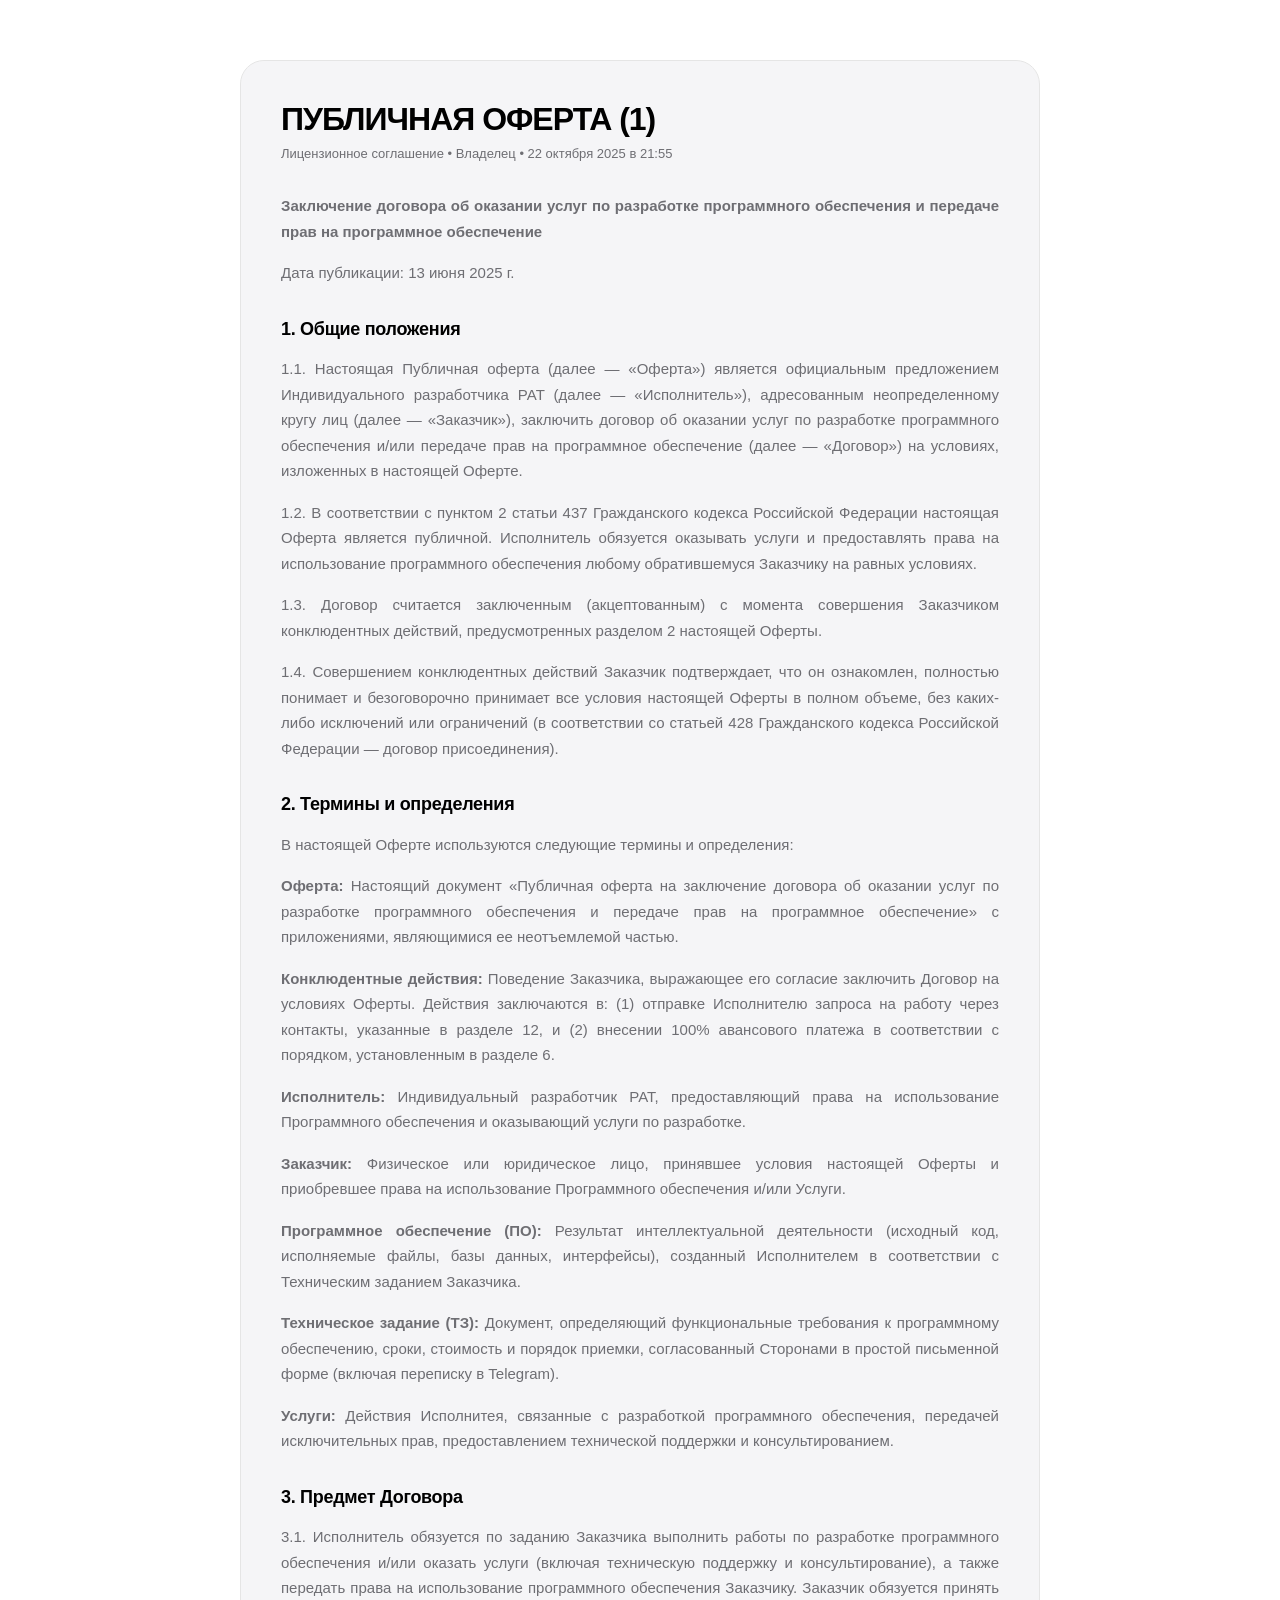
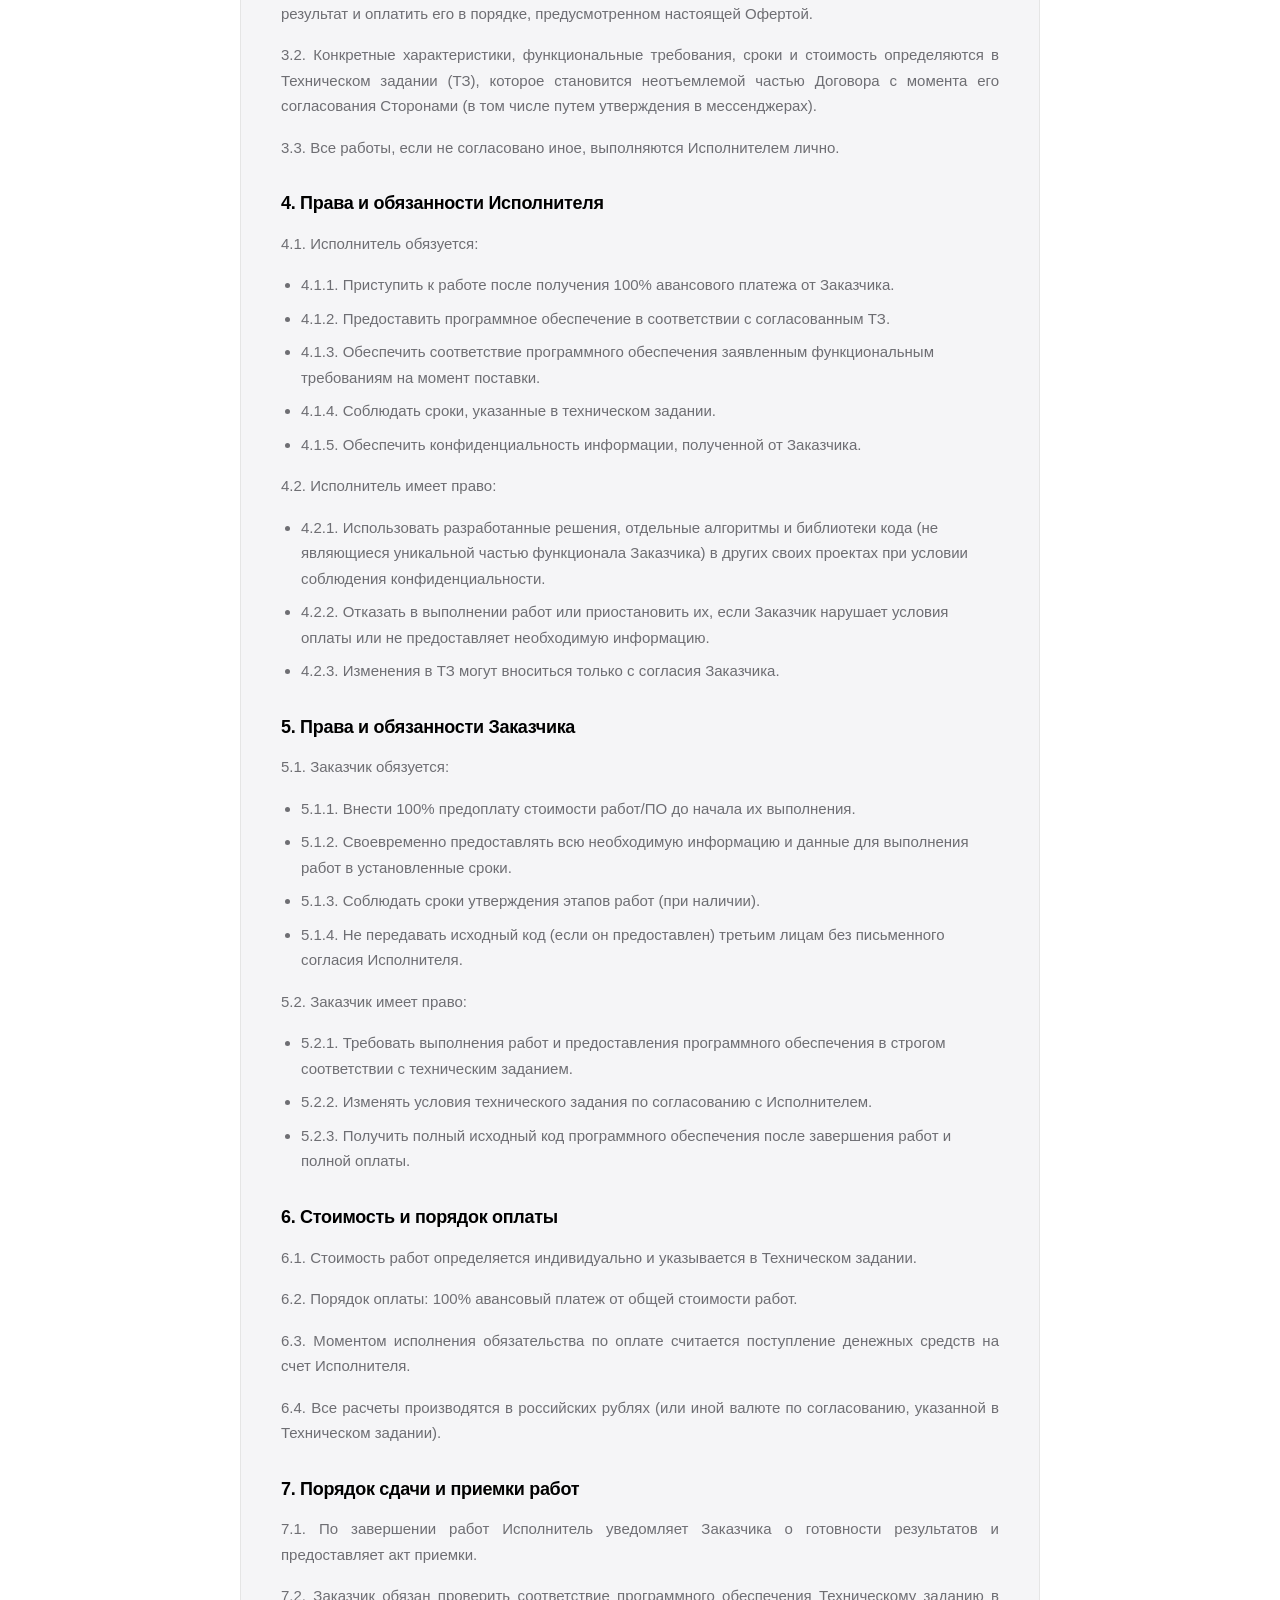
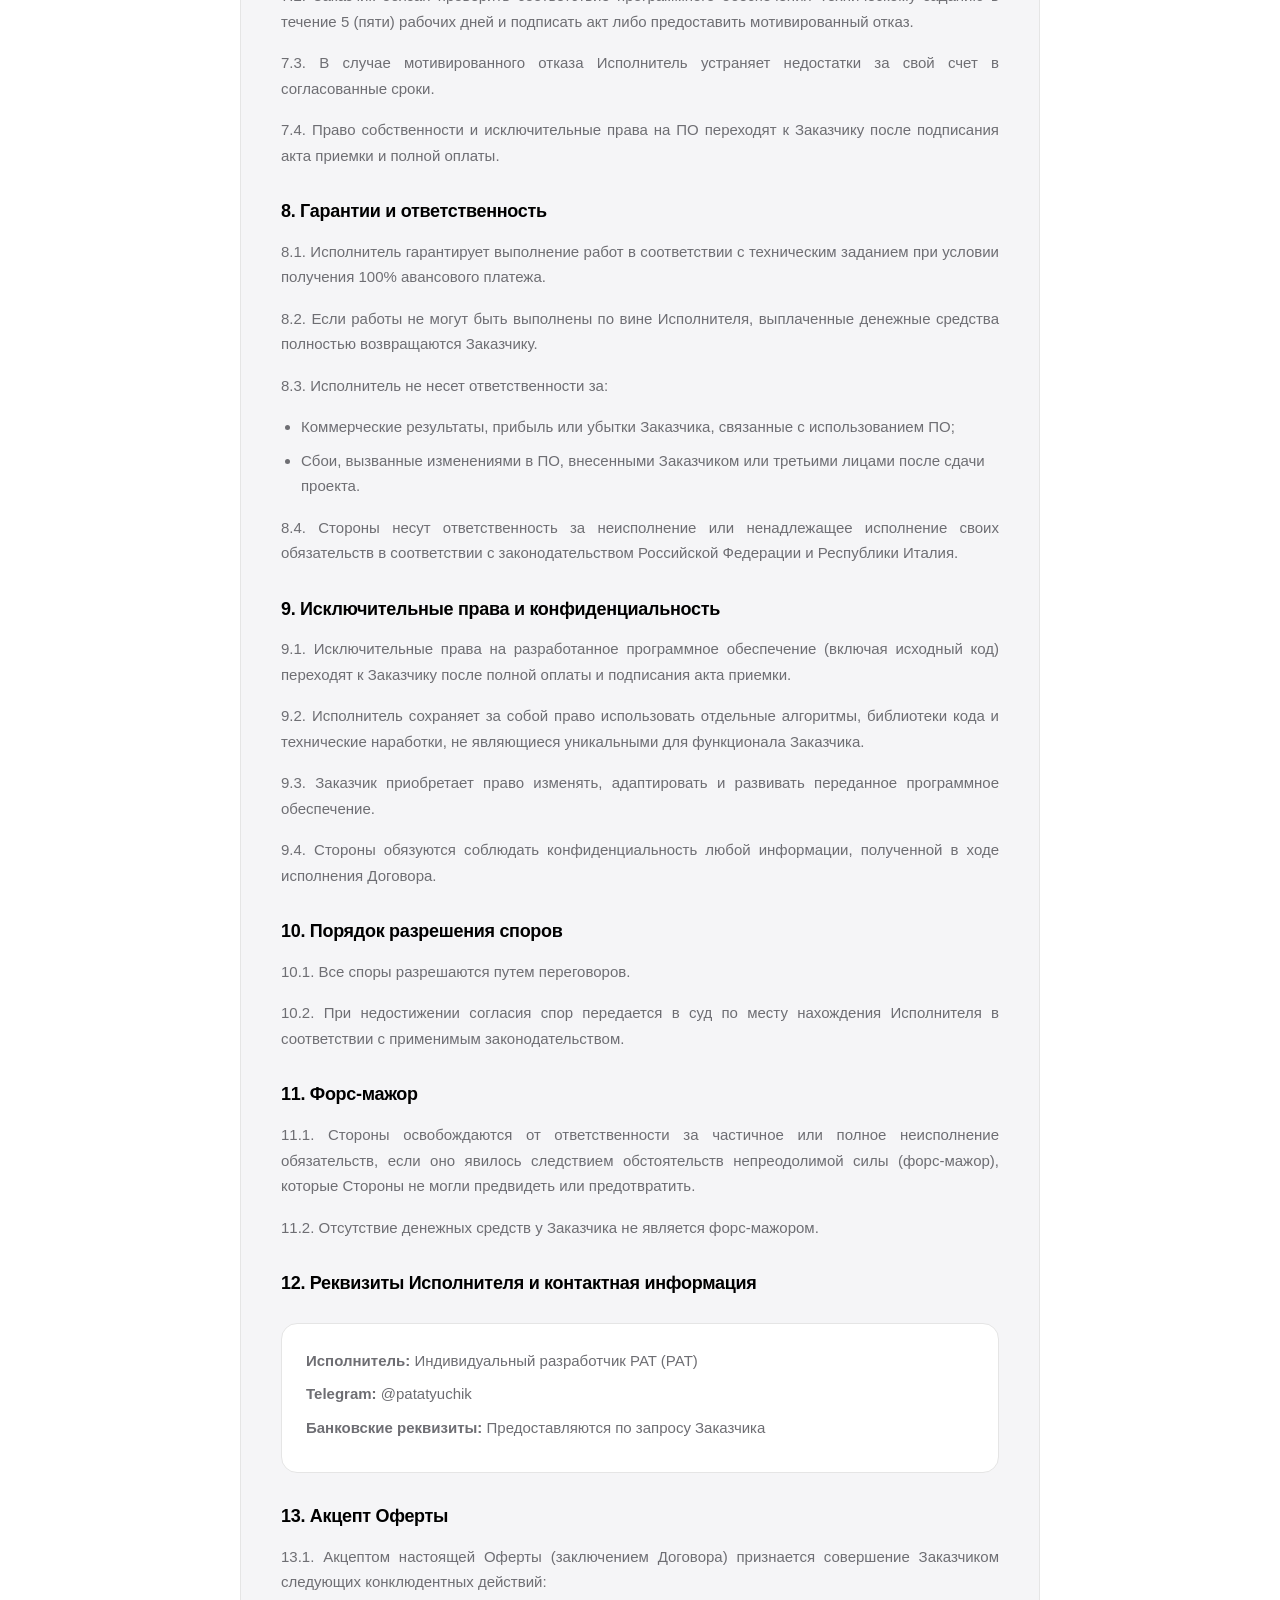
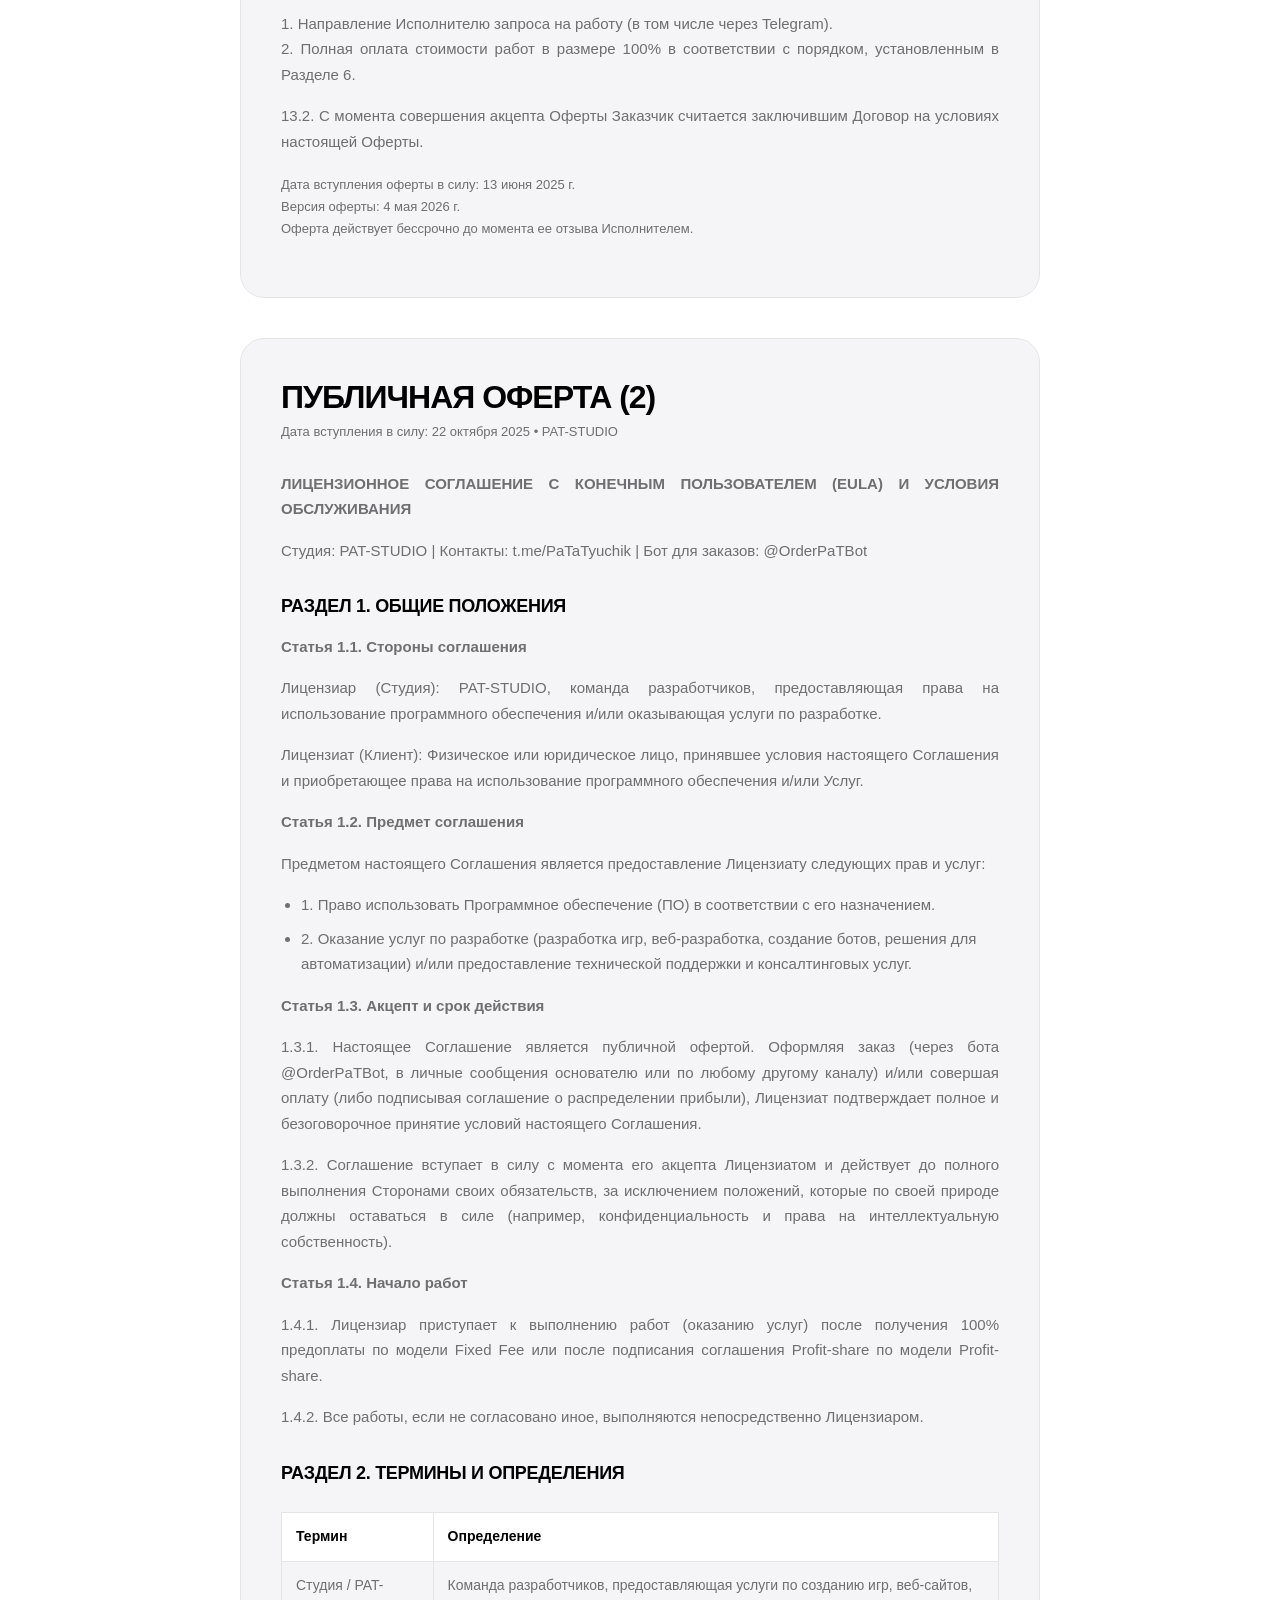
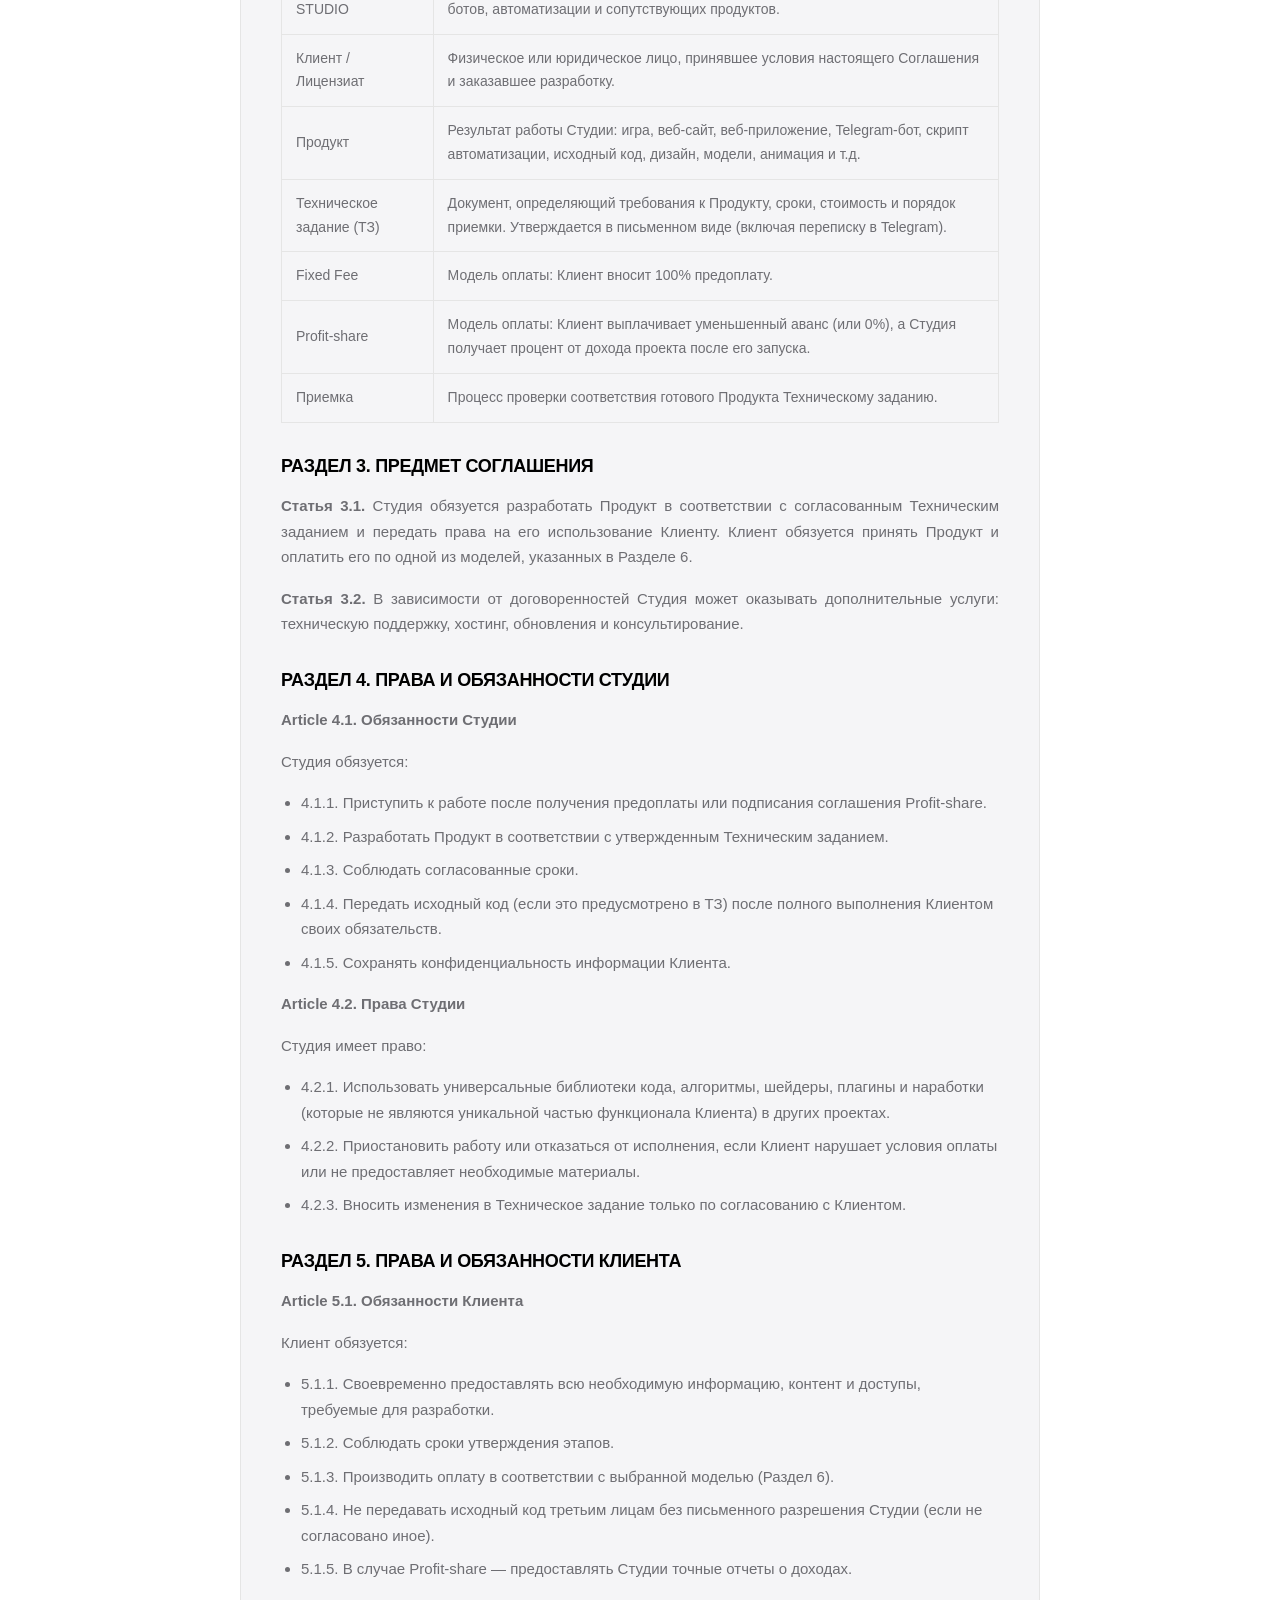
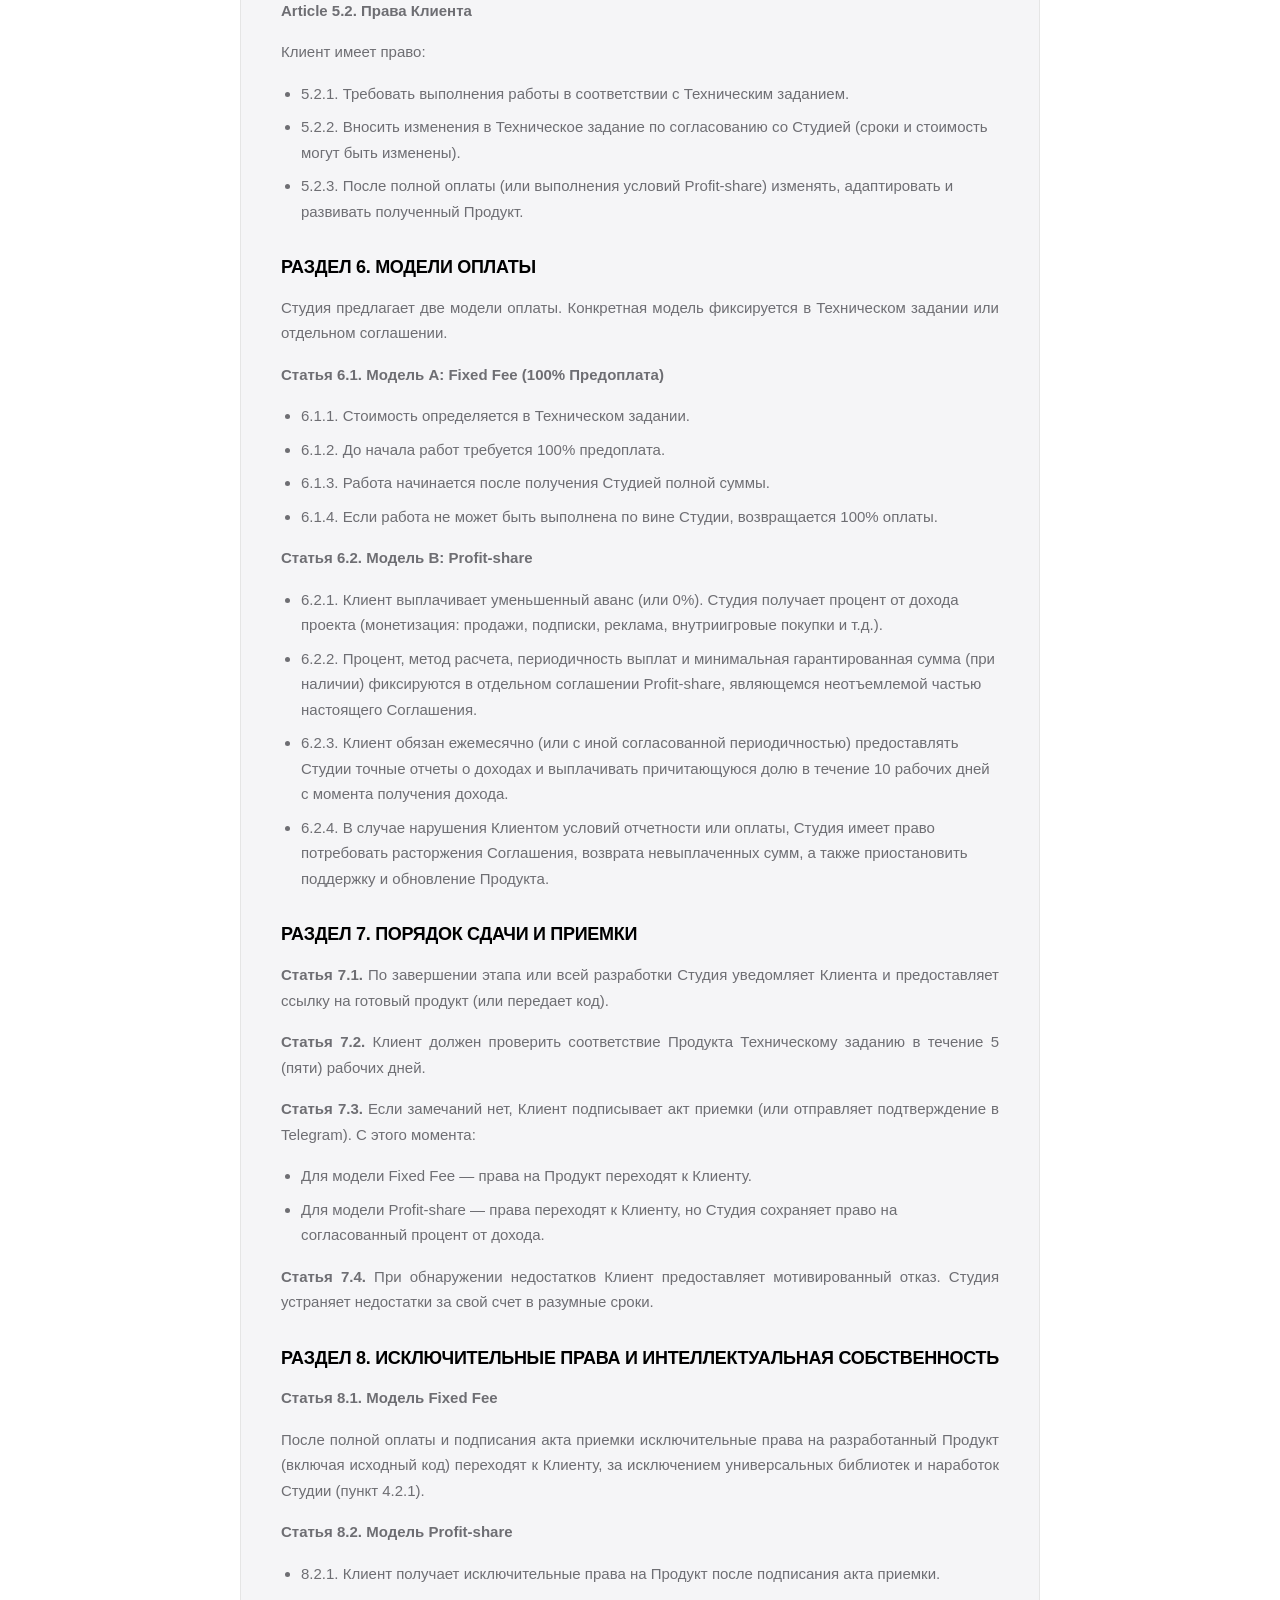
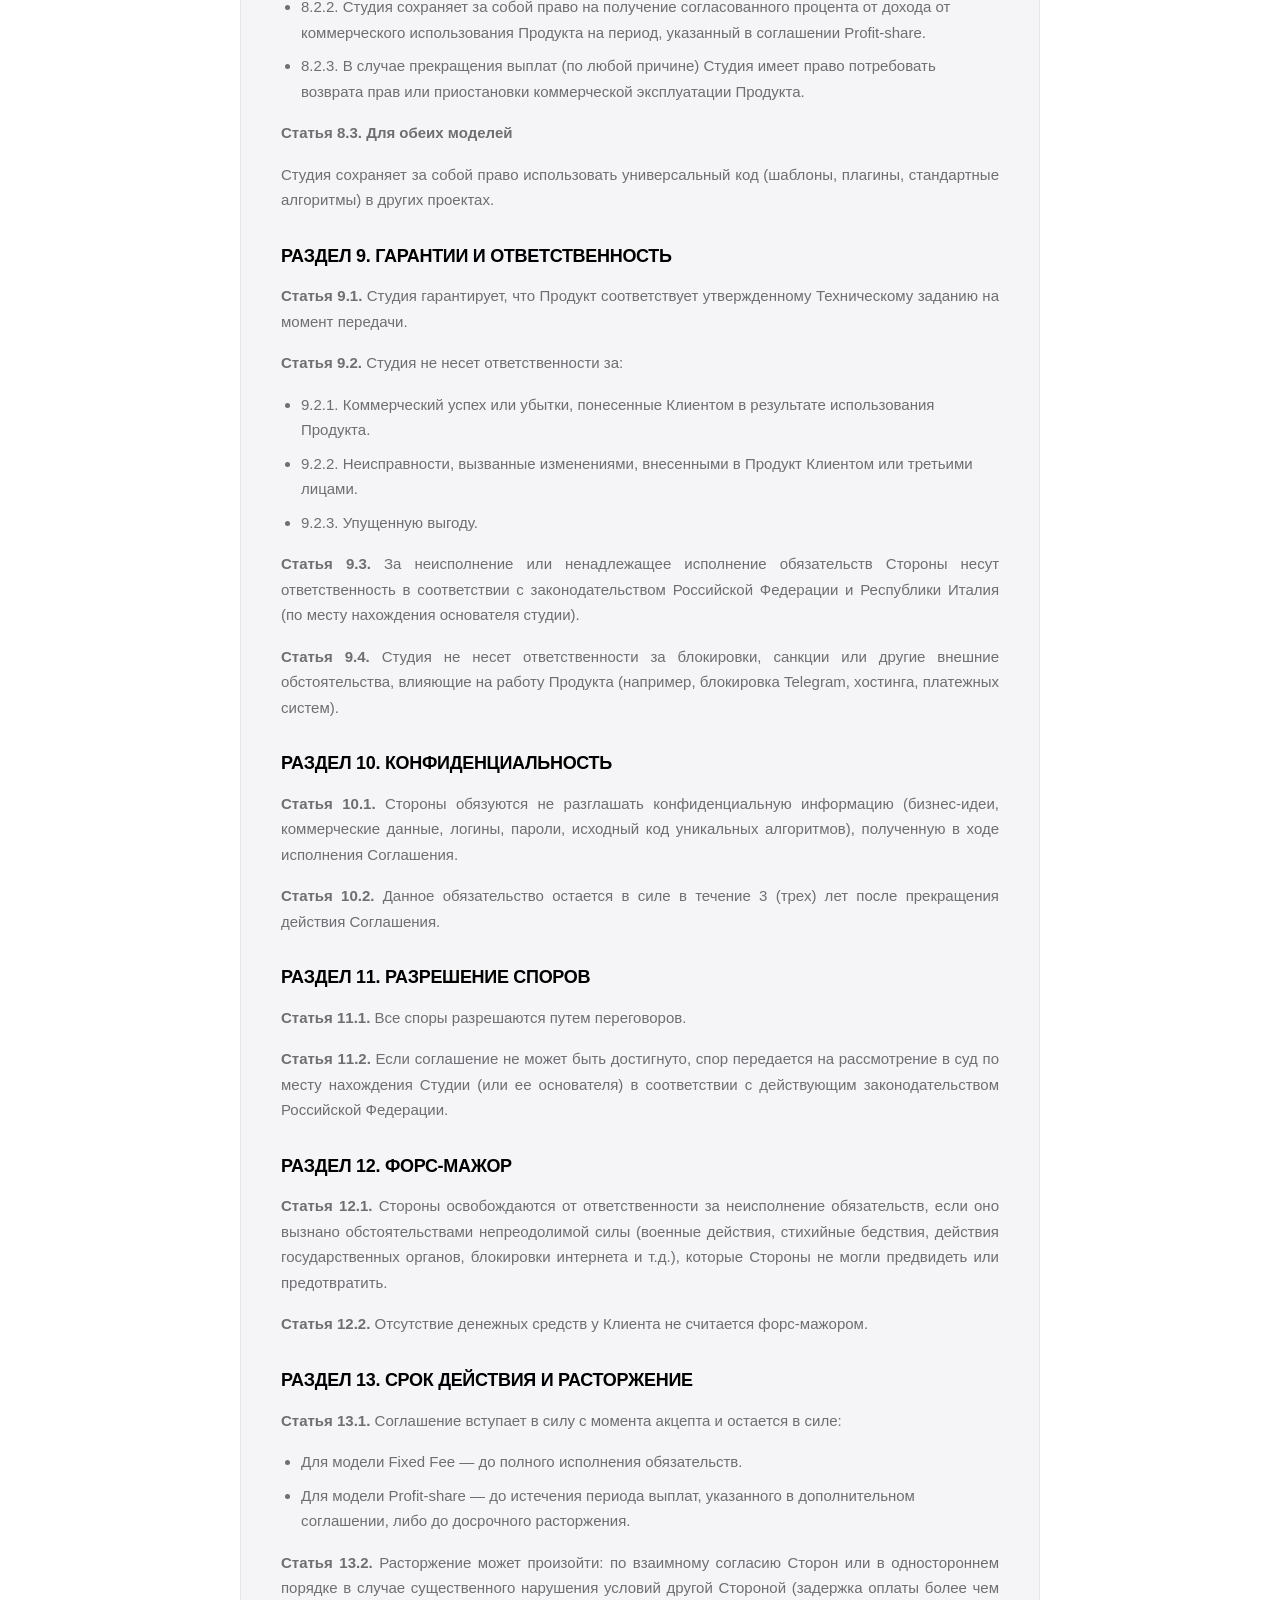
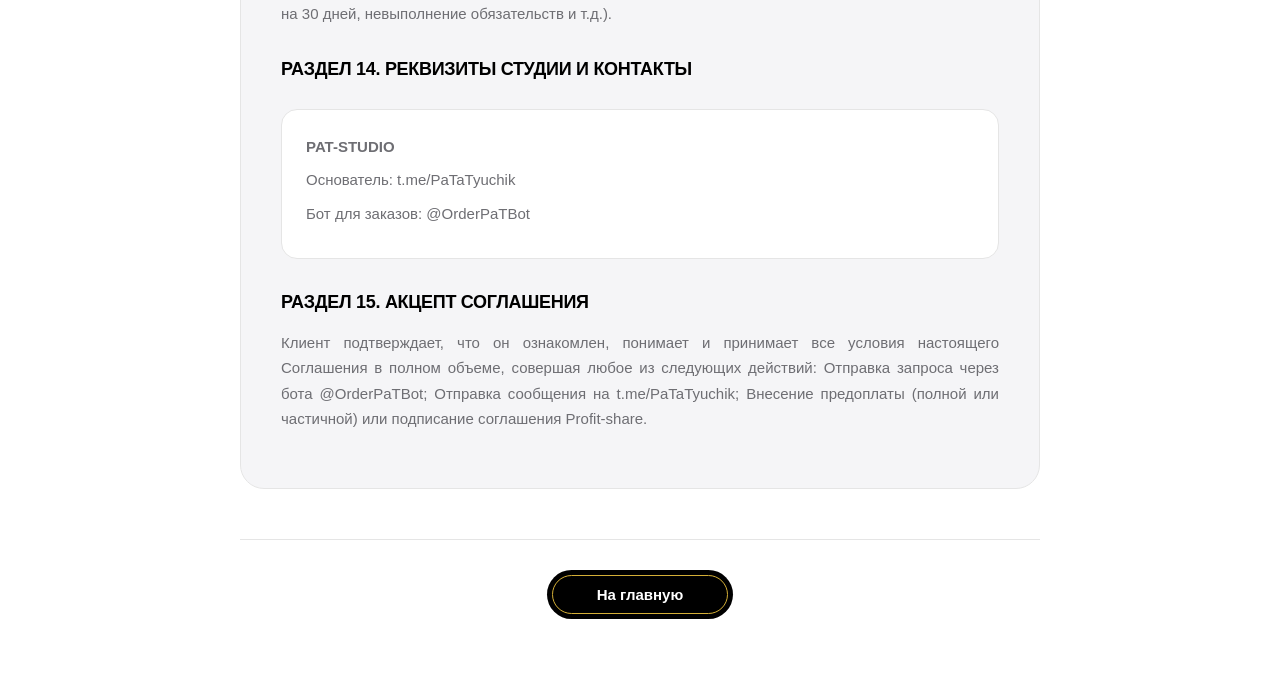
<file: license.html>
<!DOCTYPE html>
<html lang="en" data-theme="light">
<head>
    <meta charset="UTF-8">
    <meta name="viewport" content="width=device-width, initial-scale=1.0">
    <title>Legal Documents | PAT-STUDIO</title>

    <script>
        const initTheme = localStorage.getItem('pat_theme') || localStorage.getItem('theme') || 'light';
        document.documentElement.setAttribute('data-theme', initTheme);
    </script>

    <style>
        :root {
            --bg-primary: #ffffff;
            --bg-secondary: #f5f5f7;
            --text-primary: #000000;
            --text-secondary: #6e6e73;
            --border-color: #e5e5e5;
            --accent-gold: #d4af37;
            --font-samsung: "SamsungOne", "Inter", "Helvetica Neue", Arial, sans-serif;
            --transition-smooth: all 0.6s cubic-bezier(0.16, 1, 0.3, 1);
        }

        [data-theme="dark"], .dark-theme, body.dark {
            --bg-primary: #000000 !important;
            --bg-secondary: #0b0b0c !important;
            --text-primary: #ffffff !important;
            --text-secondary: #86868b !important;
            --border-color: #1a1a1a !important;
        }

        * {
            margin: 0;
            padding: 0;
            box-sizing: border-box;
            outline: none;
        }

        body {
            font-family: "SamsungOne", "Inter", "Helvetica Neue", Arial, sans-serif;
            background-color: var(--bg-primary);
            color: var(--text-primary);
            min-height: 100vh;
            display: flex;
            flex-direction: column;
            align-items: center;
            justify-content: flex-start;
            padding: 60px 24px;
            transition: background-color 0.5s ease, color 0.5s ease;
            -webkit-font-smoothing: antialiased;
            overflow-y: auto;
        }

        body.rtl {
            direction: rtl;
        }

        .legal-container {
            max-width: 800px;
            width: 100%;
            display: flex;
            flex-direction: column;
            animation: fadeIn 0.8s cubic-bezier(0.16, 1, 0.3, 1) forwards;
            opacity: 0;
            transform: translateY(20px);
        }

        @keyframes fadeIn {
            to {
                opacity: 1;
                transform: translateY(0);
            }
        }

        .document-box {
            background: var(--bg-secondary);
            border: 1px solid var(--border-color);
            border-radius: 24px;
            padding: 40px;
            margin-bottom: 40px;
            transition: var(--transition-smooth);
        }

        .doc-main-title {
            font-size: 32px;
            font-weight: 800;
            letter-spacing: -1px;
            margin-bottom: 8px;
            color: var(--text-primary);
        }

        .doc-meta {
            font-size: 13px;
            color: var(--text-secondary);
            margin-bottom: 32px;
            font-weight: 500;
        }

        .doc-content {
            font-size: 15px;
            line-height: 1.7;
            color: var(--text-secondary);
        }

        .doc-content h3 {
            font-size: 18px;
            font-weight: 700;
            color: var(--text-primary);
            margin: 28px 0 12px 0;
            letter-spacing: -0.3px;
        }

        .doc-content p {
            margin-bottom: 16px;
            text-align: justify;
        }

        .doc-content ul {
            margin-bottom: 16px;
            padding-left: 20px;
        }

        .doc-content li {
            margin-bottom: 8px;
        }

        .legal-table {
            width: 100%;
            border-collapse: collapse;
            margin: 24px 0;
            font-size: 14px;
        }

        .legal-table th, .legal-table td {
            border: 1px solid var(--border-color);
            padding: 12px 14px;
            text-align: left;
        }

        body.rtl .legal-table th, body.rtl .legal-table td {
            text-align: right;
        }

        .legal-table th {
            background: var(--bg-primary);
            color: var(--text-primary);
            font-weight: 700;
        }

        .info-block {
            background: var(--bg-primary);
            border: 1px solid var(--border-color);
            padding: 24px;
            border-radius: 16px;
            margin: 24px 0;
        }

        .info-block p {
            margin-bottom: 8px !important;
        }


        .bottom-navigation {
            display: flex;
            justify-content: center;
            margin-top: 10px;
            padding-top: 30px;
            border-top: 1px solid var(--border-color);
            width: 100%;
        }

       .home-link {
            position: relative;
            display: inline-flex;
            align-items: center;
            justify-content: center;
            padding: 16px 50px;
            background: #000000;
            color: #ffffff;
            text-decoration: none;
            border-radius: 50px;
            font-size: 15px;
            font-weight: 700;
            border: none !important;
            outline: none !important;
            transition: var(--transition-smooth);
            cursor: pointer;
            box-sizing: border-box;
        }

        .home-link::after {
            content: '';
            position: absolute;
            top: 5px;
            bottom: 5px;
            left: 5px;
            right: 5px;
            border: 1.5px solid var(--accent-gold) !important;
            border-radius: 45px !important;
            opacity: 1;
            transition: var(--transition-smooth);
            pointer-events: none;
        }

        [data-theme="dark"] .home-link,
        .dark-theme .home-link,
        body.dark .home-link {
            background: #ffffff !important;
            color: #000000 !important;
            border: none !important;
            outline: none !important;
        }
        
        [data-theme="dark"] .home-link::after,
        .dark-theme .home-link::after,
        body.dark .home-link::after {
            border-color: #000000 !important;
        }

        .home-link:hover,
        [data-theme="dark"] .home-link:hover,
        body.dark .home-link:hover {
            transform: translateY(-3px);
            background: var(--accent-gold) !important;
            color: #000000 !important;
            border: none !important;
            outline: none !important;
            box-shadow: 0 12px 30px rgba(212, 175, 55, 0.35) !important;
        }

        .home-link:hover::after,
        [data-theme="dark"] .home-link:hover::after,
        body.dark .home-link:hover::after {
            opacity: 0 !important;
        }

        @media (max-width: 768px) {
            body { padding: 40px 16px; }
            .document-box { padding: 24px; border-radius: 16px; }
            .doc-main-title { font-size: 24px; }
            .legal-table th, .legal-table td { padding: 8px; font-size: 13px; }
            .home-link { width: 100%; }
        }
    </style>
</head>
<body>

    <div class="legal-container">

        <!-- ОФЕРТА 1 -->
        <div class="document-box">
            <h1 class="doc-main-title" data-key="offer1Title">PUBLIC OFFER (1)</h1>
            <div class="doc-meta" data-key="offer1Meta">License agreement • Owner • 22 ottobre 2025 alle 21:55</div>

            <!-- РУССКАЯ ВЕРСИЯ ОФЕРТЫ 1 -->
            <div class="doc-content" data-lang="ru">
                <p><strong>Заключение договора об оказании услуг по разработке программного обеспечения и передаче прав на программное обеспечение</strong></p>
                <p>Дата публикации: 13 июня 2025 г.</p>

                <h3>1. Общие положения</h3>
                <p>1.1. Настоящая Публичная оферта (далее — «Оферта») является официальным предложением Индивидуального разработчика PAT (далее — «Исполнитель»), адресованным неопределенному кругу лиц (далее — «Заказчик»), заключить договор об оказании услуг по разработке программного обеспечения и/или передаче прав на программное обеспечение (далее — «Договор») на условиях, изложенных в настоящей Оферте.</p>
                <p>1.2. В соответствии с пунктом 2 статьи 437 Гражданского кодекса Российской Федерации настоящая Оферта является публичной. Исполнитель обязуется оказывать услуги и предоставлять права на использование программного обеспечения любому обратившемуся Заказчику на равных условиях.</p>
                <p>1.3. Договор считается заключенным (акцептованным) с момента совершения Заказчиком конклюдентных действий, предусмотренных разделом 2 настоящей Оферты.</p>
                <p>1.4. Совершением конклюдентных действий Заказчик подтверждает, что он ознакомлен, полностью понимает и безоговорочно принимает все условия настоящей Оферты в полном объеме, без каких-либо исключений или ограничений (в соответствии со статьей 428 Гражданского кодекса Российской Федерации — договор присоединения).</p>

                <h3>2. Термины и определения</h3>
                <p>В настоящей Оферте используются следующие термины и определения:</p>
                <p><strong>Оферта:</strong> Настоящий документ «Публичная оферта на заключение договора об оказании услуг по разработке программного обеспечения и передаче прав на программное обеспечение» с приложениями, являющимися ее неотъемлемой частью.</p>
                <p><strong>Конклюдентные действия:</strong> Поведение Заказчика, выражающее его согласие заключить Договор на условиях Оферты. Действия заключаются в: (1) отправке Исполнителю запроса на работу через контакты, указанные в разделе 12, и (2) внесении 100% авансового платежа в соответствии с порядком, установленным в разделе 6.</p>
                <p><strong>Исполнитель:</strong> Индивидуальный разработчик PAT, предоставляющий права на использование Программного обеспечения и оказывающий услуги по разработке.</p>
                <p><strong>Заказчик:</strong> Физическое или юридическое лицо, принявшее условия настоящей Оферты и приобревшее права на использование Программного обеспечения и/или Услуги.</p>
                <p><strong>Программное обеспечение (ПО):</strong> Результат интеллектуальной деятельности (исходный код, исполняемые файлы, базы данных, интерфейсы), созданный Исполнителем в соответствии с Техническим заданием Заказчика.</p>
                <p><strong>Техническое задание (ТЗ):</strong> Документ, определяющий функциональные требования к программному обеспечению, сроки, стоимость и порядок приемки, согласованный Сторонами в простой письменной форме (включая переписку в Telegram).</p>
                <p><strong>Услуги:</strong> Действия Исполнитея, связанные с разработкой программного обеспечения, передачей исключительных прав, предоставлением технической поддержки и консультированием.</p>

                <h3>3. Предмет Договора</h3>
                <p>3.1. Исполнитель обязуется по заданию Заказчика выполнить работы по разработке программного обеспечения и/или оказать услуги (включая техническую поддержку и консультирование), а также передать права на использование программного обеспечения Заказчику. Заказчик обязуется принять результат и оплатить его в порядке, предусмотренном настоящей Офертой.</p>
                <p>3.2. Конкретные характеристики, функциональные требования, сроки и стоимость определяются в Техническом задании (ТЗ), которое становится неотъемлемой частью Договора с момента его согласования Сторонами (в том числе путем утверждения в мессенджерах).</p>
                <p>3.3. Все работы, если не согласовано иное, выполняются Исполнителем лично.</p>

                <h3>4. Права и обязанности Исполнителя</h3>
                <p>4.1. Исполнитель обязуется:</p>
                <ul>
                    <li>4.1.1. Приступить к работе после получения 100% авансового платежа от Заказчика.</li>
                    <li>4.1.2. Предоставить программное обеспечение в соответствии с согласованным ТЗ.</li>
                    <li>4.1.3. Обеспечить соответствие программного обеспечения заявленным функциональным требованиям на момент поставки.</li>
                    <li>4.1.4. Соблюдать сроки, указанные в техническом задании.</li>
                    <li>4.1.5. Обеспечить конфиденциальность информации, полученной от Заказчика.</li>
                </ul>
                <p>4.2. Исполнитель имеет право:</p>
                <ul>
                    <li>4.2.1. Использовать разработанные решения, отдельные алгоритмы и библиотеки кода (не являющиеся уникальной частью функционала Заказчика) в других своих проектах при условии соблюдения конфиденциальности.</li>
                    <li>4.2.2. Отказать в выполнении работ или приостановить их, если Заказчик нарушает условия оплаты или не предоставляет необходимую информацию.</li>
                    <li>4.2.3. Изменения в ТЗ могут вноситься только с согласия Заказчика.</li>
                </ul>

                <h3>5. Права и обязанности Заказчика</h3>
                <p>5.1. Заказчик обязуется:</p>
                <ul>
                    <li>5.1.1. Внести 100% предоплату стоимости работ/ПО до начала их выполнения.</li>
                    <li>5.1.2. Своевременно предоставлять всю необходимую информацию и данные для выполнения работ в установленные сроки.</li>
                    <li>5.1.3. Соблюдать сроки утверждения этапов работ (при наличии).</li>
                    <li>5.1.4. Не передавать исходный код (если он предоставлен) третьим лицам без письменного согласия Исполнителя.</li>
                </ul>
                <p>5.2. Заказчик имеет право:</p>
                <ul>
                    <li>5.2.1. Требовать выполнения работ и предоставления программного обеспечения в строгом соответствии с техническим заданием.</li>
                    <li>5.2.2. Изменять условия технического задания по согласованию с Исполнителем.</li>
                    <li>5.2.3. Получить полный исходный код программного обеспечения после завершения работ и полной оплаты.</li>
                </ul>

                <h3>6. Стоимость и порядок оплаты</h3>
                <p>6.1. Стоимость работ определяется индивидуально и указывается в Техническом задании.</p>
                <p>6.2. Порядок оплаты: 100% авансовый платеж от общей стоимости работ.</p>
                <p>6.3. Моментом исполнения обязательства по оплате считается поступление денежных средств на счет Исполнителя.</p>
                <p>6.4. Все расчеты производятся в российских рублях (или иной валюте по согласованию, указанной в Техническом задании).</p>

                <h3>7. Порядок сдачи и приемки работ</h3>
                <p>7.1. По завершении работ Исполнитель уведомляет Заказчика о готовности результатов и предоставляет акт приемки.</p>
                <p>7.2. Заказчик обязан проверить соответствие программного обеспечения Техническому заданию в течение 5 (пяти) рабочих дней и подписать акт либо предоставить мотивированный отказ.</p>
                <p>7.3. В случае мотивированного отказа Исполнитель устраняет недостатки за свой счет в согласованные сроки.</p>
                <p>7.4. Право собственности и исключительные права на ПО переходят к Заказчику после подписания акта приемки и полной оплаты.</p>

                <h3>8. Гарантии и ответственность</h3>
                <p>8.1. Исполнитель гарантирует выполнение работ в соответствии с техническим заданием при условии получения 100% авансового платежа.</p>
                <p>8.2. Если работы не могут быть выполнены по вине Исполнителя, выплаченные денежные средства полностью возвращаются Заказчику.</p>
                <p>8.3. Исполнитель не несет ответственности за:</p>
                <ul>
                    <li>Коммерческие результаты, прибыль или убытки Заказчика, связанные с использованием ПО;</li>
                    <li>Сбои, вызванные изменениями в ПО, внесенными Заказчиком или третьими лицами после сдачи проекта.</li>
                </ul>
                <p>8.4. Стороны несут ответственность за неисполнение или ненадлежащее исполнение своих обязательств в соответствии с законодательством Российской Федерации и Республики Италия.</p>

                <h3>9. Исключительные права и конфиденциальность</h3>
                <p>9.1. Исключительные права на разработанное программное обеспечение (включая исходный код) переходят к Заказчику после полной оплаты и подписания акта приемки.</p>
                <p>9.2. Исполнитель сохраняет за собой право использовать отдельные алгоритмы, библиотеки кода и технические наработки, не являющиеся уникальными для функционала Заказчика.</p>
                <p>9.3. Заказчик приобретает право изменять, адаптировать и развивать переданное программное обеспечение.</p>
                <p>9.4. Стороны обязуются соблюдать конфиденциальность любой информации, полученной в ходе исполнения Договора.</p>

                <h3>10. Порядок разрешения споров</h3>
                <p>10.1. Все споры разрешаются путем переговоров.</p>
                <p>10.2. При недостижении согласия спор передается в суд по месту нахождения Исполнителя в соответствии с применимым законодательством.</p>

                <h3>11. Форс-мажор</h3>
                <p>11.1. Стороны освобождаются от ответственности за частичное или полное неисполнение обязательств, если оно явилось следствием обстоятельств непреодолимой силы (форс-мажор), которые Стороны не могли предвидеть или предотвратить.</p>
                <p>11.2. Отсутствие денежных средств у Заказчика не является форс-мажором.</p>

                <h3>12. Реквизиты Исполнителя и контактная информация</h3>
                <div class="info-block">
                    <p><strong>Исполнитель:</strong> Индивидуальный разработчик PAT (PAT)</p>
                    <p><strong>Telegram:</strong> @patatyuchik</p>
                    <p><strong>Банковские реквизиты:</strong> Предоставляются по запросу Заказчика</p>
                </div>

                <h3>13. Акцепт Оферты</h3>
                <p>13.1. Акцептом настоящей Оферты (заключением Договора) признается совершение Заказчиком следующих конклюдентных действий:</p>
                <p>1. Направление Исполнителю запроса на работу (в том числе через Telegram).<br>
                2. Полная оплата стоимости работ в размере 100% в соответствии с порядком, установленным в Разделе 6.</p>
                <p>13.2. С момента совершения акцепта Оферты Заказчик считается заключившим Договор на условиях настоящей Оферты.</p>

                <p style="margin-top:20px; font-size:13px;">
                    Дата вступления оферты в силу: 13 июня 2025 г.<br>
                    Версия оферты: 4 мая 2026 г.<br>
                    Оферта действует бессрочно до момента ее отзыва Исполнителем.
                </p>
            </div>

            <!-- ENGLISH VERSION OF OFFER 1 -->
            <div class="doc-content" data-lang="en">
                <p><strong>On entering into an agreement for the provision of software development services and the transfer of rights to the software</strong></p>
                <p>Date of publication: June 13, 2025</p>

                <h3>1. General Provisions</h3>
                <p>1.1. This Public Offer (hereinafter referred to as the "Offer") is an official offer by the Individual Developer PAT (hereinafter referred to as the "Contractor"), addressed to an indefinite number of persons (hereinafter referred to as the "Customer"), to enter into an agreement for the provision of software development services and/or the transfer of rights to the software (hereinafter referred to as the "Agreement") under the terms and conditions set forth in this Offer.</p>
                <p>1.2. In accordance with paragraph 2 of Article 437 of the Civil Code of the Russian Federation, this Offer is public. The Contractor undertakes to provide services and grant rights to use the software to any requesting Customer on equal terms.</p>
                <p>1.3. The Agreement is considered concluded (accepted) upon the Customer's completion of the implied actions stipulated in Section 2 of this Offer.</p>
                <p>1.4. By completing the implied actions, the Customer confirms that they have read, fully understood, and unconditionally accept all the terms of this Offer in full, without any exceptions or limitations (as defined by Article 428 of the Civil Code of the Russian Federation—an adhesion agreement).</p>

                <h3>2. Terms and Definitions</h3>
                <p>The following terms and definitions are used in this Offer:</p>
                <p><strong>Offer:</strong> This document, "Public Offer for the Conclusion of an Agreement for the Provision of Software Development Services and the Transfer of Rights to Software," with appendices, which form an integral part of it.</p>
                <p><strong>Implied Actions:</strong> The Customer's behavior expressing their consent to enter into the Agreement under the terms of the Offer. The actions consist of: (1) sending the Contractor a request for work through the contacts specified in Section 12, and (2) making a 100% advance payment in accordance with the procedure set forth in Section 6.</p>
                <p><strong>Contractor:</strong> An individual PAT developer granting rights to use the Software and providing development services.</p>
                <p><strong>Customer:</strong> An individual or legal entity that has accepted this Offer and acquired the rights to use the Software and/or services.</p>
                <p><strong>Software:</strong> The result of intellectual activity (source code, executable files, databases, interfaces) created by the Contractor in accordance with the Customer's Terms of Reference.</p>
                <p><strong>Terms of Reference:</strong> A document defining the functional requirements for the software, the deadlines, cost, and acceptance procedure, agreed upon by the Parties in simple written form (including messaging on Telegram).</p>
                <p><strong>Services:</strong> The Contractor's actions related to software development, transfer of exclusive rights, provision of technical support, and consulting.</p>

                <h3>3. Subject of the Agreement</h3>
                <p>3.1. The Contractor undertakes, at the Customer's request, to perform software development work and/or provide services (including technical support and consulting), and to transfer the rights to use the software to the Customer. The Customer undertakes to accept the result and pay for it in the manner stipulated by this Offer.</p>
                <p>3.2. Specific characteristics, functional requirements, deadlines, and cost are defined in the Terms of Reference (TOR), which become an integral part of the Agreement upon its signing by both Parties (including approval via instant messaging).</p>
                <p>3.3. All work, unless otherwise agreed, is performed by the Contractor personally.</p>

                <h3>4. Rights and Obligations of the Contractor</h3>
                <p>4.1. The Contractor undertakes to:</p>
                <ul>
                    <li>4.1.1. Commence work upon receipt of 100% advance payment from the Customer.</li>
                    <li>4.1.2. Provide the software in accordance with the agreed TOR.</li>
                    <li>4.1.3. Ensure compliance of the software with the stated functional requirements at the time of delivery.</li>
                    <li>4.1.4. Meet the deadlines specified in the SOW.</li>
                    <li>4.1.5. Ensure the confidentiality of information received from the Customer.</li>
                </ul>
                <p>4.2. The Contractor has the right:</p>
                <ul>
                    <li>4.2.1. Use developed solutions, individual algorithms, and code libraries (that are not unique to the Customer's functionality) in their other projects, provided confidentiality is maintained.</li>
                    <li>4.2.2. Refuse to perform work or suspend it if the Customer violates the payment terms or fails to provide the necessary information.</li>
                    <li>4.2.3. Amendments to the SOW may only be made with the consent of the Customer.</li>
                </ul>

                <h3>5. Rights and Obligations of the Customer</h3>
                <p>5.1. The Customer undertakes to:</p>
                <ul>
                    <li>5.1.1. Make a 100% prepayment for the cost of the work/software prior to commencement.</li>
                    <li>5.1.2. Provide all necessary information and data to complete the work within the established deadlines.</li>
                    <li>5.1.3. Meet deadlines for approving work stages (if any).</li>
                    <li>5.1.4. Do not transfer the source code (if provided) to third parties without the written consent of the Contractor.</li>
                </ul>
                <p>5.2. The Customer has the right:</p>
                <ul>
                    <li>5.2.1. Demand that the work be performed and the software provided in strict accordance with the terms of reference.</li>
                    <li>5.2.2. Amend the terms of reference by agreement with the Contractor.</li>
                    <li>5.2.3. Receive the complete source code of the software upon completion of the work and full payment.</li>
                </ul>

                <h3>6. Cost and Payment Procedure</h3>
                <p>6.1. The cost of the work is determined Individually and specified in the Terms of Reference.</p>
                <p>6.2. Payment Procedure: 100% advance payment of the total cost of the work.</p>
                <p>6.3. The moment of fulfillment of the payment obligation is considered the receipt of funds in the Contractor's account.</p>
                <p>6.4. All payments are made in Russian rubles (or another currency, as agreed, specified in the Terms of Reference).</p>

                <h3>7. Work Delivery and Acceptance Procedure</h3>
                <p>7.1. Upon completion of the work, the Contractor shall notify the Client of the readiness of the deliverables and an acceptance certificate.</p>
                <p>7.2. The Client is obligated to verify the software's compliance with the Terms of Reference within 5 (five) business days and sign the certificate or provide a reasoned refusal.</p>
                <p>7.3. In the event of a reasoned refusal, the Contractor shall correct the deficiencies at its own expense within the agreed timeframe.</p>
                <p>7.4. Ownership and exclusive rights to the Software shall transfer to the Customer upon signing of the acceptance certificate and full payment.</p>

                <h3>8. Warranties and Liability</h3>
                <p>8.1. The Contractor guarantees the performance of the work in accordance with the terms of reference, subject to receipt of 100% advance payment.</p>
                <p>8.2. If the work cannot be performed due to the Contractor's fault, the funds paid shall be fully refunded to the Customer.</p>
                <p>8.3. The Contractor shall not be liable for:</p>
                <ul>
                    <li>The Customer's commercial results, profits, or losses resulting from the use of the Software;</li>
                    <li>Failures caused by changes to the Software made by the Customer or third parties after delivery.</li>
                </ul>
                <p>8.4. The Parties shall be liable for failure to perform or improper performance of their obligations in accordance with the laws of the Russian Federation and the Republic of Italy.</p>

                <h3>9. Exclusive Rights and Confidentiality</h3>
                <p>9.1. Exclusive rights to the developed software (including the source code) shall transfer to the Customer upon full payment and signing of the acceptance certificate.</p>
                <p>9.2. The Contractor reserves the right to use individual algorithms, code libraries, and technical developments that are not unique to the Customer's functionality.</p>
                <p>9.3. The Customer acquires the right to modify, adapt, and further develop the transferred software.</p>
                <p>9.4. The Parties undertake to maintain confidentiality of any information obtained during the execution of the Agreement.</p>

                <h3>10. Dispute Resolution Procedure</h3>
                <p>10.1. All disputes shall be resolved through negotiation.</p>
                <p>10.2. If agreement is not reached, the dispute shall be referred to the court at the location of the Contractor in accordance with applicable law.</p>

                <h3>11. Force Majeure</h3>
                <p>11.1. The Parties are released from liability for any partial or total failure to fulfill their obligations if such failure occurs due to circumstances beyond the Parties' control (force majeure) that the Parties could not foresee or prevent.</p>
                <p>11.2. The Client's lack of funds does not constitute force majeure.</p>

                <h3>12. Contractor's Details and Contact Information</h3>
                <div class="info-block">
                    <p><strong>Contractor:</strong> Individual PAT Developer (PAT)</p>
                    <p><strong>Telegram:</strong> @patatyuchik</p>
                    <p><strong>Bank Details:</strong> Provided upon the Client's request</p>
                </div>

                <h3>13. Acceptance of the Offer</h3>
                <p>13.1. Acceptance of this Offer (conclusion of the Agreement) is deemed to be the Client's performance of the following implicit actions:</p>
                <p>1. Submitting a request for work to the Contractor (including via Telegram).<br>
                2. Full payment of the cost of the work in the amount of 100% in accordance with the procedure set forth in Section 6.</p>
                <p>13.2. Upon acceptance of the Offer, the Client is deemed to have entered into the Agreement under the terms of this Offer.</p>

                <p style="margin-top: 24px; font-size: 13px;">
                    Offer Commencement Date: June 13, 2025<br>
                    Offer Version: May 4, 2026<br>
                    The Offer is valid indefinitely until revoked by the Contractor.
                </p>
            </div>
        </div>

        <!-- ОФЕРТА 2 -->
        <div class="document-box">
            <h1 class="doc-main-title" data-key="offer2Title">PUBLIC OFFER (2)</h1>
            <div class="doc-meta" data-key="offer2Meta">Effective Date: October 22, 2025 • PAT-STUDIO</div>

            <!-- РУССКАЯ ВЕРСИЯ ОФЕРТЫ 2 -->
            <div class="doc-content" data-lang="ru">
                <p><strong>ЛИЦЕНЗИОННОЕ СОГЛАШЕНИЕ С КОНЕЧНЫМ ПОЛЬЗОВАТЕЛЕМ (EULA) И УСЛОВИЯ ОБСЛУЖИВАНИЯ</strong></p>
                <p>Студия: PAT-STUDIO | Контакты: t.me/PaTaTyuchik | Бот для заказов: @OrderPaTBot</p>

                <h3>РАЗДЕЛ 1. ОБЩИЕ ПОЛОЖЕНИЯ</h3>
                <p><strong>Статья 1.1. Стороны соглашения</strong></p>
                <p>Лицензиар (Студия): PAT-STUDIO, команда разработчиков, предоставляющая права на использование программного обеспечения и/или оказывающая услуги по разработке.</p>
                <p>Лицензиат (Клиент): Физическое или юридическое лицо, принявшее условия настоящего Соглашения и приобретающее права на использование программного обеспечения и/или Услуг.</p>

                <p><strong>Статья 1.2. Предмет соглашения</strong></p>
                <p>Предметом настоящего Соглашения является предоставление Лицензиату следующих прав и услуг:</p>
                <ul>
                    <li>1. Право использовать Программное обеспечение (ПО) в соответствии с его назначением.</li>
                    <li>2. Оказание услуг по разработке (разработка игр, веб-разработка, создание ботов, решения для автоматизации) и/или предоставление технической поддержки и консалтинговых услуг.</li>
                </ul>

                <p><strong>Статья 1.3. Акцепт и срок действия</strong></p>
                <p>1.3.1. Настоящее Соглашение является публичной офертой. Оформляя заказ (через бота @OrderPaTBot, в личные сообщения основателю или по любому другому каналу) и/или совершая оплату (либо подписывая соглашение о распределении прибыли), Лицензиат подтверждает полное и безоговорочное принятие условий настоящего Соглашения.</p>
                <p>1.3.2. Соглашение вступает в силу с момента его акцепта Лицензиатом и действует до полного выполнения Сторонами своих обязательств, за исключением положений, которые по своей природе должны оставаться в силе (например, конфиденциальность и права на интеллектуальную собственность).</p>

                <p><strong>Статья 1.4. Начало работ</strong></p>
                <p>1.4.1. Лицензиар приступает к выполнению работ (оказанию услуг) после получения 100% предоплаты по модели Fixed Fee или после подписания соглашения Profit-share по модели Profit-share.</p>
                <p>1.4.2. Все работы, если не согласовано иное, выполняются непосредственно Лицензиаром.</p>

                <h3>РАЗДЕЛ 2. ТЕРМИНЫ И ОПРЕДЕЛЕНИЯ</h3>
                <table class="legal-table">
                    <thead>
                        <tr>
                            <th>Термин</th>
                            <th>Определение</th>
                        </tr>
                    </thead>
                    <tbody>
                        <tr><td>Студия / PAT-STUDIO</td><td>Команда разработчиков, предоставляющая услуги по созданию игр, веб-сайтов, ботов, автоматизации и сопутствующих продуктов.</td></tr>
                        <tr><td>Клиент / Лицензиат</td><td>Физическое или юридическое лицо, принявшее условия настоящего Соглашения и заказавшее разработку.</td></tr>
                        <tr><td>Продукт</td><td>Результат работы Студии: игра, веб-сайт, веб-приложение, Telegram-бот, скрипт автоматизации, исходный код, дизайн, модели, анимация и т.д.</td></tr>
                        <tr><td>Техническое задание (ТЗ)</td><td>Документ, определяющий требования к Продукту, сроки, стоимость и порядок приемки. Утверждается в письменном виде (включая переписку в Telegram).</td></tr>
                        <tr><td>Fixed Fee</td><td>Модель оплаты: Клиент вносит 100% предоплату.</td></tr>
                        <tr><td>Profit-share</td><td>Модель оплаты: Клиент выплачивает уменьшенный аванс (или 0%), а Студия получает процент от дохода проекта после его запуска.</td></tr>
                        <tr><td>Приемка</td><td>Процесс проверки соответствия готового Продукта Техническому заданию.</td></tr>
                    </tbody>
                </table>

                <h3>РАЗДЕЛ 3. ПРЕДМЕТ СОГЛАШЕНИЯ</h3>
                <p><strong>Статья 3.1.</strong> Студия обязуется разработать Продукт в соответствии с согласованным Техническим заданием и передать права на его использование Клиенту. Клиент обязуется принять Продукт и оплатить его по одной из моделей, указанных в Разделе 6.</p>
                <p><strong>Статья 3.2.</strong> В зависимости от договоренностей Студия может оказывать дополнительные услуги: техническую поддержку, хостинг, обновления и консультирование.</p>

                <h3>РАЗДЕЛ 4. ПРАВА И ОБЯЗАННОСТИ СТУДИИ</h3>
                <p><strong>Article 4.1. Обязанности Студии</strong></p>
                <p>Студия обязуется:</p>
                <ul>
                    <li>4.1.1. Приступить к работе после получения предоплаты или подписания соглашения Profit-share.</li>
                    <li>4.1.2. Разработать Продукт в соответствии с утвержденным Техническим заданием.</li>
                    <li>4.1.3. Соблюдать согласованные сроки.</li>
                    <li>4.1.4. Передать исходный код (если это предусмотрено в ТЗ) после полного выполнения Клиентом своих обязательств.</li>
                    <li>4.1.5. Сохранять конфиденциальность информации Клиента.</li>
                </ul>
                <p><strong>Article 4.2. Права Студии</strong></p>
                <p>Студия имеет право:</p>
                <ul>
                    <li>4.2.1. Использовать универсальные библиотеки кода, алгоритмы, шейдеры, плагины и наработки (которые не являются уникальной частью функционала Клиента) в других проектах.</li>
                    <li>4.2.2. Приостановить работу или отказаться от исполнения, если Клиент нарушает условия оплаты или не предоставляет необходимые материалы.</li>
                    <li>4.2.3. Вносить изменения в Техническое задание только по согласованию с Клиентом.</li>
                </ul>

                <h3>РАЗДЕЛ 5. ПРАВА И ОБЯЗАННОСТИ КЛИЕНТА</h3>
                <p><strong>Article 5.1. Обязанности Клиента</strong></p>
                <p>Клиент обязуется:</p>
                <ul>
                    <li>5.1.1. Своевременно предоставлять всю необходимую информацию, контент и доступы, требуемые для разработки.</li>
                    <li>5.1.2. Соблюдать сроки утверждения этапов.</li>
                    <li>5.1.3. Производить оплату в соответствии с выбранной моделью (Раздел 6).</li>
                    <li>5.1.4. Не передавать исходный код третьим лицам без письменного разрешения Студии (если не согласовано иное).</li>
                    <li>5.1.5. В случае Profit-share — предоставлять Студии точные отчеты о доходах.</li>
                </ul>
                <p><strong>Article 5.2. Права Клиента</strong></p>
                <p>Клиент имеет право:</p>
                <ul>
                    <li>5.2.1. Требовать выполнения работы в соответствии с Техническим заданием.</li>
                    <li>5.2.2. Вносить изменения в Техническое задание по согласованию со Студией (сроки и стоимость могут быть изменены).</li>
                    <li>5.2.3. После полной оплаты (или выполнения условий Profit-share) изменять, адаптировать и развивать полученный Продукт.</li>
                </ul>

                <h3>РАЗДЕЛ 6. МОДЕЛИ ОПЛАТЫ</h3>
                <p>Студия предлагает две модели оплаты. Конкретная модель фиксируется в Техническом задании или отдельном соглашении.</p>
                <p><strong>Статья 6.1. Модель А: Fixed Fee (100% Предоплата)</strong></p>
                <ul>
                    <li>6.1.1. Стоимость определяется в Техническом задании.</li>
                    <li>6.1.2. До начала работ требуется 100% предоплата.</li>
                    <li>6.1.3. Работа начинается после получения Студией полной суммы.</li>
                    <li>6.1.4. Если работа не может быть выполнена по вине Студии, возвращается 100% оплаты.</li>
                </ul>
                <p><strong>Статья 6.2. Модель B: Profit-share</strong></p>
                <ul>
                    <li>6.2.1. Клиент выплачивает уменьшенный аванс (или 0%). Студия получает процент от дохода проекта (монетизация: продажи, подписки, реклама, внутриигровые покупки и т.д.).</li>
                    <li>6.2.2. Процент, метод расчета, периодичность выплат и минимальная гарантированная сумма (при наличии) фиксируются в отдельном соглашении Profit-share, являющемся неотъемлемой частью настоящего Соглашения.</li>
                    <li>6.2.3. Клиент обязан ежемесячно (или с иной согласованной периодичностью) предоставлять Студии точные отчеты о доходах и выплачивать причитающуюся долю в течение 10 рабочих дней с момента получения дохода.</li>
                    <li>6.2.4. В случае нарушения Клиентом условий отчетности или оплаты, Студия имеет право потребовать расторжения Соглашения, возврата невыплаченных сумм, а также приостановить поддержку и обновление Продукта.</li>
                </ul>

                <h3>РАЗДЕЛ 7. ПОРЯДОК СДАЧИ И ПРИЕМКИ</h3>
                <p><strong>Статья 7.1.</strong> По завершении этапа или всей разработки Студия уведомляет Клиента и предоставляет ссылку на готовый продукт (или передает код).</p>
                <p><strong>Статья 7.2.</strong> Клиент должен проверить соответствие Продукта Техническому заданию в течение 5 (пяти) рабочих дней.</p>
                <p><strong>Статья 7.3.</strong> Если замечаний нет, Клиент подписывает акт приемки (или отправляет подтверждение в Telegram). С этого момента:</p>
                <ul>
                    <li>Для модели Fixed Fee — права на Продукт переходят к Клиенту.</li>
                    <li>Для модели Profit-share — права переходят к Клиенту, но Студия сохраняет право на согласованный процент от дохода.</li>
                </ul>
                <p><strong>Статья 7.4.</strong> При обнаружении недостатков Клиент предоставляет мотивированный отказ. Студия устраняет недостатки за свой счет в разумные сроки.</p>

                <h3>РАЗДЕЛ 8. ИСКЛЮЧИТЕЛЬНЫЕ ПРАВА И ИНТЕЛЛЕКТУАЛЬНАЯ СОБСТВЕННОСТЬ</h3>
                <p><strong>Статья 8.1. Модель Fixed Fee</strong></p>
                <p>После полной оплаты и подписания акта приемки исключительные права на разработанный Продукт (включая исходный код) переходят к Клиенту, за исключением универсальных библиотек и наработок Студии (пункт 4.2.1).</p>
                <p><strong>Статья 8.2. Модель Profit-share</strong></p>
                <ul>
                    <li>8.2.1. Клиент получает исключительные права на Продукт после подписания акта приемки.</li>
                    <li>8.2.2. Студия сохраняет за собой право на получение согласованного процента от дохода от коммерческого использования Продукта на период, указанный в соглашении Profit-share.</li>
                    <li>8.2.3. В случае прекращения выплат (по любой причине) Студия имеет право потребовать возврата прав или приостановки коммерческой эксплуатации Продукта.</li>
                </ul>
                <p><strong>Статья 8.3. Для обеих моделей</strong></p>
                <p>Студия сохраняет за собой право использовать универсальный код (шаблоны, плагины, стандартные алгоритмы) в других проектах.</p>

                <h3>РАЗДЕЛ 9. ГАРАНТИИ И ОТВЕТСТВЕННОСТЬ</h3>
                <p><strong>Статья 9.1.</strong> Студия гарантирует, что Продукт соответствует утвержденному Техническому заданию на момент передачи.</p>
                <p><strong>Статья 9.2.</strong> Студия не несет ответственности за:</p>
                <ul>
                    <li>9.2.1. Коммерческий успех или убытки, понесенные Клиентом в результате использования Продукта.</li>
                    <li>9.2.2. Неисправности, вызванные изменениями, внесенными в Продукт Клиентом или третьими лицами.</li>
                    <li>9.2.3. Упущенную выгоду.</li>
                </ul>
                <p><strong>Статья 9.3.</strong> За неисполнение или ненадлежащее исполнение обязательств Стороны несут ответственность в соответствии с законодательством Российской Федерации и Республики Италия (по месту нахождения основателя студии).</p>
                <p><strong>Статья 9.4.</strong> Студия не несет ответственности за блокировки, санкции или другие внешние обстоятельства, влияющие на работу Продукта (например, блокировка Telegram, хостинга, платежных систем).</p>

                <h3>РАЗДЕЛ 10. КОНФИДЕНЦИАЛЬНОСТЬ</h3>
                <p><strong>Статья 10.1.</strong> Стороны обязуются не разглашать конфиденциальную информацию (бизнес-идеи, коммерческие данные, логины, пароли, исходный код уникальных алгоритмов), полученную в ходе исполнения Соглашения.</p>
                <p><strong>Статья 10.2.</strong> Данное обязательство остается в силе в течение 3 (трех) лет после прекращения действия Соглашения.</p>

                <h3>РАЗДЕЛ 11. РАЗРЕШЕНИЕ СПОРОВ</h3>
                <p><strong>Статья 11.1.</strong> Все споры разрешаются путем переговоров.</p>
                <p><strong>Статья 11.2.</strong> Если соглашение не может быть достигнуто, спор передается на рассмотрение в суд по месту нахождения Студии (или ее основателя) в соответствии с действующим законодательством Российской Федерации.</p>

                <h3>РАЗДЕЛ 12. ФОРС-МАЖОР</h3>
                <p><strong>Статья 12.1.</strong> Стороны освобождаются от ответственности за неисполнение обязательств, если оно вызнано обстоятельствами непреодолимой силы (военные действия, стихийные бедствия, действия государственных органов, блокировки интернета и т.д.), которые Стороны не могли предвидеть или предотвратить.</p>
                <p><strong>Статья 12.2.</strong> Отсутствие денежных средств у Клиента не считается форс-мажором.</p>

                <h3>РАЗДЕЛ 13. СРОК ДЕЙСТВИЯ И РАСТОРЖЕНИЕ</h3>
                <p><strong>Статья 13.1.</strong> Соглашение вступает в силу с момента акцепта и остается в силе:</p>
                <ul>
                    <li>Для модели Fixed Fee — до полного исполнения обязательств.</li>
                    <li>Для модели Profit-share — до истечения периода выплат, указанного в дополнительном соглашении, либо до досрочного расторжения.</li>
                </ul>
                <p><strong>Статья 13.2.</strong> Расторжение может произойти: по взаимному согласию Сторон или в одностороннем порядке в случае существенного нарушения условий другой Стороной (задержка оплаты более чем на 30 дней, невыполнение обязательств и т.д.).</p>

                <h3>РАЗДЕЛ 14. РЕКВИЗИТЫ СТУДИИ И КОНТАКТЫ</h3>
                <div class="info-block">
                    <p><strong>PAT-STUDIO</strong></p>
                    <p>Основатель: t.me/PaTaTyuchik</p>
                    <p>Бот для заказов: @OrderPaTBot</p>
                </div>

                <h3>РАЗДЕЛ 15. АКЦЕПТ СОГЛАШЕНИЯ</h3>
                <p>Клиент подтверждает, что он ознакомлен, понимает и принимает все условия настоящего Соглашения в полном объеме, совершая любое из следующих действий: Отправка запроса через бота @OrderPaTBot; Отправка сообщения на t.me/PaTaTyuchik; Внесение предоплаты (полной или частичной) или подписание соглашения Profit-share.</p>
            </div>

            <!-- ENGLISH VERSION OF OFFER 2 -->
            <div class="doc-content" data-lang="en">
                <p><strong>END-USER LICENSE AGREEMENT (EULA) AND TERMS OF SERVICE</strong></p>
                <p>Studio: PAT-STUDIO | Contact: t.me/PaTaTyuchik | Order Bot: @OrderPaTBot</p>

                <h3>SECTION 1. GENERAL PROVISIONS</h3>
                <p><strong>Article 1.1. Parties to the Agreement</strong></p>
                <p>Licensor (Studio): PAT-STUDIO, a team of developers granting rights to use the Software and/or providing development services.</p>
                <p>Licensee (Client): A natural or legal person who has accepted the terms of this Agreement and acquires the rights to use the Software and/or Services.</p>

                <p><strong>Article 1.2. Subject Matter of the Agreement</strong></p>
                <p>The subject matter of this Agreement is the provision to the Licensee of the following rights and services:</p>
                <ul>
                    <li>1. The right to use the Software (SW) in accordance with its intended purpose.</li>
                    <li>2. The provision of development services (game development, web development, bot creation, automation solutions) and/or the provision of technical support and consulting services.</li>
                </ul>

                <p><strong>Article 1.3. Acceptance and Term</strong></p>
                <p>1.3.1. This Agreement is a public offer. By placing an order (via the @OrderPaTBot bot, direct message to the founder, or any other channel) and/or making a payment (or signing a profit-share addendum), the Licensee confirms full and unconditional acceptance of this Agreement.</p>
                <p>1.3.2. The Agreement comes into force upon its acceptance by the Licensee and remains in effect until the Parties have fully discharged their obligations, except for provisions that by their nature must survive (e.g., confidentiality and intellectual property rights).</p>

                <p><strong>Article 1.4. Commencement of Work</strong></p>
                <p>1.4.1. The Licensor shall commence performance of the works (provision of services) after receiving 100% prepayment under the Fixed Fee model, or after signing the Profit-share agreement under the Profit-share model.</p>
                <p>1.4.2. All work, unless otherwise agreed, is performed directly by the Licensor.</p>

                <h3>SECTION 2. TERMS AND DEFINITIONS</h3>
                <table class="legal-table">
                    <thead>
                        <tr>
                            <th>Term</th>
                            <th>Definition</th>
                        </tr>
                    </thead>
                    <tbody>
                        <tr><td>Studio / PAT-STUDIO</td><td>A team of developers providing services for creating games, websites, bots, automation, and related products.</td></tr>
                        <tr><td>Client / Licensee</td><td>A natural or legal person who has accepted the terms of this Agreement and ordered the development.</td></tr>
                        <tr><td>Product</td><td>The result of the Studio's work: game, website, web application, Telegram bot, automation script, source code, design, models, animation, etc.</td></tr>
                        <tr><td>Technical Specifications (TS)</td><td>A document defining the requirements for the Product, deadlines, cost, and acceptance procedure. Approved in writing (including correspondence in Telegram).</td></tr>
                        <tr><td>Fixed Fee</td><td>Payment model: Client pays 100% prepayment.</td></tr>
                        <tr><td>Profit-share</td><td>Payment model: Client pays a reduced advance (or none), and the Studio receives a percentage of the project's revenue after launch.</td></tr>
                        <tr><td>Acceptance</td><td>The process of verifying the finished Product's compliance with the Technical Specifications.</td></tr>
                    </tbody>
                </table>

                <h3>SECTION 3. SUBJECT MATTER OF THE AGREEMENT</h3>
                <p>Article 3.1. The Studio undertakes to develop the Product in accordance with the agreed Technical Specifications and transfer the rights to use it to the Client. The Client undertakes to accept the Product and pay for it under one of the models specified in Section 6.</p>
                <p>Article 3.2. Depending on the agreement, the Studio may provide additional services: technical support, hosting, updates, and consulting.</p>

                <h3>SECTION 4. RIGHTS AND OBLIGATIONS OF THE STUDIO</h3>
                <p><strong>Article 4.1. Obligations of the Studio</strong></p>
                <ul>
                    <li>4.1.1. Commence work after receiving prepayment or signing the Profit-share agreement.</li>
                    <li>4.1.2. Develop the Product in accordance with the approved Technical Specifications.</li>
                    <li>4.1.3. Adhere to the agreed deadlines.</li>
                    <li>4.1.4. Transfer the source code (if provided for in the TS) after the Client has fully fulfilled its obligations.</li>
                    <li>4.1.5. Maintain the confidentiality of the Client's information.</li>
                </ul>
                <p><strong>Article 4.2. Rights of the Studio</strong></p>
                <ul>
                    <li>4.2.1. Use universal code libraries, algorithms, shaders, plugins, and developments (which are not a unique part of the Client's functionality) in other projects.</li>
                    <li>4.2.2. Suspend work or refuse to perform if the Client violates the payment terms or fails to provide necessary materials.</li>
                    <li>4.2.3. Make changes to the Technical Specifications only in agreement with the Client.</li>
                </ul>

                <h3>SECTION 5. RIGHTS AND OBLIGATIONS OF THE CLIENT</h3>
                <p><strong>Article 5.1. Obligations of the Client</strong></p>
                <ul>
                    <li>5.1.1. Timely provide all necessary information, content, and access required for development.</li>
                    <li>5.1.2. Comply with the deadlines for approval of stages.</li>
                    <li>5.1.3. Make payment in accordance with the selected model (Section 6).</li>
                    <li>5.1.4. Not transfer the source code to third parties without the written permission of the Studio (unless otherwise agreed).</li>
                    <li>5.1.5. In the case of Profit-share — provide the Studio with accurate revenue reports.</li>
                </ul>
                <p><strong>Article 5.2. Rights of the Client</strong></p>
                <ul>
                    <li>5.2.1. Demand the performance of work in accordance with the Technical Specifications.</li>
                    <li>5.2.2. Make changes to the Technical Specifications in agreement with the Studio (deadlines and cost may be subject to change).</li>
                    <li>5.2.3. After full payment (or fulfillment of Profit-share conditions), modify, adapt, and further develop the received Product.</li>
                </ul>

                <h3>SECTION 6. PAYMENT MODELS</h3>
                <p><strong>Article 6.1. Model A: Fixed Fee (100% Prepayment)</strong></p>
                <ul>
                    <li>6.1.1. The cost is determined in the Technical Specifications.</li>
                    <li>6.1.2. 100% prepayment is required before work begins.</li>
                    <li>6.1.3. Work commences after the full amount is received by the Studio.</li>
                    <li>6.1.4. If the work cannot be performed due to the Studio's fault, 100% of the payment shall be refunded.</li>
                </ul>
                <p><strong>Article 6.2. Model B: Profit-share</strong></p>
                <ul>
                    <li>6.2.1. The Client pays a reduced advance (or 0%). The Studio receives a percentage of the project's revenue (monetization: sales, subscriptions, advertising, in-game purchases, etc.).</li>
                    <li>6.2.2. The percentage, calculation method, payment frequency, and minimum guaranteed amount (if any) are fixed in a separate Profit-share agreement, which is an integral part of this Agreement.</li>
                    <li>6.2.3. The Client is obliged to provide the Studio with accurate revenue reports on a monthly basis (or other agreed frequency) and pay the due share within 10 business days of receiving the revenue.</li>
                    <li>6.2.4. In the event of a breach by the Client of the reporting or payment conditions, the Studio has the right to demand termination of the Agreement, return of unpaid amounts, and suspend support and updates of the Product.</li>
                </ul>

                <h3>SECTION 7. DELIVERY AND ACCEPTANCE PROCEDURE</h3>
                <p>Article 7.1. Upon completion of a stage or full development, the Studio notifies the Client and provides a link to the finished product (or provides the code).</p>
                <p>Article 7.2. The Client must verify the Product's compliance with the Technical Specifications within 5 (five) business days.</p>
                <p>Article 7.3. If no comments are made, the Client signs the acceptance certificate (or sends confirmation via Telegram). From this moment:</p>
                <ul>
                    <li>For the Fixed Fee model — rights to the Product transfer to the Client.</li>
                    <li>For the Profit-share model — rights transfer to the Client, but the Studio retains the right to the agreed percentage of revenue.</li>
                </ul>
                <p>Article 7.4. If deficiencies are identified, the Client provides a reasoned refusal. The Studio corrects the deficiencies at its own expense within a reasonable time.</p>

                <h3>SECTION 8. EXCLUSIVE RIGHTS AND INTELLECTUAL PROPERTY</h3>
                <p>Article 8.1. Fixed Fee Model: After full payment and signing of the acceptance certificate, exclusive rights to the developed Product (including source code) transfer to the Client, with the exception of universal libraries and the Studio's developments (clause 4.2.1).</p>
                <p>Article 8.2. Profit-share Model:</p>
                <ul>
                    <li>8.2.1. The Client receives exclusive rights to the Product upon signing the acceptance certificate.</li>
                    <li>8.2.2. The Studio retains the right to receive the agreed percentage of revenue from the commercial use of the Product for the period specified in the Profit-share agreement.</li>
                    <li>8.2.3. In the event of termination of payments (for any reason), the Studio has the right to demand the return of rights or suspension of commercial exploitation of the Product.</li>
                </ul>
                <p>Article 8.3. For Both Models: The Studio retains the right to use universal code (templates, plugins, standard algorithms) in other projects.</p>

                <h3>SECTION 9. WARRANTIES AND LIABILITY</h3>
                <p>Article 9.1. The Studio warrants that the Product conforms to the approved Technical Specifications at the time of transfer.</p>
                <p>Article 9.2. The Studio is not liable for:</p>
                <ul>
                    <li>9.2.1. Commercial success or losses incurred by the Client from using the Product.</li>
                    <li>9.2.2. Malfunctions caused by changes made to the Product by the Client or third parties.</li>
                    <li>9.2.3. Lost profits.</li>
                </ul>
                <p>Article 9.3. For non-fulfillment or improper fulfillment of obligations, the Parties are liable in accordance with the laws of the Russian Federation and the Republic of Italy (at the location of the studio's founder).</p>
                <p>Article 9.4. The Studio is not responsible for blocks, sanctions, or other external circumstances affecting the operation of the Product (e.g., blocking of Telegram, hosting, payment systems).</p>

                <h3>SECTION 10. CONFIDENTIALITY</h3>
                <p>Article 10.1. The Parties undertake not to disclose confidential information (business ideas, commercial data, logins, passwords, source code of unique algorithms) obtained during the performance of the Agreement.</p>
                <p>Article 10.2. This obligation remains in force for 3 (three) years after the termination of the Agreement.</p>

                <h3>SECTION 11. DISPUTE RESOLUTION</h3>
                <p>Article 11.1. All disputes shall be resolved through negotiations.</p>
                <p>Article 11.2. If agreement cannot be reached, the dispute shall be submitted to the court at the location of the Studio (or its founder) in accordance with the applicable legislation of the Russian Federation.</p>

                <h3>SECTION 12. FORCE MAJEURE</h3>
                <p>Article 12.1. The Parties shall be released from liability for non-performance of obligations if it is caused by circumstances of force majeure (war, natural disasters, actions of state authorities, internet blocks, etc.) which the Parties could not foresee or prevent.</p>
                <p>Article 12.2. Lack of funds on the part of the Client is not considered force majeure.</p>

                <h3>SECTION 13. TERM AND TERMINATION</h3>
                <p>Article 13.1. The Agreement enters into force upon acceptance and remains in effect:</p>
                <ul>
                    <li>For the Fixed Fee model — until full performance of obligations.</li>
                    <li>For the Profit-share model — until the expiration of the payment period specified in the additional agreement, or until early termination.</li>
                </ul>
                <p>Article 13.2. Termination may occur: By mutual agreement of the Parties, or unilaterally in case of material breach of the terms by the other Party (delay in payment for more than 30 days, failure to fulfill obligations, etc.).</p>

                <h3>SECTION 14. STUDIO DETAILS AND CONTACTS</h3>
                <div class="info-block">
                    <p><strong>PAT-STUDIO</strong></p>
                    <p>Founder: t.me/PaTaTyuchik</p>
                    <p>Order Bot: @OrderPaTBot</p>
                </div>

                <h3>SECTION 15. ACCEPTANCE OF THE AGREEMENT</h3>
                <p>The Client confirms that they have read, understood, and accept all the terms of this Agreement in full by performing any of the following actions: Submitting a request via the @OrderPaTBot bot; Sending a message to t.me/PaTaTyuchik; Making a prepayment (full or partial) or signing a Profit-share agreement.</p>
            </div>
        </div>

        <!-- КНОПКА НА ГЛАВНУЮ ВНИЗУ (ЧЕРНАЯ) -->
        <div class="bottom-navigation">
            <a href="/index.html" class="home-link" data-key="btnHome">На главную</a>
        </div>

    </div>

    <script>
        const LegalEngine = {
            translations: {
                ru: {
                    pageTitle: "Правовые документы | PAT-STUDIO",
                    btnHome: "На главную",
                    offer1Title: "ПУБЛИЧНАЯ ОФЕРТА (1)",
                    offer1Meta: "Лицензионное соглашение • Владелец • 22 октября 2025 в 21:55",
                    offer2Title: "ПУБЛИЧНАЯ ОФЕРТА (2)",
                    offer2Meta: "Дата вступления в силу: 22 октября 2025 • PAT-STUDIO"
                },
                en: {
                    pageTitle: "Legal Documents | PAT-STUDIO",
                    btnHome: "Main Page",
                    offer1Title: "PUBLIC OFFER (1)",
                    offer1Meta: "License agreement • Owner • October 22, 2025 at 21:55",
                    offer2Title: "PUBLIC OFFER (2)",
                    offer2Meta: "Effective Date: October 22, 2025 • PAT-STUDIO"
                },
                zh: {
                    pageTitle: "法律文件 | PAT-STUDIO",
                    btnHome: "回到首页",
                    offer1Title: "公开发售 (1)",
                    offer1Meta: "许可协议 • 所有者 • 2025年10月22日 21:55",
                    offer2Title: "公开发售 (2)",
                    offer2Meta: "生效日期：2025年10月22日 • PAT-STUDIO"
                },
                it: {
                    pageTitle: "Documenti Legali | PAT-STUDIO",
                    btnHome: "Home Page",
                    offer1Title: "OFFERTA PUBBLICA (1)",
                    offer1Meta: "Contratto di licenza • Proprietario • 22 ottobre 2025 alle 21:55",
                    offer2Title: "OFFERTA PUBBLICA (2)",
                    offer2Meta: "Data di entrata in vigore: 22 ottobre 2025 • PAT-STUDIO"
                },
                ar: {
                    pageTitle: "المستندات القانونية | PAT-STUDIO",
                    btnHome: "الصفحة الرئيسية",
                    offer1Title: "العرض العام (1)",
                    offer1Meta: "اتفاقية الترخيص • المالك • 22 أكتوبر 2025 الساعة 21:55",
                    offer2Title: "العرض العام (2)",
                    offer2Meta: "تاريخ النفاذ: 22 أكتوبر 2025 • PAT-STUDIO"
                }
            },

            init() {
                this.setupTheme();
                this.setupLanguage();
            },

            setupTheme() {
                const savedTheme = localStorage.getItem('pat_theme') || localStorage.getItem('theme') || 'light';
                document.documentElement.setAttribute('data-theme', savedTheme);
                if (savedTheme === 'dark') {
                    document.body.classList.add('dark-theme', 'dark');
                } else {
                    document.body.classList.remove('dark-theme', 'dark');
                }
            },

            setupLanguage() {
                let savedLang = localStorage.getItem('pat_lang') || localStorage.getItem('language') || 'ru';
                if (!this.translations[savedLang]) savedLang = 'en';

                document.documentElement.lang = savedLang;
                document.title = this.translations[savedLang].pageTitle;

                if (savedLang === 'ar') {
                    document.body.classList.add('rtl');
                } else {
                    document.body.classList.remove('rtl');
                }

                // Короткие переводы через data-key
                document.querySelectorAll('[data-key]').forEach(element => {
                    const key = element.getAttribute('data-key');
                    if (this.translations[savedLang] && this.translations[savedLang][key]) {
                        element.textContent = this.translations[savedLang][key];
                    }
                });

                // Переключение отображения больших текстовых блоков документов
                const supportedDocLangs = ['ru', 'en'];
                const targetDocLang = supportedDocLangs.includes(savedLang) ? savedLang : 'en'; // Если zh/it/ar нет, показываем en

                document.querySelectorAll('[data-lang]').forEach(element => {
                    if (element.getAttribute('data-lang') === targetDocLang) {
                        element.style.display = 'block';
                    } else {
                        element.style.display = 'none';
                    }
                });
            }
        };

        document.addEventListener('DOMContentLoaded', () => {
            LegalEngine.init();
        });
    </script>
</body>
</html>
</file>
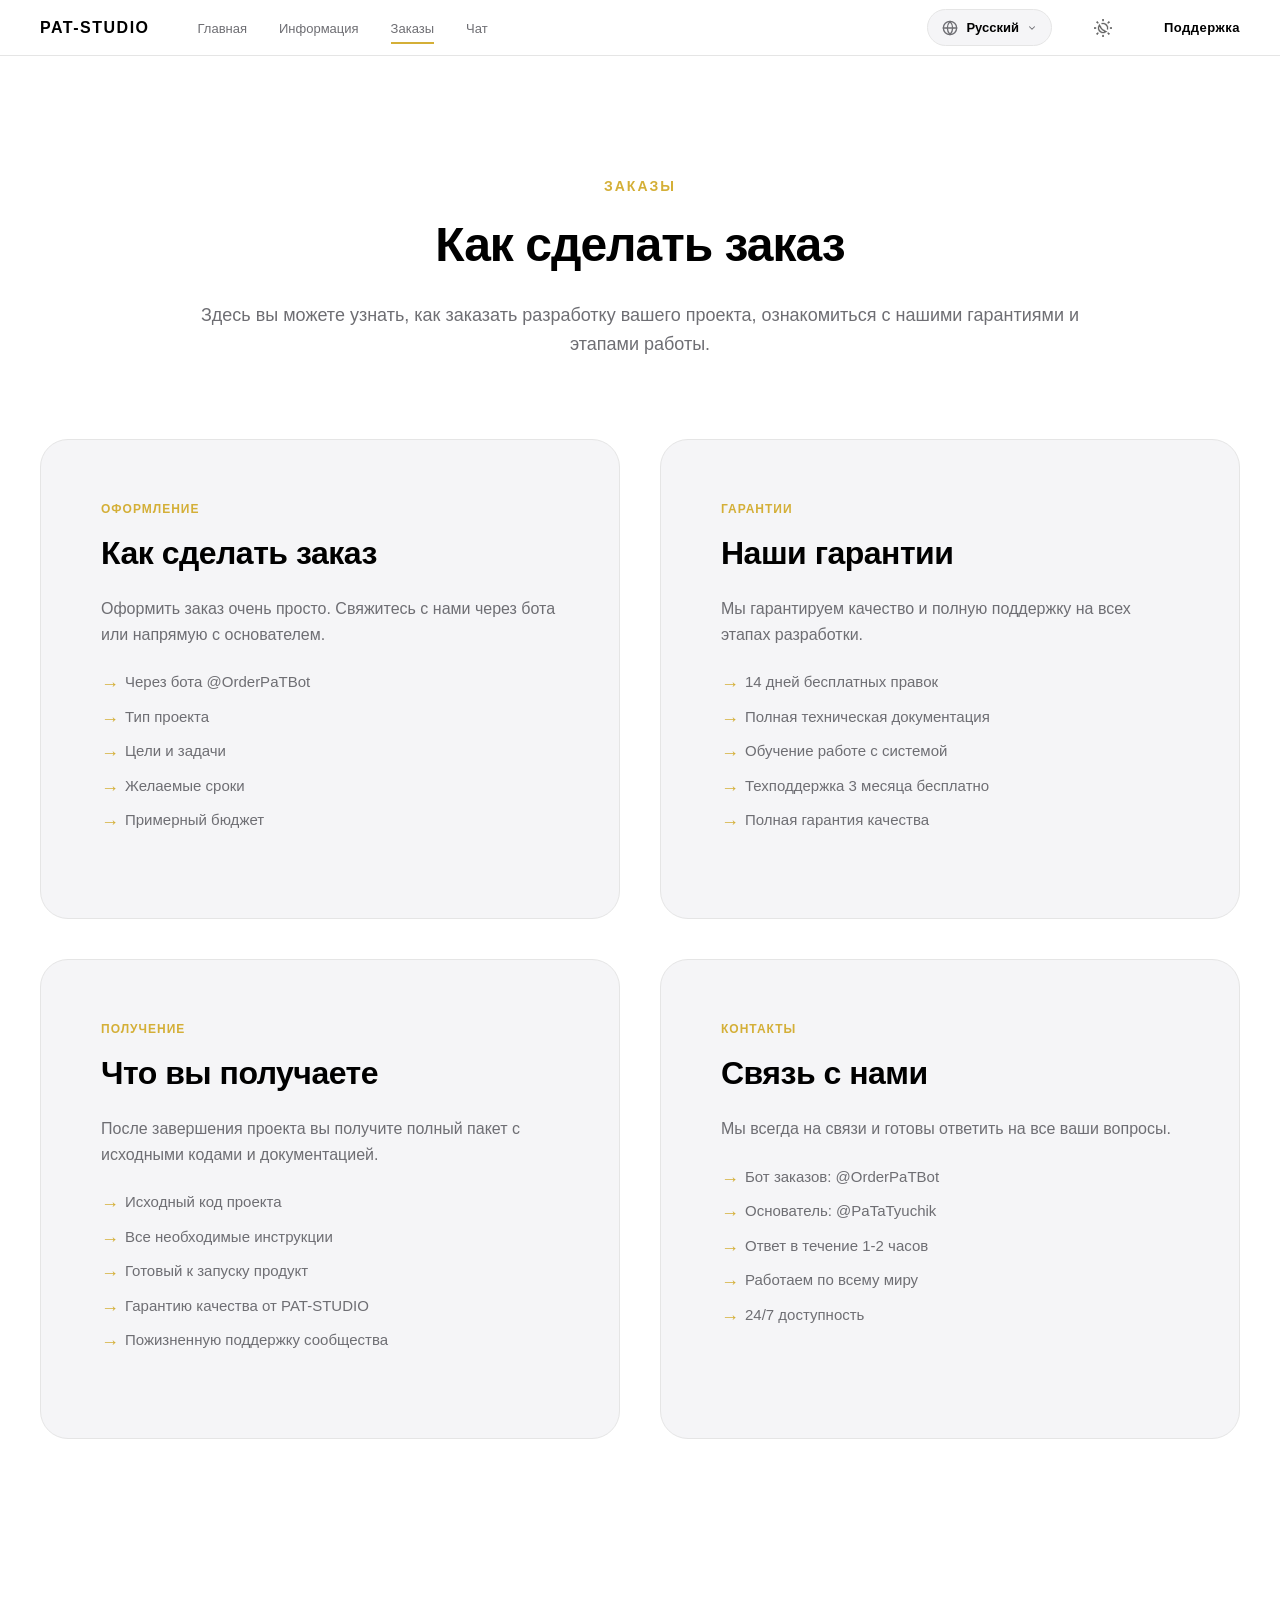
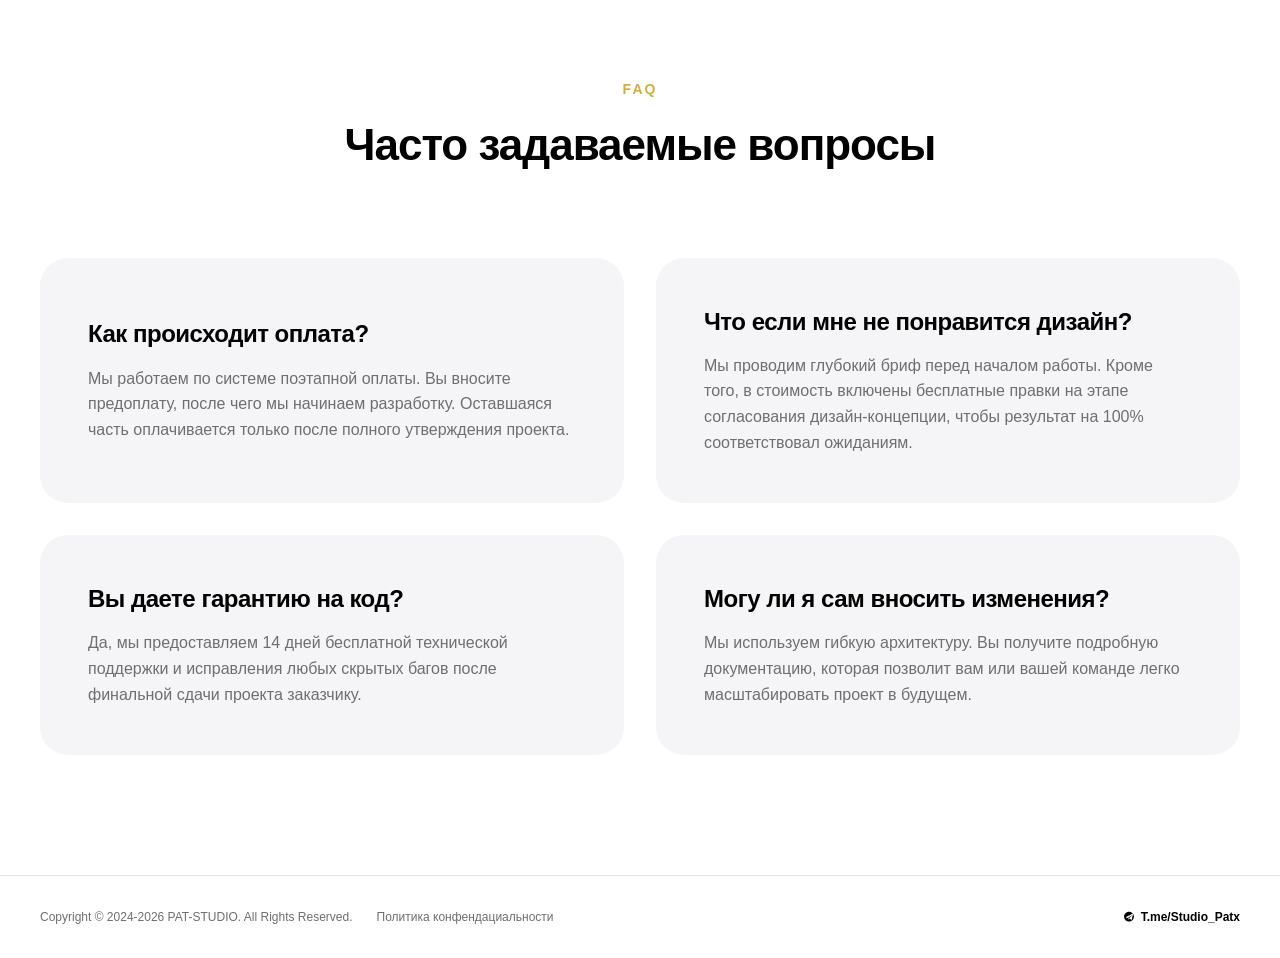
<file: orders.html>
<!DOCTYPE html>
<html lang="en" data-theme="light">
<head>
    <meta charset="UTF-8">
    <meta name="viewport" content="width=device-width, initial-scale=1.0">
    <title>Orders | PAT-STUDIO</title>
    <style>
        /*СИС*/
        :root {
            --bg-primary: #ffffff;
            --bg-secondary: #f5f5f7;
            --text-primary: #000000;
            --text-secondary: #6e6e73;
            --border-color: #e5e5e5;
            --badge-bg: #000000;
            --badge-text: #ffffff;
            --accent-gold: #d4af37;
            --font-samsung: "SamsungOne", "Inter", -apple-system, sans-serif;
            --transition-smooth: all 0.6s cubic-bezier(0.16, 1, 0.3, 1);
            --transition-fast: all 0.2s ease;
        }

        [data-theme="dark"] {
            --bg-primary: #000000;
            --bg-secondary: #0b0b0c;
            --text-primary: #ffffff;
            --text-secondary: #86868b;
            --border-color: #1a1a1a;
            --badge-bg: #ffffff;
            --badge-text: #000000;
        }

        /* --- БАЗОВЫЕ СТИЛИ --- */
        * {
            margin: 0;
            padding: 0;
            box-sizing: border-box;
            outline: none;
        }

        body {
            font-family: "SamsungOne", "Inter", "Helvetica Neue", Arial, sans-serif;
            background-color: var(--bg-primary);
            color: var(--text-primary);
            min-height: 100vh;
            overflow-x: hidden;
            -webkit-font-smoothing: antialiased;
            transition: background-color 0.5s ease, color 0.5s ease;
            line-height: 1.5;
        }

        body.rtl {
            direction: rtl;
        }

        /* --- СКРОЛЛБАР --- */
        ::-webkit-scrollbar {
            width: 8px;
        }
        ::-webkit-scrollbar-track {
            background: var(--bg-primary);
        }
        ::-webkit-scrollbar-thumb {
            background: var(--border-color);
            border-radius: 4px;
        }

        /* --- ТЕКСТОВЫЕ СТИЛИ И АНИМАЦИИ ВЫЯВЛЕНИЯ --- */
        .reveal {
            opacity: 0;
            transform: translateY(40px);
            transition: var(--transition-smooth);
        }

        .reveal.active {
            opacity: 1;
            transform: translateY(0);
        }

        /* --- ШАПКА САЙТА (HEADER) --- */
        .header {
            position: fixed;
            top: 0;
            left: 0;
            width: 100%;
            height: 56px;
            background: rgba(255, 255, 255, 0.7);
            backdrop-filter: blur(20px);
            -webkit-backdrop-filter: blur(20px);
            z-index: 1000;
            border-bottom: 1px solid var(--border-color);
            display: flex;
            align-items: center;
            transition: border-color 0.5s ease;
        }

        [data-theme="dark"] .header {
            background: rgba(0, 0, 0, 0.7);
        }

        .header-container {
            width: 100%;
            max-width: 1440px;
            margin: 0 auto;
            padding: 0 40px;
            display: flex;
            justify-content: space-between;
            align-items: center;
        }

        .logo-zone {
            display: flex;
            align-items: center;
            gap: 48px;
        }

        .logo {
            font-size: 16px;
            font-weight: 800;
            letter-spacing: 1.5px;
            text-transform: uppercase;
            text-decoration: none;
            color: var(--text-primary);
            transition: opacity 0.2s;
        }

        .logo:hover {
            opacity: 0.7;
        }

        .nav-menu {
            display: flex;
            gap: 32px;
            list-style: none;
        }

        .nav-link {
            font-size: 13px;
            font-weight: 500;
            text-decoration: none;
            color: var(--text-secondary);
            transition: var(--transition-fast);
            position: relative;
        }

        .nav-link:hover {
            color: var(--text-primary);
        }

        .nav-link.active::after {
            content: '';
            position: absolute;
            bottom: -8px;
            left: 0;
            right: 0;
            height: 2px;
            background: var(--accent-gold);
        }

        .controls-zone {
            display: flex;
            align-items: center;
            gap: 24px;
        }

        .header-support {
            font-size: 13px;
            font-weight: 800;
            letter-spacing: 0.5px;
            text-decoration: none;
            color: #000000;
            transition: opacity 0.2s ease;
            display: inline-flex;
            align-items: center;
            margin-left: 20px;
        }

        .header-support:hover {
            opacity: 0.7;
        }

        [data-theme="dark"] .header-support {
            color: #ffffff;
        }

        @media (max-width: 600px) {
            .header-support {
                font-size: 12px;
                margin-left: 12px;
            }
        }

        /* --- СТИЛИ ДЛЯ КАСТОМНОГО ПЕРЕКЛЮЧАТЕЛЯ ЯЗЫКОВ --- */

        .lang-wrapper {
            display: flex;
            align-items: center;
            gap: 8px;
            position: relative;
            padding: 8px 14px;
            border-radius: 50px;
            background: var(--bg-secondary);
            border: 1px solid var(--border-color);
            transition: background-color 0.2s ease, border-color 0.2s ease;
            cursor: pointer;
            user-select: none;
        }

        .lang-wrapper:hover {
            background: var(--border-color);
        }

        .lang-icon {
            width: 16px;
            height: 16px;
            stroke: var(--text-secondary);
            transition: stroke 0.2s ease;
        }

        .lang-wrapper:hover .lang-icon {
            stroke: var(--text-primary);
        }

        .lang-current {
            font-size: 13px;
            font-weight: 600;
            color: var(--text-primary);
            font-family: "SamsungOne", "Inter", "Helvetica Neue", Arial, sans-serif;
        }

        .lang-arrow {
            stroke: var(--text-secondary);
            transition: transform 0.3s cubic-bezier(0.16, 1, 0.3, 1), stroke 0.2s ease;
        }

        .lang-wrapper.open .lang-arrow {
            transform: rotate(180deg);
            stroke: var(--text-primary);
        }

        .lang-dropdown {
            position: absolute;
            top: calc(100% + 8px);
            right: 0;
            background: var(--bg-secondary);
            border: 1px solid var(--border-color);
            border-radius: 16px;
            padding: 6px;
            min-width: 130px;
            display: flex;
            flex-direction: column;
            gap: 2px;
            box-shadow: 0 10px 30px rgba(0, 0, 0, 0.1);
            opacity: 0;
            pointer-events: none;
            transform: translateY(-10px);
            transition: opacity 0.3s cubic-bezier(0.16, 1, 0.3, 1), transform 0.3s cubic-bezier(0.16, 1, 0.3, 1);
            z-index: 1100;
        }

        .lang-wrapper.open .lang-dropdown {
            opacity: 1;
            pointer-events: auto;
            transform: translateY(0);
        }

        .lang-option {
            padding: 8px 12px;
            font-size: 13px;
            font-weight: 500;
            color: var(--text-primary);
            border-radius: 10px;
            font-family: "SamsungOne", "Inter", "Helvetica Neue", Arial, sans-serif;
            transition: background-color 0.2s ease;
            text-align: left;
            cursor: pointer;
        }

        body.rtl .lang-option {
            text-align: right;
        }

        .lang-option:hover {
            background: var(--border-color);
        }

        .theme-toggle-btn {
            background: none;
            border: none;
            padding: 8px;
            margin-left: 10px;
            cursor: pointer;
            display: inline-flex;
            align-items: center;
            justify-content: center;
            border-radius: 50px;
            transition: background-color 0.2s ease;
        }

        .theme-toggle-btn:hover {
            background: var(--border-color);
        }

        .theme-icon {
            width: 18px;
            height: 18px;
            display: block;
            filter: brightness(0) opacity(0.6);
            transition: filter 0.2s ease, opacity 0.2s ease;
        }

        [data-theme="dark"] .theme-icon {
            filter: brightness(0) invert(1) opacity(0.6);
        }

        [data-theme="dark"] .theme-toggle-btn:hover .theme-icon {
            filter: brightness(0) invert(1) opacity(1);
        }

        .theme-toggle-btn:hover .theme-icon {
            filter: brightness(0) opacity(1);
        }

        /* --- ОСНОВНОЙ КОНТЕНТ --- */
        .main-content {
            padding-top: 56px;
            background: var(--bg-primary);
        }

        /* --- ЗАГОЛОВОК СЕКЦИИ --- */
        .section-header {
            padding: 120px 40px 80px;
            max-width: 1440px;
            margin: 0 auto;
            text-align: center;
        }

        .section-tag {
            font-size: 14px;
            font-weight: 700;
            color: var(--accent-gold);
            text-transform: uppercase;
            letter-spacing: 2px;
            margin-bottom: 12px;
            display: block;
        }

        .section-main-title {
            font-size: 48px;
            font-weight: 700;
            letter-spacing: -1px;
            color: var(--text-primary);
            margin-bottom: 20px;
        }

        .section-subtitle {
            font-size: 18px;
            color: var(--text-secondary);
            max-width: 900px;
            margin: 0 auto;
            line-height: 1.6;
        }

        /* --- СЕТКА ЗАКАЗОВ --- */
        .orders-container {
            max-width: 1440px;
            margin: 0 auto;
            padding: 0 40px 120px;
            display: grid;
            grid-template-columns: repeat(2, 1fr);
            gap: 40px;
        }

        .order-card {
            background: var(--bg-secondary);
            border-radius: 28px;
            padding: 60px;
            display: flex;
            flex-direction: column;
            justify-content: flex-start;
            min-height: 480px;
            overflow: hidden;
            position: relative;
            transition: transform 0.5s ease, background-color 0.5s ease;
            border: 1px solid var(--border-color);
        }

        .order-card:hover {
            transform: translateY(-8px);
            border-color: var(--accent-gold);
        }

        .order-tag {
            font-size: 12px;
            font-weight: 700;
            text-transform: uppercase;
            letter-spacing: 1px;
            margin-bottom: 16px;
            color: var(--accent-gold);
            display: inline-block;
        }

        .order-title {
            font-size: 32px;
            font-weight: 700;
            line-height: 1.2;
            margin-bottom: 24px;
            letter-spacing: -0.5px;
            color: var(--text-primary);
        }

        .order-text {
            font-size: 16px;
            color: var(--text-secondary);
            line-height: 1.6;
            margin-bottom: 24px;
        }

        .order-list {
            list-style: none;
            display: flex;
            flex-direction: column;
            gap: 12px;
        }

        .order-list li {
            font-size: 15px;
            color: var(--text-secondary);
            padding-left: 24px;
            position: relative;
            line-height: 1.5;
        }

        .order-list li::before {
            content: "→";
            color: var(--accent-gold);
            position: absolute;
            left: 0;
            font-weight: bold;
            font-size: 18px;
        }

        /* --- СЕКЦИЯ ВАЖНЫХ ВОПРОСОВ  --- */
            .important-section {
                background: var(--bg-primary);
                padding: 120px 40px;
            }

            .important-wrapper {
                max-width: 1440px;
                margin: 0 auto;
            }

            .important-header {
                margin-bottom: 80px;
                text-align: center;
            }

            .important-tag {
                font-size: 14px;
                font-weight: 700;
                color: var(--accent-gold);
                text-transform: uppercase;
                letter-spacing: 2px;
                margin-bottom: 12px;
                display: block;
            }

            .important-title {
                font-size: 44px;
                font-weight: 700;
                color: var(--text-primary);
                letter-spacing: -1px;
            }

            .important-content {
                display: grid;
                grid-template-columns: repeat(2, 1fr);
                gap: 32px;
            }

            .important-card {
                background: var(--bg-secondary);
                border-radius: 28px;
                padding: 48px;
                border: none;
                position: relative;
                overflow: hidden;
                transition: transform 0.5s ease, background-color 0.5s ease;
                text-align: left;
                display: flex;
                flex-direction: column;
                justify-content: center;
            }

            .important-card:hover {
                transform: translateY(-6px);
            }

            .important-card::before {
                content: '';
                position: absolute;
                top: 0;
                left: 0;
                width: 100%;
                height: 4px;
                background: transparent;
                transition: background 0.3s ease;
            }

            .important-card:hover::before {
                background: var(--accent-gold);
            }

            .important-card-title {
                font-size: 24px;
                font-weight: 700;
                color: var(--text-primary);
                margin-bottom: 16px;
                letter-spacing: -0.5px;
                line-height: 1.3;
            }

            .important-text {
                font-size: 16px;
                color: var(--text-secondary);
                line-height: 1.6;
            }

            @media (max-width: 1024px) {
                .important-content {
                    grid-template-columns: 1fr;
                }
                .important-card {
                    padding: 32px;
                }
            }

        /* --- МИНИМАЛИСТИЧНЫЙ КОМПАКТНЫЙ ФУТЕР --- */
        .footer {
            background: var(--bg-primary);
            border-top: 1px solid var(--border-color);
            padding: 32px 40px;
            font-size: 12px;
            color: var(--text-secondary);
            transition: background-color 0.5s ease, border-color 0.5s ease;
        }

        .footer-container {
            max-width: 1440px;
            margin: 0 auto;
            display: flex;
            justify-content: space-between;
            align-items: center;
        }

        .footer-left {
            display: flex;
            align-items: center;
            gap: 24px;
        }

        .footer-copyright {
            font-weight: 400;
        }

        .footer-links {
            display: flex;
            gap: 16px;
            list-style: none;
        }

        .footer-link-item a {
            color: var(--text-secondary);
            text-decoration: none;
            transition: var(--transition-fast);
        }

        .footer-link-item a:hover {
            color: var(--text-primary);
            text-decoration: underline;
        }

        .footer-right {
            display: flex;
            align-items: center;
            gap: 20px;
        }

        .footer-tg {
            display: flex;
            align-items: center;
            gap: 6px;
            color: var(--text-primary);
            text-decoration: none;
            font-weight: 600;
        }

        .footer-tg:hover {
            text-decoration: underline;
        }

        /* --- АДАПТИВНОСТЬ --- */
        @media (max-width: 1024px) {
            .orders-container {
                grid-template-columns: 1fr;
                padding: 0 40px 80px;
            }
            .order-card {
                padding: 40px;
                min-height: auto;
            }
            .section-main-title {
                font-size: 36px;
            }
        }

        @media (max-width: 768px) {
            .header-container {
                padding: 0 20px;
            }
            .nav-menu {
                display: none;
            }
            .section-header {
                padding: 80px 20px 60px;
            }
            .orders-container {
                padding: 0 20px 80px;
                gap: 24px;
            }
            .order-card {
                padding: 40px;
            }
            .important-section {
                padding: 80px 20px;
            }
            .section-main-title {
                font-size: 32px;
            }
            .footer-container {
                flex-direction: column;
                align-items: flex-start;
                gap: 16px;
            }
            .order-list li::before {
                left: 0;
            }
            .order-text {
                max-width: 100%;
            }
        }
    </style>
</head>
<body>

    <!-- ШАПКА САЙТА -->
    <header class="header">
        <div class="header-container">
            <div class="logo-zone">
                <a href="index.html" class="logo">PAT-STUDIO</a>
                <nav>
                    <ul class="nav-menu">
                        <li><a href="index.html" class="nav-link" data-key="navHome">Главная</a></li>
                        <li><a href="about.html" class="nav-link" data-key="navAbout">Информация</a></li>
                        <li><a href="orders.html" class="nav-link active" data-key="navOrders">Заказы</a></li>
                        <li><a href="chat.html" class="nav-link" data-key="navChat">Чат</a></li>
                    </ul>
                </nav>
            </div>

            <div class="controls-zone">
                <div class="lang-wrapper" id="customLangWidget" onclick="toggleLangMenu(event)">
                    <svg class="lang-icon" width="16" height="16" viewBox="0 0 24 24" fill="none" stroke="currentColor" stroke-width="2" stroke-linecap="round" stroke-linejoin="round"><circle cx="12" cy="12" r="10"></circle><line x1="2" y1="12" x2="22" y2="12"></line><path d="M12 2a15.3 15.3 0 0 1 4 10 15.3 15.3 0 0 1-4 10 15.3 15.3 0 0 1-4-10 15.3 15.3 0 0 1 4-10z"></path></svg>
                    <span class="lang-current" id="currentLangText">Русский</span>
                    <svg class="lang-arrow" width="10" height="10" viewBox="0 0 24 24" fill="none" stroke="currentColor" stroke-width="2.5" stroke-linecap="round" stroke-linejoin="round"><polyline points="6 9 12 15 18 9"></polyline></svg>

                    <select id="langSelect" style="display: none;" onchange="AppEngine.changeLanguage(this.value)">
                        <option value="ru">Русский</option>
                        <option value="en">English</option>
                        <option value="zh">中文</option>
                        <option value="it">Italiano</option>
                        <option value="ar">العربية</option>
                    </select>

                    <div class="lang-dropdown" id="langDropdownMenu">
                        <div class="lang-option" onclick="selectLanguage('ru', 'Русский')">Русский</div>
                        <div class="lang-option" onclick="selectLanguage('en', 'English')">English</div>
                        <div class="lang-option" onclick="selectLanguage('zh', '中文')">中文</div>
                        <div class="lang-option" onclick="selectLanguage('it', 'Italiano')">Italiano</div>
                        <div class="lang-option" onclick="selectLanguage('ar', 'العربية')">العربية</div>
                    </div>
                </div>

                <button class="theme-toggle-btn" onclick="AppEngine.toggleTheme()" aria-label="Toggle Theme">
                    <img src="theme.png" class="theme-icon" alt="Theme">
                </button>
                <a href="https://t.me/PaT_Support" target="_blank" class="header-support" data-key="headerSupport">Support</a>
            </div>
        </div>
    </header>

    <!-- ОСНОВНОЙ КОНТЕНТ -->
    <main class="main-content">
        <!-- ЗАГОЛОВОК СЕКЦИИ -->
        <div class="section-header reveal">
            <span class="section-tag" data-key="ordersTag">Заказы</span>
            <h1 class="section-main-title" data-key="ordersTitle">Как сделать заказ</h1>
            <p class="section-subtitle" data-key="ordersDescription">Здесь вы можете узнать, как заказать разработку вашего проекта, ознакомиться с нашими гарантиями и этапами работы.</p>
        </div>

        <!-- СЕТКА ЗАКАЗОВ -->
        <div class="orders-container">
            <!-- Карточка 1 -->
            <div class="order-card reveal">
                <span class="order-tag" data-key="orderTag1">ОФОРМЛЕНИЕ</span>
                <h3 class="order-title" data-key="orderTitle1">Как сделать заказ</h3>
                <p class="order-text" data-key="orderText1">Оформить заказ очень просто. Свяжитесь с нами через бота или напрямую с основателем.</p>
                <ul class="order-list">
                    <li data-key="orderItem1_1">Через бота @OrderPaTBot</li>
                    <li data-key="orderItem1_2">Типи проекта</li>
                    <li data-key="orderItem1_3">Цели и задачи</li>
                    <li data-key="orderItem1_4">Желаемые сроки</li>
                    <li data-key="orderItem1_5">Примерный бюджет</li>
                </ul>
            </div>

            <!-- Карточка 2 -->
            <div class="order-card reveal">
                <span class="order-tag" data-key="orderTag2">ГАРАНТИИ</span>
                <h3 class="order-title" data-key="orderTitle2">Наши гарантии</h3>
                <p class="order-text" data-key="orderText2">Мы гарантируем качество и полную поддержку на всех этапах разработки.</p>
                <ul class="order-list">
                    <li data-key="orderItem2_1">14 дней бесплатных правок</li>
                    <li data-key="orderItem2_2">Полная техническая документация</li>
                    <li data-key="orderItem2_3">Обучение работе с системой</li>
                    <li data-key="orderItem2_4">Техподдержка 3 месяца бесплатно</li>
                    <li data-key="orderItem2_5">Полная гарантия качества</li>
                </ul>
            </div>

            <!-- Карточка 3 -->
            <div class="order-card reveal">
                <span class="order-tag" data-key="orderTag3">ПОЛУЧЕНИЕ</span>
                <h3 class="order-title" data-key="orderTitle3">Что вы получаете</h3>
                <p class="order-text" data-key="orderText3">После завершения проекта вы получите полный пакет с исходными кодами и документацией.</p>
                <ul class="order-list">
                    <li data-key="orderItem3_1">Исходный код проекта</li>
                    <li data-key="orderItem3_2">Все необходимые инструкции</li>
                    <li data-key="orderItem3_3">Готовый к запуску продукт</li>
                    <li data-key="orderItem3_4">Гарантию качества от PAT-STUDIO</li>
                    <li data-key="orderItem3_5">Пожизненную поддержку сообщества</li>
                </ul>
            </div>

            <!-- Карточка 4 -->
            <div class="order-card reveal">
                <span class="order-tag" data-key="orderTag4">КОНТАКТЫ</span>
                <h3 class="order-title" data-key="orderTitle4">Связь с нами</h3>
                <p class="order-text" data-key="orderText4">Мы всегда на связи и готовы ответить на все ваши вопросы.</p>
                <ul class="order-list">
                    <li data-key="orderItem4_1">Бот заказов: @OrderPaTBot</li>
                    <li data-key="orderItem4_2">Основатель: @PaTaTyuchik</li>
                    <li data-key="orderItem4_3">Ответ в течение 1-2 часов</li>
                    <li data-key="orderItem4_4">Работаем по всему миру</li>
                    <li data-key="orderItem4_5">24/7 доступность</li>
                </ul>
            </div>
        </div>

    <!-- СЕКЦИЯ ВАЖНЫХ ВОПРОСОВ -->
    <section class="important-section">
        <div class="important-wrapper">

        <div class="important-header reveal">
            <span class="important-tag" data-key="importantTag">FAQ</span>
            <h2 class="important-title" data-key="importantTitle">Часто задаваемые вопросы</h2>
        </div>
        <div class="important-content">
            <div class="important-card reveal">
                <h3 class="important-card-title" data-key="importantCardTitle1">Как происходит оплата (Чаще всего)?</h3>
                <p class="important-text" data-key="importantCardText1">
                    Мы работаем по системе поэтапной оплаты. Вы вносите предоплату, после чего мы начинаем разработку. Оставшаяся часть оплачивается только после полного утверждения проекта.
                </p>
            </div>

            <div class="important-card reveal">
                <h3 class="important-card-title" data-key="importantCardTitle2">Что если мне не понравится дизайн?</h3>
                <p class="important-text" data-key="importantCardText2">
                    Мы проводим глубокий бриф перед началом работы. Кроме того, в стоимость включены бесплатные правки на этапе согласования дизайн-концепции, чтобы результат на 100% соответствовал ожиданиям.
                </p>
            </div>

            <div class="important-card reveal">
                <h3 class="important-card-title" data-key="importantCardTitle3">Вы даете гарантию на код?</h3>
                <p class="important-text" data-key="importantCardText3">
                    Да, мы предоставляем 14 дней бесплатной технической поддержки и исправления любых скрытых багов после финальной сдачи проекта заказчику.
                </p>
            </div>

            <div class="important-card reveal">
                <h3 class="important-card-title" data-key="importantCardTitle4">Могу ли я сам вносить изменения?</h3>
                <p class="important-text" data-key="importantCardText4">
                    Мы используем гибкую архитектуру. Вы получите подробную документацию, которая позволит вам или вашей команде легко масштабировать проект в будущем.
                </p>
            </div>
        </div>
    </div>
</section>

    <!-- НИЖНИЙ БАР -->
    <footer class="footer">
        <div class="footer-container">
            <div class="footer-left">
                <span class="footer-copyright">Copyright © 2024-2026 PAT-STUDIO. All Rights Reserved.</span>
                <ul class="footer-links">
                    <li class="footer-link-item"><a href="/license.html" data-key="footerTerms">Политика конфиденциальности</a></li>
                </ul>
            </div>
            <div class="footer-right">
                <a href="https://t.me/Studio_Patx" target="_blank" class="footer-tg">
                    <svg width="12" height="12" viewBox="0 0 24 24" fill="currentColor"><path d="M12.003 21.144c-4.832 0-8.991-3.614-9.664-8.384l-.008-.073c-.76-5.41 3.018-10.273 8.428-11.033 5.41-.76 10.273 3.018 11.033 8.428.718 5.112-2.617 9.805-7.697 10.91l-.147.03c-.636.126-1.288.193-1.945.193zm-1.573-7.536l.247 3.513c.354 0 .506-.163.69-.34l1.636-1.574 3.394 2.503c.623.344 1.07.167 1.226-.575l2.224-10.48c.227-.91-.346-1.32-.942-1.052L6.151 12.04c-.883.22-.873.714-.155.935l3.328 1.04 7.712-4.866c.363-.22.696-.102.424.14l-6.248 5.64-.176-.328z"/></svg>
                    T.me/Studio_Patx
                </a>
            </div>
        </div>
    </footer>

    <!-- СИСТЕМНЫЕ СКРИПТЫ, АНИМАЦИИ И ПЕРЕВОДЫ -->
    <script>
        const AppEngine = {
            translations: {
                ru: {
                    headerSupport: "Поддержка",
                    navHome: "Главная",
                    navAbout: "Информация",
                    navOrders: "Заказы",
                    navChat: "Чат",
                    ordersTag: "Заказы",
                    ordersTitle: "Как сделать заказ",
                    ordersDescription: "Здесь вы можете узнать, как заказать разработку вашего проекта, ознакомиться с нашими гарантиями и этапами работы.",
                    orderTag1: "ОФОРМЛЕНИЕ",
                    orderTitle1: "Как сделать заказ",
                    orderText1: "Оформить заказ очень просто. Свяжитесь с нами через бота или напрямую с основателем.",
                    orderItem1_1: "Через бота @OrderPaTBot",
                    orderItem1_2: "Тип проекта",
                    orderItem1_3: "Цели и задачи",
                    orderItem1_4: "Желаемые сроки",
                    orderItem1_5: "Примерный бюджет",
                    orderTag2: "ГАРАНТИИ",
                    orderTitle2: "Наши гарантии",
                    orderText2: "Мы гарантируем качество и полную поддержку на всех этапах разработки.",
                    orderItem2_1: "14 дней бесплатных правок",
                    orderItem2_2: "Полная техническая документация",
                    orderItem2_3: "Обучение работе с системой",
                    orderItem2_4: "Техподдержка 3 месяца бесплатно",
                    orderItem2_5: "Полная гарантия качества",
                    orderTag3: "ПОЛУЧЕНИЕ",
                    orderTitle3: "Что вы получаете",
                    orderText3: "После завершения проекта вы получите полный пакет с исходными кодами и документацией.",
                    orderItem3_1: "Исходный код проекта",
                    orderItem3_2: "Все необходимые инструкции",
                    orderItem3_3: "Готовый к запуску продукт",
                    orderItem3_4: "Гарантию качества от PAT-STUDIO",
                    orderItem3_5: "Пожизненную поддержку сообщества",
                    orderTag4: "КОНТАКТЫ",
                    orderTitle4: "Связь с нами",
                    orderText4: "Мы всегда на связи и готовы ответить на все ваши вопросы.",
                    orderItem4_1: "Бот заказов: @OrderPaTBot",
                    orderItem4_2: "Основатель: @PaTaTyuchik",
                    orderItem4_3: "Ответ в течение 1-2 часов",
                    orderItem4_4: "Работаем по всему миру",
                    orderItem4_5: "24/7 доступность",
                    importantTag: "FAQ",
                    importantTitle: "Часто задаваемые вопросы",
                    importantCardTitle1: "Как происходит оплата?",
                    importantCardText1: "Мы работаем по системе поэтапной оплаты. Вы вносите предоплату, после чего мы начинаем разработку. Оставшаяся часть оплачивается только после полного утверждения проекта.",
                    importantCardTitle2: "Что если мне не понравится дизайн?",
                    importantCardText2: "Мы проводим глубокий бриф перед началом работы. Кроме того, в стоимость включены бесплатные правки на этапе согласования дизайн-концепции, чтобы результат на 100% соответствовал ожиданиям.",
                    importantCardTitle3: "Вы даете гарантию на код?",
                    importantCardText3: "Да, мы предоставляем 14 дней бесплатной технической поддержки и исправления любых скрытых багов после финальной сдачи проекта заказчику.",
                    importantCardTitle4: "Могу ли я сам вносить изменения?",
                    importantCardText4: "Мы используем гибкую архитектуру. Вы получите подробную документацию, которая позволит вам или вашей команде легко масштабировать проект в будущем.",
                    footerTerms: "Политика конфендациальности",
                },
                en: {
                    headerSupport: "Support",
                    navHome: "Home",
                    navAbout: "About",
                    navOrders: "Orders",
                    navChat: "Chat",
                    ordersTag: "Orders",
                    ordersTitle: "How to place an order",
                    ordersDescription: "Here you can find out how to order the development of your project, get acquainted with our guarantees and work stages.",
                    orderTag1: "PLACEMENT",
                    orderTitle1: "How to place an order",
                    orderText1: "Placing an order is very simple. Contact us via bot or directly with the founder.",
                    orderItem1_1: "Via bot @OrderPaTBot",
                    orderItem1_2: "Project type",
                    orderItem1_3: "Goals and objectives",
                    orderItem1_4: "Desired deadlines",
                    orderItem1_5: "Approximate budget",
                    orderTag2: "GUARANTEES",
                    orderTitle2: "Our guarantees",
                    orderText2: "We guarantee quality and full support at all stages of development.",
                    orderItem2_1: "14 days of free edits",
                    orderItem2_2: "Full technical documentation",
                    orderItem2_3: "System usage training",
                    orderItem2_4: "3 months free tech support",
                    orderItem2_5: "Full quality guarantee",
                    orderTag3: "RECEIVING",
                    orderTitle3: "What you get",
                    orderText3: "After project completion, you will receive a complete package with source codes and documentation.",
                    orderItem3_1: "Project source code",
                    orderItem3_2: "All necessary instructions",
                    orderItem3_3: "Ready-to-launch product",
                    orderItem3_4: "Quality guarantee from PAT-STUDIO",
                    orderItem3_5: "Lifetime community support",
                    orderTag4: "CONTACTS",
                    orderTitle4: "Contact us",
                    orderText4: "We are always available and ready to answer all your questions.",
                    orderItem4_1: "Order bot: @OrderPaTBot",
                    orderItem4_2: "Founder: @PaTaTyuchik",
                    orderItem4_3: "Response within 1-2 hours",
                    orderItem4_4: "Working worldwide",
                    orderItem4_5: "24/7 availability",
                    importantTag: "FAQ",
                    importantTitle: "Frequently Asked Questions",
                    importantCardTitle1: "How does the payment process work?",
                    importantCardText1: "We operate on a milestone-based payment system. You make an advance payment, and then we begin development. The remaining balance is paid only after full approval of the project.",
                    importantCardTitle2: "What if I don't like the design?",
                    importantCardText2: "We conduct a deep brief before starting work. In addition, the cost includes free revisions at the design concept approval stage to ensure the result matches your expectations 100%.",
                    importantCardTitle3: "Do you provide a warranty for the code?",
                    importantCardText3: "Yes, we provide 14 days of free technical support and bug fixes for any hidden issues after the final delivery of the project to the client.",
                    importantCardTitle4: "Can I make changes myself?",
                    importantCardText4: "We use a flexible architecture. You will receive detailed documentation that will allow you or your team to easily scale the project in the future.",
                    footerTerms: "Privacy Policy",
                },
                zh: {
                    headerSupport: "支援",
                    navHome: "首页",
                    navAbout: "关于我们",
                    navOrders: "订单",
                    navChat: "聊天",
                    ordersTag: "订单",
                    ordersTitle: "如何下单",
                    ordersDescription: "在这里，您可以了解如何订购项目开发，了解我们的保证和工作阶段。",
                    orderTag1: "下单",
                    orderTitle1: "如何下单",
                    orderText1: "下单非常简单。通过机器人或直接与创始人联系我们。",
                    orderItem1_1: "通过机器人 @OrderPaTBot",
                    orderItem1_2: "项目类型",
                    orderItem1_3: "目标和目的",
                    orderItem1_4: "期望的截止日期",
                    orderItem1_5: "大概预算",
                    orderTag2: "保证",
                    orderTitle2: "我们的保证",
                    orderText2: "我们保证质量和在开发的所有阶段提供全面支持。",
                    orderItem2_1: "14 天免费编辑",
                    orderItem2_2: "完整的技术文档",
                    orderItem2_3: "系统使用培训",
                    orderItem2_4: "3 个月免费技术支持",
                    orderItem2_5: "完整质量保证",
                    orderTag3: "接收",
                    orderTitle3: "你得到什么",
                    orderText3: "项目完成后，您将收到包含源代码和文档的完整包。",
                    orderItem3_1: "项目源代码",
                    orderItem3_2: "所有必要的说明",
                    orderItem3_3: "即用型产品",
                    orderItem3_4: "PAT-STUDIO 质量保证",
                    orderItem3_5: "终身社区支持",
                    orderTag4: "联系方式",
                    orderTitle4: "联系我们",
                    orderText4: "我们始终可用，准备回答您的所有问题。",
                    orderItem4_1: "订单机器人: @OrderPaTBot",
                    orderItem4_2: "创始人: @PaTaTyuchik",
                    orderItem4_3: "1-2小时内响应",
                    orderItem4_4: "全球工作",
                    orderItem4_5: "24/7 可用性",
                    importantTag: "FAQ",
                    importantTitle: "常见问题",
                    importantCardTitle1: "付款流程是怎样的？",
                    importantCardText1: "我们采用分阶段付款的方式。您先支付预付款，随后我们开始开发。剩余款项仅在项目完全通过验收后支付。",
                    importantCardTitle2: "如果我不喜欢设计怎么办？",
                    importantCardText2: "我们在开工前会进行深度沟通。此外，费用中已包含设计概念确认阶段的免费修改服务，以确保最终结果100%符合您的预期。",
                    importantCardTitle3: "你们对代码提供保修吗？",
                    importantCardText3: "是的，在项目最终交付后，我们为客户提供14天的免费技术支持和潜在漏洞修复服务。",
                    importantCardTitle4: "我可以自己进行修改吗？",
                    importantCardText4: "我们采用灵活的架构。您将获得详细的文档说明，方便您或您的团队在未来轻松扩展项目。",
                    footerTerms: "隐私政策",
                },
                it: {
                    headerSupport: "Supporto",
                    navHome: "Home",
                    navAbout: "Chi Siamo",
                    navOrders: "Ordini",
                    navChat: "Chat",
                    ordersTag: "Ordini",
                    ordersTitle: "Come effettuare un ordine",
                    ordersDescription: "Qui puoi scoprire come ordinare lo sviluppo del tuo progetto, familiarizzare con le nostre garanzie e i nostri processi di lavoro.",
                    orderTag1: "INSERIMENTO",
                    orderTitle1: "Come effettuare un ordine",
                    orderText1: "Effettuare un ordine è molto semplice. Contattaci tramite bot o direttamente con il fondatore.",
                    orderItem1_1: "Via bot @OrderPaTBot",
                    orderItem1_2: "Tipo di progetto",
                    orderItem1_3: "Obiettivi e compiti",
                    orderItem1_4: "Scadenze desiderate",
                    orderItem1_5: "Budget approssimativo",
                    orderTag2: "GARANZIE",
                    orderTitle2: "Le nostre garanzie",
                    orderText2: "Garantiamo qualità e pieno supporto in tutte le fasi dello sviluppo.",
                    orderItem2_1: "14 giorni di modifiche gratuite",
                    orderItem2_2: "Documentazione tecnica completa",
                    orderItem2_3: "Formazione sull'utilizzo del sistema",
                    orderItem2_4: "3 mesi di supporto tecnico gratuito",
                    orderItem2_5: "Garanzia di qualità completa",
                    orderTag3: "RICEZIONE",
                    orderTitle3: "Cosa ottieni",
                    orderText3: "Al completamento del progetto, riceverai un pacchetto completo con codici sorgente e documentazione.",
                    orderItem3_1: "Codice sorgente del progetto",
                    orderItem3_2: "Tutte le istruzioni necessarie",
                    orderItem3_3: "Prodotto pronto al lancio",
                    orderItem3_4: "Garanzia di qualità da PAT-STUDIO",
                    orderItem3_5: "Supporto comunitario a vita",
                    orderTag4: "CONTATTI",
                    orderTitle4: "Contattaci",
                    orderText4: "Siamo sempre disponibili e pronti a rispondere a tutte le tue domande.",
                    orderItem4_1: "Bot ordini: @OrderPaTBot",
                    orderItem4_2: "Fondatore: @PaTaTyuchik",
                    orderItem4_3: "Risposta entro 1-2 ore",
                    orderItem4_4: "Operativi a livello mondiale",
                    orderItem4_5: "Disponibilità 24/7",
                    importantTag: "FAQ",
                    importantTitle: "Domande Frequenti",
                    importantCardTitle1: "Come funziona il pagamento?",
                    importantCardText1: "Collaboriamo con un sistema di pagamento a scaglioni. Si effettua un acconto, dopodiché avviamo lo sviluppo. Il saldo rimanente viene corrisposto solo dopo l'approvazione completa del progetto.",
                    importantCardTitle2: "E se il design non dovesse piacermi?",
                    importantCardText2: "Svolgiamo un brief approfondito prima di iniziare i lavori. Inoltre, il prezzo include modifiche gratuite durante la fase di approvazione del concetto grafico, per garantire che il risultato finale rispecchi al 100% le tue aspettative.",
                    importantCardTitle3: "Fornite una garanzia sul codice?",
                    importantCardText3: "Sì, forniamo 14 giorni di assistenza tecnica gratuita e correzione di eventuali bug nascosti dopo la consegna finale del progetto al cliente.",
                    importantCardTitle4: "Posso apportare modifiche da solo?",
                    importantCardText4: "Utilizziamo un'architettura flessibile. Riceverai una documentazione dettagliata che permetterà a te o al tuo team di scalare facilmente il progetto in futuro.",
                    footerTerms: "Informativa sulla privacy",
                },
                ar: {
                    headerSupport: "الدعم",
                    navHome: "الرئيسية",
                    navAbout: "من نحن",
                    navOrders: "الطلبات",
                    navChat: "الدردشة",
                    ordersTag: "الطلبات",
                    ordersTitle: "كيفية تقديم طلب",
                    ordersDescription: "هنا يمكنك معرفة كيفية طلب تطوير مشروعك والتعرف على ضماناتنا ومراحل العمل.",
                    orderTag1: "التقديم",
                    orderTitle1: "كيفية تقديم طلب",
                    orderText1: "تقديم الطلب بسيط جداً. تواصل معنا عبر الروبوت أو مباشرة مع المؤسس.",
                    orderItem1_1: "عبر الروبوت @OrderPaTBot",
                    orderItem1_2: "نوع المشروع",
                    orderItem1_3: "الأهداف والمهام",
                    orderItem1_4: "الفترات الزمنية المرغوبة",
                    orderItem1_5: "الميزانية التقريبية",
                    orderTag2: "الضمانات",
                    orderTitle2: "ضماناتنا",
                    orderText2: "نحن نضمن الجودة والدعم الكامل في جميع مراحل التطوير.",
                    orderItem2_1: "14 يومًا من التعديلات المجانية",
                    orderItem2_2: "الوثائق التقنية الكاملة",
                    orderItem2_3: "تدريب على استخدام النظام",
                    orderItem2_4: "3 أشهر من الدعم الفني المجاني",
                    orderItem2_5: "ضمان الجودة الكامل",
                    orderTag3: "الاستقبال",
                    orderTitle3: "ما تحصل عليه",
                    orderText3: "بعد اكتمال المشروع، ستتلقى حزمة كاملة مع رموز المصدر والوثائق.",
                    orderItem3_1: "كود مصدر المشروع",
                    orderItem3_2: "جميع التعليمات الضرورية",
                    orderItem3_3: "منتج جاهز للإطلاق",
                    orderItem3_4: "ضمان الجودة من PAT-STUDIO",
                    orderItem3_5: "دعم المجتمع مدى الحياة",
                    orderTag4: "جهات الاتصال",
                    orderTitle4: "اتصل بنا",
                    orderText4: "نحن متاحون دائماً وجاهزون للإجابة على جميع أسئلتك.",
                    orderItem4_1: "روبوت الطلبات: @OrderPaTBot",
                    orderItem4_2: "المؤسس: @PaTaTyuchik",
                    orderItem4_3: "الرد خلال 1-2 ساعة",
                    orderItem4_4: "العمل في جميع أنحاء العالم",
                    orderItem4_5: "توفر 24/7",
                    importantTag: "FAQ",
                    importantTitle: "الأسئلة الشائعة",
                    importantCardTitle1: "كيف تتم عملية الدفع؟",
                    importantCardText1: "نحن نعمل بنظام الدفع على مراحل. تقوم بدفع مقدم، ومن ثم نبدأ في التطوير. ويتم دفع المبلغ المتبقي فقط بعد الموافقة الكاملة على المشروع.",
                    importantCardTitle2: "ماذا لو لم يعجبني التصميم؟",
                    importantCardText2: "نحن نجري مناقشة تفصيلية عميقة قبل بدء العمل. بالإضافة إلى ذلك، تشتمل التكلفة على تعديلات مجانية في مرحلة الموافقة على مفهوم التصميم، لضمان تطابق النتيجة بنسبة 100% مع توقعاتك.",
                    importantCardTitle3: "هل تقدمون ضمانًا على الكود؟",
                    importantCardText3: "نعم، نحن نقدم 14 يومًا من الدعم الفني المجاني وإصلاح أي أخطاء برمجية خفية بعد التسليم النهائي للمشروع إلى العميل.",
                    importantCardTitle4: "هل يمكنني إجراء التغييرات بنفسي؟",
                    importantCardText4: "نحن نعتمد بنية برمجية مرنة. ستحصل على وثائق ومستندات تفصيلية تتيح لك أو لفريقك توسيع نطاق المشروع وتطويره بسهولة في المستقبل.",
                    footerTerms: "سياسة الخصوصية",
                }
            },

            init() {
                this.setupTheme();
                this.setupLanguage();
                this.setupScrollAnimations();
            },

            setupTheme() {
                const savedTheme = localStorage.getItem('pat_theme') || 'light';
                document.documentElement.setAttribute('data-theme', savedTheme);
            },

            toggleTheme() {
                const currentTheme = document.documentElement.getAttribute('data-theme');
                const newTheme = currentTheme === 'dark' ? 'light' : 'dark';
                document.documentElement.setAttribute('data-theme', newTheme);
                localStorage.setItem('pat_theme', newTheme);
            },

            setupLanguage() {
                const savedLang = localStorage.getItem('pat_lang') || 'ru';
                document.getElementById('langSelect').value = savedLang;
                this.changeLanguage(savedLang);
            },

            changeLanguage(lang) {
                document.documentElement.lang = lang;
                localStorage.setItem('pat_lang', lang);

                if (lang === 'ar') {
                    document.body.classList.add('rtl');
                } else {
                    document.body.classList.remove('rtl');
                }

                document.querySelectorAll('[data-key]').forEach(element => {
                    const key = element.getAttribute('data-key');
                    if (this.translations[lang] && this.translations[lang][key]) {
                        element.textContent = this.translations[lang][key];
                    }
                });
            },

            setupScrollAnimations() {
                const observerOptions = {
                    root: null,
                    rootMargin: '0px',
                    threshold: 0.15
                };

                const observer = new IntersectionObserver((entries) => {
                    entries.forEach(entry => {
                        if (entry.isIntersecting) {
                            entry.target.classList.add('active');
                        }
                    });
                }, observerOptions);

                document.querySelectorAll('.reveal').forEach(el => {
                    observer.observe(el);
                });
            }
        };

        document.addEventListener('DOMContentLoaded', () => {
            AppEngine.init();
        });

        function toggleLangMenu(event) {
            event.stopPropagation();
            document.getElementById('customLangWidget').classList.toggle('open');
        }

        function selectLanguage(langCode, langName) {
            const realSelect = document.getElementById('langSelect');
            if (realSelect) {
                realSelect.value = langCode;
            }

            document.getElementById('currentLangText').textContent = langName;
            if (typeof AppEngine !== 'undefined' && AppEngine.changeLanguage) {
                AppEngine.changeLanguage(langCode);
            }
        }

        document.addEventListener('click', () => {
            const widget = document.getElementById('customLangWidget');
            if (widget) widget.classList.remove('open');
            const openMenu = document.querySelector('.lang-wrapper.open');
            if (openMenu) openMenu.classList.remove('open');
        });

        document.addEventListener('DOMContentLoaded', () => {
            setTimeout(() => {
                const savedLang = localStorage.getItem('pat_lang') || 'ru';
                const langMap = {
                    'ru': 'Русский',
                    'en': 'English',
                    'zh': '中文',
                    'it': 'Italiano',
                    'ar': 'العربية'
                };
                if (langMap[savedLang]) {
                    document.getElementById('currentLangText').textContent = langMap[savedLang];
                }
            }, 100);
        });
    </script>


<script>
    
    if (window.location.pathname.endsWith('orders.html')) {
        const cleanPath = window.location.pathname.replace('orders.html', 'orders');
        window.history.replaceState(null, '', cleanPath);
    } else if (window.location.pathname.endsWith('/') || window.location.pathname === '') {
        window.history.replaceState(null, '', window.location.pathname + 'orders');
    }

</script>
    </body>
</html>
</file>
